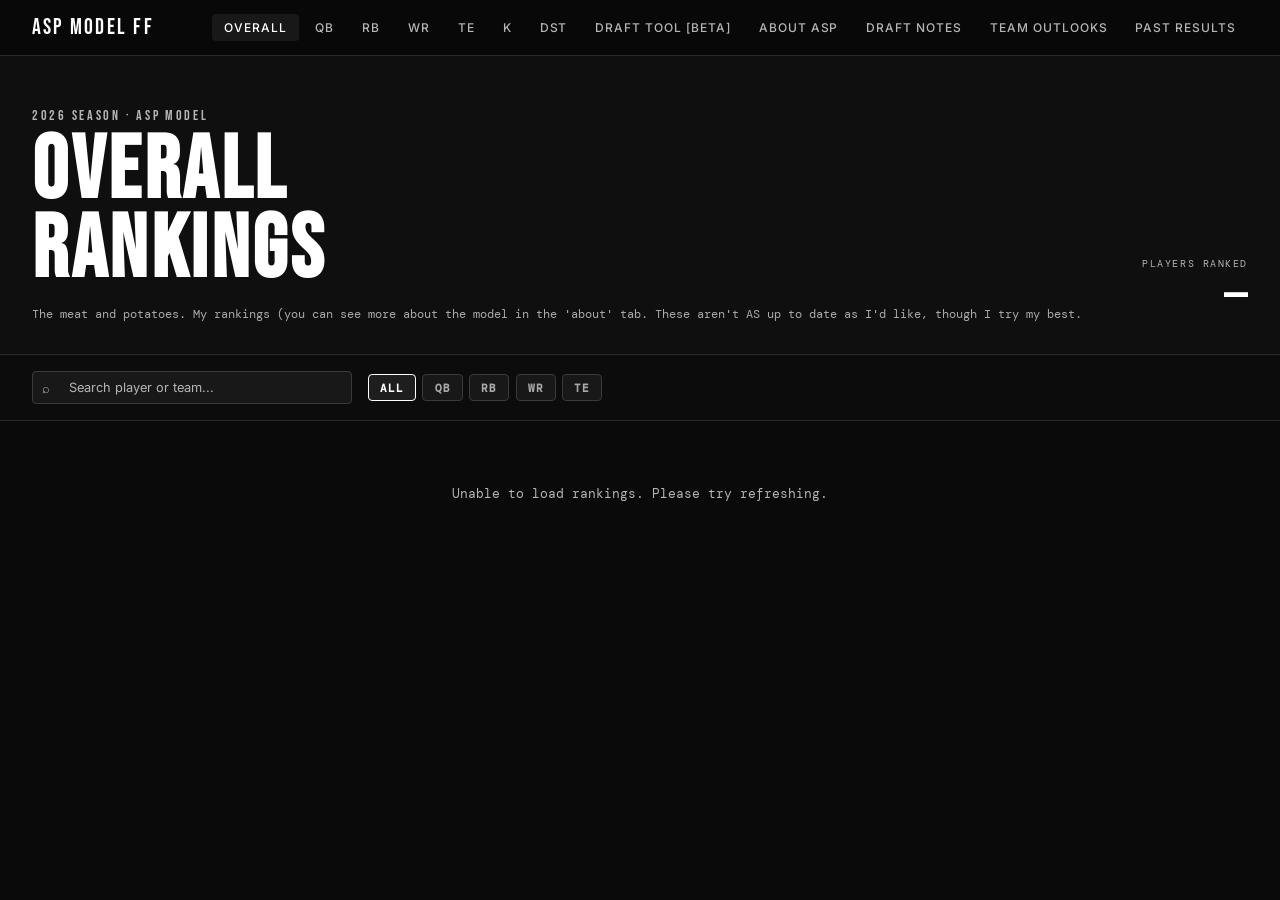
<file: index.html>
<!DOCTYPE html>
<html lang="en">
<head>
  <script async src="https://www.googletagmanager.com/gtag/js?id=G-QEQFCL7ZJY"></script>
  <script>window.dataLayer=window.dataLayer||[];function gtag(){dataLayer.push(arguments);}gtag('js',new Date());gtag('config','G-QEQFCL7ZJY');</script>
  <meta charset="UTF-8">
  <meta name="viewport" content="width=device-width, initial-scale=1.0">
  <link rel="icon" href="/favicon.ico">
  <title>Overall Rankings - ASP Model FF</title>
  <link href="https://fonts.googleapis.com/css2?family=Bebas+Neue&family=DM+Mono:wght@400;500&family=Inter:wght@300;400;500;600&display=swap" rel="stylesheet">
  <link rel="stylesheet" href="styles.css">
  <style>
    .move-up    { color: #4caf50; font-size: 0.7rem; font-family: 'DM Mono', monospace; margin-left: 4px; }
    .move-up2   { color: #00e676; font-size: 0.7rem; font-family: 'DM Mono', monospace; margin-left: 4px; font-weight: 700; }
    .move-down  { color: #ef5350; font-size: 0.7rem; font-family: 'DM Mono', monospace; margin-left: 4px; }
    .move-down2 { color: #b71c1c; font-size: 0.7rem; font-family: 'DM Mono', monospace; margin-left: 4px; font-weight: 700; }
  </style>
</head>
<body>
<nav>
  <a class="nav-brand" href="index.html">ASP Model FF</a>
  <div class="nav-links">
    <a href="index.html" class="active">Overall</a>
    <a href="qb.html">QB</a><a href="rb.html">RB</a><a href="wr.html">WR</a><a href="te.html">TE</a>
    <a href="k.html">K</a><a href="dst.html">DST</a><a href="draft.html">Draft Tool [BETA]</a>
    <a href="about.html">About ASP</a><a href="draft-notes.html">Draft Notes</a>
    <a href="team-outlooks.html">Team Outlooks</a><a href="years-past.html">Past Results</a>
  </div>
  <button class="hamburger" onclick="toggleDrawer()"><span></span><span></span><span></span></button>
  <div class="drawer-overlay" onclick="toggleDrawer()"></div>
  <div class="drawer">
    <a href="index.html" class="active">Overall</a>
    <a href="qb.html">QB</a><a href="rb.html">RB</a><a href="wr.html">WR</a><a href="te.html">TE</a>
    <a href="k.html">K</a><a href="dst.html">DST</a><a href="draft.html">Draft Tool [BETA]</a>
    <a href="about.html">About ASP</a><a href="draft-notes.html">Draft Notes</a>
    <a href="team-outlooks.html">Team Outlooks</a><a href="years-past.html">Past Results</a>
  </div>
</nav>
<div class="hero">
  <div class="hero-left">
    <div class="pos-badge">2026 Season · ASP Model</div>
    <h1>Overall<br>Rankings</h1>
    <div class="hero-meta">The meat and potatoes. My rankings (you can see more about the model in the 'about' tab. These aren't AS up to date as I'd like, though I try my best.</div>
  </div>
  <div class="hero-right">
    <div class="asp-label">Players Ranked</div>
    <div class="player-count" id="player-count">—</div>
  </div>
</div>
<div class="controls">
  <div class="search-wrap">
    <span class="search-icon">⌕</span>
    <input type="text" id="search" placeholder="Search player or team..." oninput="filterTable()">
  </div>
  <div class="pos-filters">
    <button class="pos-btn active" onclick="filterPos('ALL',this)">ALL</button>
    <button class="pos-btn" onclick="filterPos('QB',this)">QB</button>
    <button class="pos-btn" onclick="filterPos('RB',this)">RB</button>
    <button class="pos-btn" onclick="filterPos('WR',this)">WR</button>
    <button class="pos-btn" onclick="filterPos('TE',this)">TE</button>
  </div>
  <div class="last-updated" id="last-updated"></div>
</div>
<div class="table-wrap">
  <div class="loading" id="loading"><div class="spinner"></div><p>Fetching rankings...</p></div>
  <table id="rankings-table" style="display:none">
    <thead>
      <tr>
        <th>Rank</th><th>Player</th><th>Team</th><th>Pos</th>
        <th class="sortable sorted" id="asp-header">ASP v2 <span class="sort-arrow">↓</span></th>
      </tr>
    </thead>
    <tbody id="table-body"></tbody>
  </table>
  <div class="error-msg" id="error-msg" style="display:none">Unable to load rankings. Please try refreshing.</div>
</div>
<div class="modal-overlay" id="modal-overlay" onclick="closeModal(event)">
  <div class="modal">
    <button class="modal-close" onclick="closeModalDirect()">✕</button>
    <div class="modal-pos" id="modal-pos"></div>
    <div class="modal-name" id="modal-name"></div>
    <div class="modal-stats" id="modal-stats"></div>
    <div id="modal-notes"></div>
  </div>
</div>
<script>
const SHEET_URL    = 'https://docs.google.com/spreadsheets/d/e/2PACX-1vRR7MWIjXK8ZMZBUZScwDM3nmNX2OtFPbQ1Oe72qAsC2uisQG5TA2nb40jkvIcaiiIEM-EnLx_WGNPl/pub?gid=255609940&single=true&output=csv';
const SNAPSHOT_URL = 'https://docs.google.com/spreadsheets/d/e/2PACX-1vRR7MWIjXK8ZMZBUZScwDM3nmNX2OtFPbQ1Oe72qAsC2uisQG5TA2nb40jkvIcaiiIEM-EnLx_WGNPl/pub?gid=1575221792&single=true&output=csv';
const TEAM_COLORS = {ARI:'#97233f',ATL:'#a71930',BAL:'#241773',BUF:'#00338d',CAR:'#0085ca',CHI:'#c83803',CIN:'#fb4f14',CLE:'#ff3c00',DAL:'#003594',DEN:'#fb4f14',DET:'#0076b6',GB:'#203731',HOU:'#03202f',IND:'#002c5f',JAX:'#006778',KC:'#e31837',LAC:'#0080c6',LAR:'#003594',LV:'#000000',MIA:'#008e97',MIN:'#4f2683',NE:'#c60c30',NO:'#D9D982',NYG:'#0b2265',NYJ:'#125740',PHI:'#004c54',PIT:'#ffb612',SEA:'#29FF00',SF:'#aa0000',TB:'#d50a0a',TEN:'#4b92db',WSH:'#773141'};
const TEAM_NAMES = {ARI:'Arizona\nCardinals',ATL:'Atlanta\nFalcons',BAL:'Baltimore\nRavens',BUF:'Buffalo\nBills',CAR:'Carolina\nPanthers',CHI:'Chicago\nBears',CIN:'Cincinnati\nBengals',CLE:'Cleveland\nBrowns',DAL:'Dallas\nCowboys',DEN:'Denver\nBroncos',DET:'Detroit\nLions',GB:'Green Bay\nPackers',HOU:'Houston\nTexans',IND:'Indianapolis\nColts',JAX:'Jacksonville\nJaguars',KC:'Kansas City\nChiefs',LAC:'LA\nChargers',LAR:'LA\nRams',LV:'Las Vegas\nRaiders',MIA:'Miami\nDolphins',MIN:'Minnesota\nVikings',NE:'New England\nPatriots',NO:'New Orleans\nSaints',NYG:'New York\nGiants',NYJ:'New York\nJets',PHI:'Philadelphia\nEagles',PIT:'Pittsburgh\nSteelers',SEA:'Seattle\nSeahawks',SF:'San Francisco\n49ers',TB:'Tampa Bay\nBuccaneers',TEN:'Tennessee\nTitans',WSH:'Washington\nCommanders'};
let allRows=[],sortAsc=false,activePosFilter='ALL',movementMap={};
function parseCSV(text){return text.trim().split('\n').map(line=>{const cols=[];let cur='';let inQ=false;for(let i=0;i<line.length;i++){if(line[i]==='"'){inQ=!inQ;}else if(line[i]===','&&!inQ){cols.push(cur.trim());cur='';}else{cur+=line[i];}}cols.push(cur.trim());return cols;});}
function teamColor(a){return TEAM_COLORS[a]||'#bbbbbb';}
function buildMovementMap(snapText){
  const rows=parseCSV(snapText);if(!rows.length)return{};
  const totalCols=rows[0].length;if(totalCols<2)return{};
  const oldCol=Math.max(0,totalCols-4),newCol=totalCols-1;
  const oldR={},newR={};
  for(let r=1;r<rows.length;r++){
    const oc=rows[r][oldCol]||'',nc=rows[r][newCol]||'';
    if(oc.includes('|')){const[n,rk]=oc.split('|');if(n)oldR[n.trim()]=parseInt(rk);}
    if(nc.includes('|')){const[n,rk]=nc.split('|');if(n)newR[n.trim()]=parseInt(rk);}
  }
  const map={};for(const name of Object.keys(newR)){if(oldR[name]!==undefined)map[name]=oldR[name]-newR[name];}
  return map;
}
function movementBadge(name){
  const d=movementMap[name];if(!d||d===0)return'';
  if(d>=15)return`<span class="move-up2" title="Up ${d} spots">▲▲${d}</span>`;
  if(d>0)return`<span class="move-up" title="Up ${d} spots">▲${d}</span>`;
  if(d<=-15)return`<span class="move-down2" title="Down ${Math.abs(d)} spots">▼▼${Math.abs(d)}</span>`;
  return`<span class="move-down" title="Down ${Math.abs(d)} spots">▼${Math.abs(d)}</span>`;
}
async function loadData(){
  try{
    const[mainRes,snapRes]=await Promise.all([fetch(SHEET_URL),fetch(SNAPSHOT_URL)]);
    const[mainText,snapText]=await Promise.all([mainRes.text(),snapRes.text()]);
    const rows=parseCSV(mainText);
    allRows=rows.slice(1).filter(r=>r[0]&&r[0].trim());
    movementMap=buildMovementMap(snapText);
    document.getElementById('loading').style.display='none';
    document.getElementById('rankings-table').style.display='table';
    document.getElementById('player-count').textContent=allRows.length;
    const masterRows=parseCSV(mainText);
    const rawDate=masterRows[2]&&masterRows[2][9]?masterRows[2][9]:'';
    const dateObj=rawDate?new Date(rawDate):null;
    const formatted=dateObj?dateObj.toLocaleDateString('en-US',{month:'long',day:'numeric',year:'numeric'}):'';
    document.getElementById('last-updated').textContent=formatted?'Updated: '+formatted:'';
    renderTable(getFiltered());
  }catch(e){document.getElementById('loading').style.display='none';document.getElementById('error-msg').style.display='block';}
}
function getFiltered(){const q=document.getElementById('search').value.toLowerCase();return allRows.filter(r=>{const pos=(r[2]||'').toUpperCase();const posMatch=activePosFilter==='ALL'||pos===activePosFilter||pos.startsWith(activePosFilter);const searchMatch=!q||r.some(v=>v.toLowerCase().includes(q));return posMatch&&searchMatch;});}
function renderTable(rows){
  const tbody=document.getElementById('table-body');tbody.innerHTML='';
  rows.forEach((vals,i)=>{
    const tr=document.createElement('tr');tr.style.cursor='pointer';tr.addEventListener('click',()=>openModal(vals));
    tr.className=i===0?'rank-1':i===1?'rank-2':i===2?'rank-3':'';tr.style.animationDelay=Math.min(i*0.015,0.4)+'s';
    const asp=parseFloat(vals[3]),team=(vals[1]||'').trim(),name=vals[0]||'—';
    tr.innerHTML=`<td>${i+1}</td><td><span class="player-name">${name}</span>${movementBadge(name)}</td><td><span class="team-badge" style="color:${teamColor(team)}">${team||'—'}</span></td><td><span class="pos-tag">${vals[2]||'—'}</span></td><td><span class="asp-score">${!isNaN(asp)?asp.toFixed(2):'—'}</span></td>`;
    tbody.appendChild(tr);
  });
}
function filterTable(){renderTable(getFiltered());}
function filterPos(pos,btn){activePosFilter=pos;document.querySelectorAll('.pos-btn').forEach(b=>b.classList.remove('active'));btn.classList.add('active');renderTable(getFiltered());}
document.getElementById('asp-header').addEventListener('click',()=>{sortAsc=!sortAsc;document.querySelector('#asp-header .sort-arrow').textContent=sortAsc?'↑':'↓';allRows.sort((a,b)=>{const an=parseFloat(a[3]),bn=parseFloat(b[3]);if(!isNaN(an)&&!isNaN(bn))return sortAsc?an-bn:bn-an;return 0;});renderTable(getFiltered());});
function openModal(vals){document.getElementById('modal-pos').textContent='2026 Season';document.getElementById('modal-name').textContent=vals[0]||'—';document.getElementById('modal-stats').innerHTML=`<div class="modal-stat"><span class="modal-stat-label">Team</span><span class="modal-stat-value" style="color:#fff;white-space:pre-line;line-height:1.3">${TEAM_NAMES[(vals[1]||'').trim()]||vals[1]||'—'}</span></div><div class="modal-stat"><span class="modal-stat-label">Position</span><span class="modal-stat-value">${vals[2]||'—'}</span></div><div class="modal-stat"><span class="modal-stat-label">ASP v2</span><span class="modal-stat-value">${parseFloat(vals[3]).toFixed(2)||'—'}</span></div>`;const notes=vals[4]?vals[4].trim():'';document.getElementById('modal-notes').innerHTML=notes?`<p class="modal-notes">${notes}</p>`:`<p class="modal-no-notes">No notes yet.</p>`;document.getElementById('modal-overlay').classList.add('open');}
function closeModal(e){if(e.target===document.getElementById('modal-overlay'))closeModalDirect();}
function closeModalDirect(){document.getElementById('modal-overlay').classList.remove('open');}
function toggleDrawer(){document.body.classList.toggle('drawer-open');}
loadData();
</script>
</body>
</html>
</file>
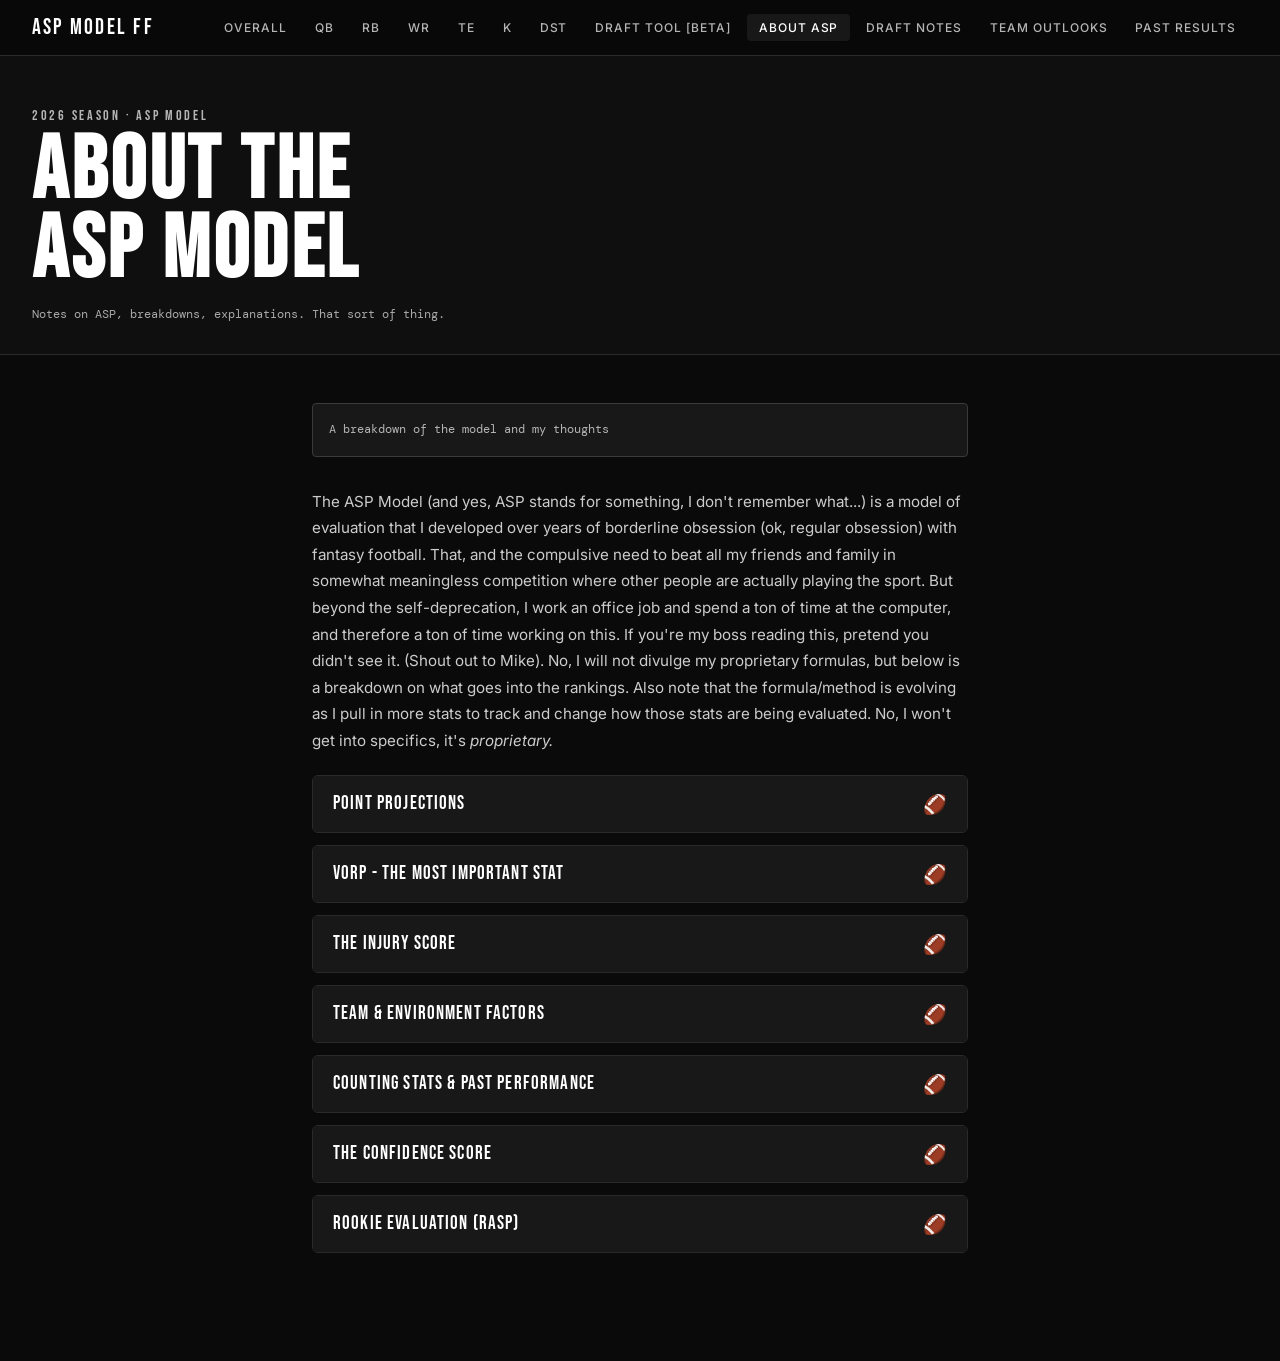
<file: about.html>
<!DOCTYPE html>
<html lang="en">
<head>
  <!-- Google tag (gtag.js) -->
<script async src="https://www.googletagmanager.com/gtag/js?id=G-QEQFCL7ZJY"></script>
<script>
  window.dataLayer = window.dataLayer || [];
  function gtag(){dataLayer.push(arguments);}
  gtag('js', new Date());
  gtag('config', 'G-QEQFCL7ZJY');
</script>
<meta charset="UTF-8">
<meta name="viewport" content="width=device-width, initial-scale=1.0">
<link rel="icon" href="/favicon.ico">
<title>About the ASP Model - ASP Model FF</title>
<link href="https://fonts.googleapis.com/css2?family=Bebas+Neue&family=DM+Mono:wght@400;500&family=Inter:wght@300;400;500;600&display=swap" rel="stylesheet">
<link rel="stylesheet" href="styles.css">
</head>
<body>
<nav>
  <a class="nav-brand" href="index.html">ASP Model FF</a>
  <div class="nav-links">
    <a href="index.html">Overall</a>
    <a href="qb.html">QB</a>
    <a href="rb.html">RB</a>
    <a href="wr.html">WR</a>
    <a href="te.html">TE</a>
    <a href="k.html">K</a>
    <a href="dst.html">DST</a>
    <a href="draft.html">Draft Tool [BETA]</a>
    <a href="about.html" class="active">About ASP</a>
    <a href="draft-notes.html">Draft Notes</a>
    <a href="team-outlooks.html">Team Outlooks</a>
    <a href="years-past.html">Past Results</a>
  </div>
  <button class="hamburger" onclick="toggleDrawer()">
    <span></span><span></span><span></span>
  </button>
  <div class="drawer-overlay" onclick="toggleDrawer()"></div>
  <div class="drawer">
    <a href="index.html">Overall</a>
    <a href="qb.html">QB</a>
    <a href="rb.html">RB</a>
    <a href="wr.html">WR</a>
    <a href="te.html">TE</a>
    <a href="k.html">K</a>
    <a href="dst.html">DST</a>
    <a href="draft.html">Draft Tool [BETA]</a>
    <a href="about.html" class="active">About ASP</a>
    <a href="draft-notes.html">Draft Notes</a>
    <a href="team-outlooks.html">Team Outlooks</a>
    <a href="years-past.html">Past Results</a>
  </div>
</nav>

<div class="hero">
  <div class="hero-left">
    <div class="pos-badge">2026 Season · ASP Model</div>
    <h1>About the<br>ASP Model</h1>
    <div class="hero-meta">Notes on ASP, breakdowns, explanations. That sort of thing.</div>
  </div>
</div>

<div class="content">
  <div class="placeholder-note">A breakdown of the model and my thoughts</div>

  <p>The ASP Model (and yes, ASP stands for something, I don't remember what...) is a model of evaluation that I developed over years of borderline obsession (ok, regular obsession) with fantasy football. That, and the compulsive need to beat all my friends and family in somewhat meaningless competition where other people are actually playing the sport. But beyond the self-deprecation, I work an office job and spend a ton of time at the computer, and therefore a ton of time working on this. If you're my boss reading this, pretend you didn't see it. (Shout out to Mike). No, I will not divulge my proprietary formulas, but below is a breakdown on what goes into the rankings. Also note that the formula/method is evolving as I pull in more stats to track and change how those stats are being evaluated. No, I won't get into specifics, it's <i>proprietary.</i></p>

  <!-- POINT PROJECTIONS -->
  <div class="section" id="s1">
    <div class="section-header" onclick="toggleSection('s1')">
      <span class="section-title">Point Projections</span>
      <span class="section-football">🏈</span>
    </div>
    <div class="section-body">
      <p>Point projections are the bread and butter of everyone's rankings - not just mine. While I am not at the point of generating my own from scratch (at least not yet), I do use an aggregation of sources. Vegas's season-long props are also factored in, because the house always wins. Regardless of your opinion on sports betting, it's in the sportsbooks' best interest to gather as much information as possible to make the most amount of money. It's well-known that Vegas has access to more info about players than the average joe, so it can be a great resource. Given this, players' ASP scores (and therefore rankings) change as the offseason progresses, between injury news, training camp news, the draft, trades, FA acquisitons, coaching, etc etc etc. The rankings that are here in March will not be the same that are here in August.</p>
    </div>
  </div>

  <!-- VORP -->
  <div class="section" id="s2">
    <div class="section-header" onclick="toggleSection('s2')">
      <span class="section-title">VORP - The Most Important Stat</span>
      <span class="section-football">🏈</span>
    </div>
    <div class="section-body">
      <p>The king of stats, at least in my opinion, is VORP. Value over replacement player. This is your positional value and a huge component of the ASP score. And yes, I know this is league format specific. As of right now, my rankings are assuming half-ppr, non-superflex, non TEP leagues. Bog standard, with a team layout of 1 QB, 2 WR, 2 RB, 1 TE, 1 FLEX, DST, K, and then a handful of bench players and an IR slot. Like I said, standard. At some point in the future, I may make additional sheets for those league formats, though generally people playing in those leagues (or dynasty ones!) have their own methods of player evaluation.</p>
      <p>It's always an estimate, since you never know who the waiver wire heroes will be in a given year, or how many of a certain position someone in your league may be holding, but the model gets it close enough. It's why you'll never see QBs before round 3 (and even that I'm a bit dubious on, but that's a topic for a different page) and why the vast majority of the early picks are RBs and WRs. Each team will be playing five of those two groups a week, and those players SHOULD make up the majority of their benches as well. Whereas in a typical league, teams start one QB and might have an additional one on the bench.</p>
    </div>
  </div>

  <!-- THE INJURY SCORE -->
  <div class="section" id="s3">
    <div class="section-header" onclick="toggleSection('s3')">
      <span class="section-title">The Injury Score</span>
      <span class="section-football">🏈</span>
    </div>
    <div class="section-body">
      <p>Injuries. Oh, injuries. This is a subjective score. Not all injuries are created equal, nor is the soft tissue of every player. Some injuries really are freak accidents and not a result of a player being "injury prone." Think, Mahomes diving backwards into Rashee Rice's leg in 2024, or Teddy B's hospital neck breaker to Jalen McMillan in the 2025 preseason. I am not taking points off for that, I don't consider that chronic. There are other players though that seem to constantly have a hamstring, or an ankle, and you can really only count on for 12 games a year. Now those may be a great 12 games, but 12 is not 17 and availability is the best ability. Some players will also play through anything, like Amon-Ra. So yes, while it is a subjective score, it is based in fact... Now, should there be a subscore for players near that electrical substation?</p>
    </div>
  </div>

  <!-- TEAM & ENVIRONMENT -->
  <div class="section" id="s4">
    <div class="section-header" onclick="toggleSection('s4')">
      <span class="section-title">Team &amp; Environment Factors</span>
      <span class="section-football">🏈</span>
    </div>
    <div class="section-body">
      <p>Football is, as we all know, a team sport. Some aspects of the team and environment are weighted into the ASP score. Strength of schedule, offensive line ranking, and weather. Note that weather impacts kickers' scores the most. In some ways, these scores are subjective too. We have good data to build upon, but there are surprises every year - which is why we watch! Certain teams end up being better than expected, others worse. I still think general strength of schedule is good to include, despite not being pinpoint accurate, it is a good baseline.</p>
      <p>Same concept applies to the o-line ranking. They aren't weighted too heavily, but I like to include it as a way to give an edge or tiebreaker to players in the same round. For example, running backs with similar grades and talent, the model will give the edge to the guy who plays in worse weather and/or with a better o-line, and/or with a higher strength of schedule. I should also add that the weighting works differently depending on position. Bad weather hurts kickers and benefits RBs, for instance. I also have two o-line rankings per team, pass-blocking and run-blocking. Different skills, and some teams are only good at one or the other.</p>
    </div>
  </div>

  <!-- COUNTING STATS -->
  <div class="section" id="s5">
    <div class="section-header" onclick="toggleSection('s5')">
      <span class="section-title">Counting Stats &amp; Past Performance</span>
      <span class="section-football">🏈</span>
    </div>
    <div class="section-body">
      <p>I have age, which is self-explanatory and position-specific of course. There is also data from the prior season weighed in, which is valuable, specifically the consistency score. Though, there is a time for boom bust, high standard deviation players, and that time isn't solely best-ball leagues. It's good to have a balance between them and players with a higher floor. Also from past seasons, I weigh past PPG, as well as total games played. Again, always good to have fantasy players who are actually on the field.</p>
    </div>
  </div>

  <!-- CONFIDENCE SCORE -->
  <div class="section" id="s6">
    <div class="section-header" onclick="toggleSection('s6')">
      <span class="section-title">The Confidence Score</span>
      <span class="section-football">🏈</span>
    </div>
    <div class="section-body">
      <p>This one is completely subjective, because it is my score. Like all fantasy players, I have my hits and my misses. But anyone can just add a bunch of scores together - this score makes the list more "mine." More unique, for lack of a better descriptor. I watch a lot of football. Too much, if you ask anyone else in my life. Lot of film, lot of breakdowns. Still, I won't pretend that I am a scout or expert or coach. Regardless, consider the confidence score like my "film" score. How good is this guy? How bad?</p>
      <p>Sometimes there is a player that shines on screen, but might not get the opportunities you'd like to see in a fantasy player. Probably because they are stuck behind an even better player on the depth chart, or something similar. I give those players a high confidence score, which does boost their ASP ranking a little bit going into the next season. That, I think, can produce some real value, especially as situations change in the offseason. Again, your mileage may vary, but I was a big proponent of Daniel Jones in 2025... And Calvin Ridley, so we'll call it 50/50. Among other guys that I had starred were: Quinshon Judkins, Jaxson Smith-Njigba, Jalen Coker, Tetairoa McMillan, Emeka Egbuka, Khalil Shakir, Sam Darnold, Ricky Pearsall, and Harold Fannin Jr. Decent hit rate, I think I can do better. Though I will pat myself on the back and say that I was reaching for JSN considerably given the ADP at draft time.</p>
    </div>
  </div>

  <!-- ROOKIE EVALUATION -->
  <div class="section" id="s7">
    <div class="section-header" onclick="toggleSection('s7')">
      <span class="section-title">Rookie Evaluation (rASP)</span>
      <span class="section-football">🏈</span>
    </div>
    <div class="section-body">
      <p>Rookies won't have the same data as other players and they are evaluated differently. I don't really compare production due to the insane differences of college conferences and schedules. A WR putting up insane stats in the MAC is very different than a more modest statline from a WR in the BIG 10 or SEC. It just lacks the parity of the NFL. Because of this, rookies get their own composite score - rASP.</p>

      <div class="subsection">
        <div class="subsection-title">Age</div>
        <p>Self-explanatory. A younger prospect tends to be better, but not always. It's a very small percentage of the weighted score and is position specific.</p>
      </div>

      <div class="subsection">
        <div class="subsection-title">Draft Capital</div>
        <p>Teams are more incentivized to play higher picks. By fans, by GMs, by media. Everyone can name their team's first round pick, far fewer can name the 7th round dart throw. Less marketing-based, higher round picks tend to be better. Not always, but tend to be. There are always going to be later round heroes - Puka Nacua, anyone? And I don't think the latter round picks are totally unpredictable either, more on that later.</p>
      </div>

      <div class="subsection">
        <div class="subsection-title">Prospect Grade</div>
        <p>These are a small percentage of rASP. They are also considered in aggregate between several draft "graders." There is typically very little deviation.</p>
      </div>

      <div class="subsection">
        <div class="subsection-title">Landing Spot Score</div>
        <p>Landing spot is my favorite. It's also subjective but based in logic. Some teams are better for players of a certain position than others, and this changes multiple times a year, and during free agency prior to the season starting. It's a numeric score, obviously, but I think looking at an example is the best way to describe it.</p>
        <p>Let's look at the Raiders. We all know they are taking Fernando Mendoza with the 1st pick - it may as well be written in stone. I'd rate this landing spot close to the top. They have a good new coach, a great RB and TE. I would say that WR and O-line are a bit suspect, but they addressed both in free agency, and will address them both in the draft I'd imagine. For context: added Tyler Linderbaum at center, which is a great move on its own, but also lets Jackson Powers-Johnson move back to guard, which is his natural (read: better) position. They also added Jalen Nailor who I think is better than his stats, but was buried behind Justin Jefferson, Jordan Addison, and TJ Hockenson (all SONS), and hampered by some of the worst QB play I've ever seen. Landing spots are position specific, and quite variable year to year.</p>
      </div>

      <div class="subsection">
        <div class="subsection-title">RAS - Relative Athletic Score</div>
        <p>Pretty self explanatory. It's easier to teach an athletic freak to run better routes than it is to teach the route running technician to be bigger and taller.</p>
      </div>

      <div class="subsection">
        <div class="subsection-title">Injury Score, Confidence &amp; VORP</div>
        <p>These all factor in for rookies as well and have been defined in their own sections above.</p>
      </div>
    </div>
  </div>

</div>

<script>
  function toggleSection(id) {
    const section = document.getElementById(id);
    section.classList.toggle('open');
  }
  function toggleDrawer() { document.body.classList.toggle('drawer-open'); }
</script>
</body>
</html>
</file>
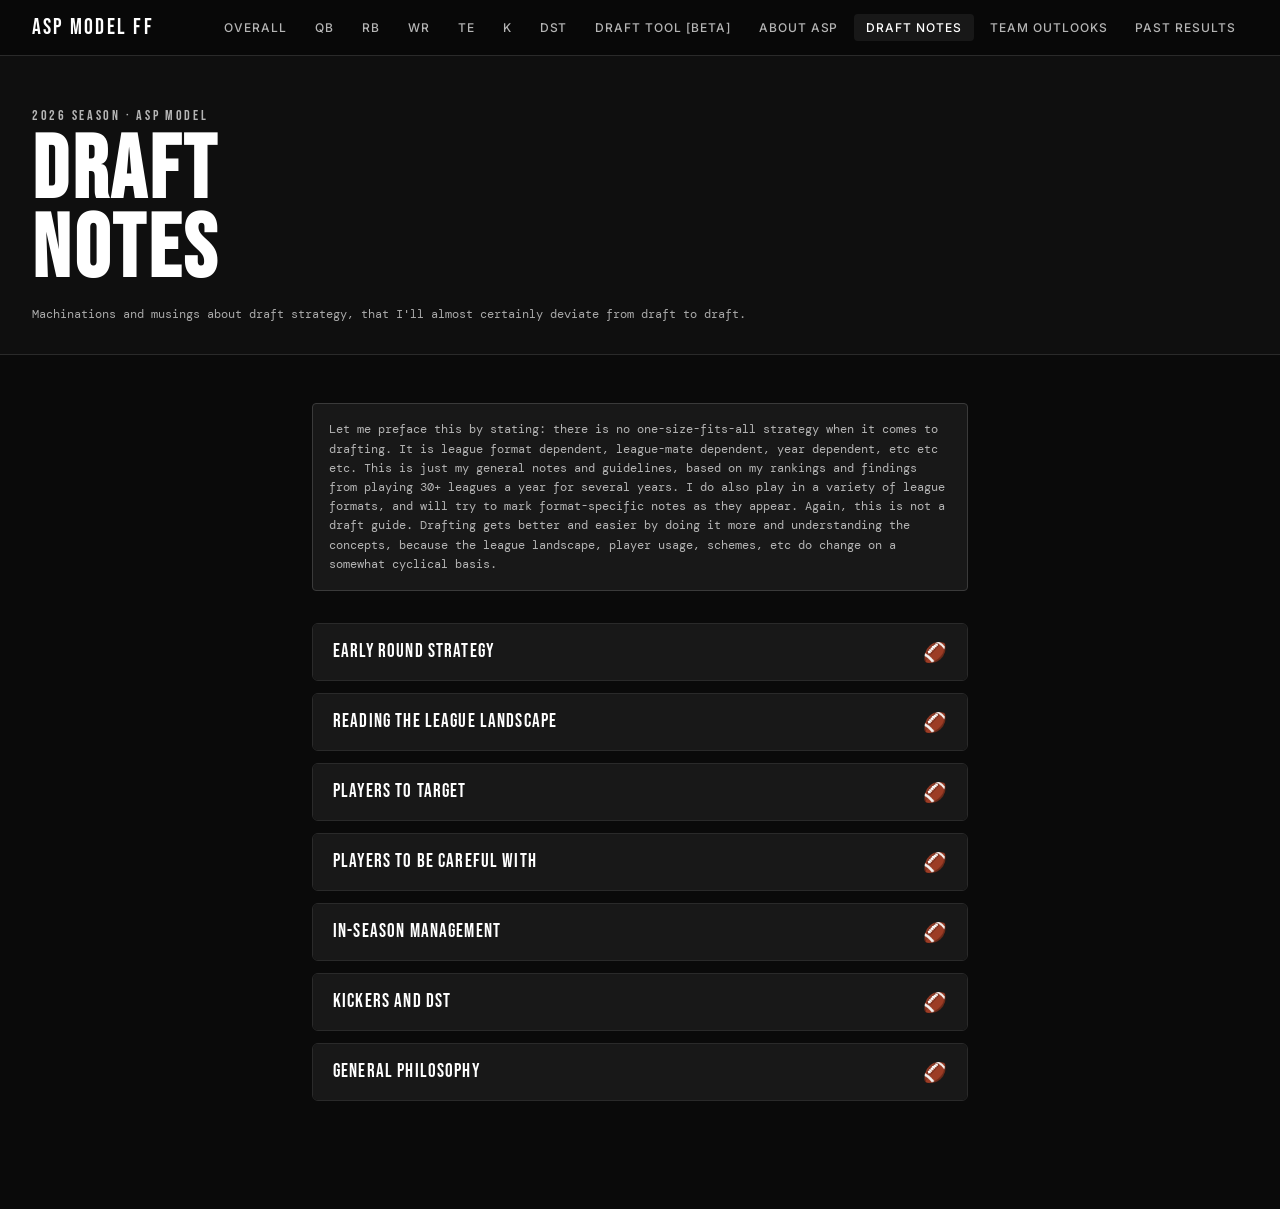
<file: draft-notes.html>
<!DOCTYPE html>
<html lang="en">
<head>
  <!-- Google tag (gtag.js) -->
<script async src="https://www.googletagmanager.com/gtag/js?id=G-QEQFCL7ZJY"></script>
<script>
  window.dataLayer = window.dataLayer || [];
  function gtag(){dataLayer.push(arguments);}
  gtag('js', new Date());
  gtag('config', 'G-QEQFCL7ZJY');
</script>
<meta charset="UTF-8">
<meta name="viewport" content="width=device-width, initial-scale=1.0">
<title>Draft Notes - ASP Model FF</title>
<link href="https://fonts.googleapis.com/css2?family=Bebas+Neue&family=DM+Mono:wght@400;500&family=Inter:wght@300;400;500;600&display=swap" rel="stylesheet">

<link href="https://fonts.googleapis.com/css2?family=Bebas+Neue&family=DM+Mono:wght@400;500&family=Inter:wght@300;400;500;600&display=swap" rel="stylesheet">
<link rel="stylesheet" href="styles.css">
  
</head>
<body>
<nav>
  <a class="nav-brand" href="index.html">ASP Model FF</a>
  <div class="nav-links">
    <a href="index.html">Overall</a>
    <a href="qb.html">QB</a>
    <a href="rb.html">RB</a>
    <a href="wr.html">WR</a>
    <a href="te.html">TE</a>
    <a href="k.html">K</a>
    <a href="dst.html">DST</a>
    <a href="draft.html">Draft Tool [BETA]</a>
    <a href="about.html">About ASP</a>
    <a href="draft-notes.html" class="active">Draft Notes</a>
    <a href="team-outlooks.html">Team Outlooks</a>
    <a href="years-past.html">Past Results</a>
  </div>
  <button class="hamburger" onclick="toggleDrawer()">
    <span></span><span></span><span></span>
  </button>
  <div class="drawer-overlay" onclick="toggleDrawer()"></div>
  <div class="drawer">
    <a href="index.html">Overall</a>
    <a href="qb.html">QB</a>
    <a href="rb.html">RB</a>
    <a href="wr.html">WR</a>
    <a href="te.html">TE</a>
    <a href="k.html">K</a>
    <a href="dst.html">DST</a>
    <a href="draft.html">Draft Tool [BETA]</a>
    <a href="about.html">About ASP</a>
    <a href="draft-notes.html" class="active">Draft Notes</a>
    <a href="team-outlooks.html">Team Outlooks</a>
    <a href="years-past.html">Past Results</a>
  </div>
</nav>

<div class="hero">
  <div class="hero-left">
    <div class="pos-badge">2026 Season · ASP Model</div>
    <h1>Draft<br>Notes</h1>
    <div class="hero-meta">Machinations and musings about draft strategy, that I'll almost certainly deviate from draft to draft.</div>
  </div>
</div>

<div class="content">
  <div class="placeholder-note">Let me preface this by stating: there is no one-size-fits-all strategy when it comes to drafting. It is league format dependent, league-mate dependent, year dependent, etc etc etc. This is just my general notes and guidelines, based on my rankings and findings from playing 30+ leagues a year for several years. I do also play in a variety of league formats, and will try to mark format-specific notes as they appear. Again, this is not a draft guide. Drafting gets better and easier by doing it more and understanding the concepts, because the league landscape, player usage, schemes, etc do change on a somewhat cyclical basis.</div>

  <!-- EARLY ROUNDS STRATEGY -->
  <div class="section" id="s1">
    <div class="section-header" onclick="toggleSection('s1')">
      <span class="section-title">Early Round Strategy</span>
      <span class="section-football">🏈</span>
    </div>
    <div class="section-body">
      <p>I'm not a fan of early TEs or QBs. I know there are some great players to be had there, I know! But personally, I've been burned by it more than it's helped, and I feel like I've missed out on some really good WR/RBs by taking an early QB, and by a lesser extent, TE. Depending on how the board falls, there are still times I do it. Like many of the points here, there are no hard and fast rules. (Don't draft a kicker until at least the 10th, and that IS a hard rule).</p>
      <p>TE used to be more of a wasteland. It's less so now. I think more guys want to be TEs, especially as kids who watched Kelce, Gronk, Gonzalez, etc play become NFL players themselves. It's a more popular position than ever, with more receiving work than ever. Thus, I feel like the reach is less valuable. There are always a few value guys every year that will get you 85% of the way there while the rest of your roster is stronger. (If you play in a TEP league, ignore this).</p>
      <p>On my teams where I have taken the early elite QB, there are some weeks where the QB will outright win you your week. I don't think it's worth the expense of the rest of the roster feeling weaker. Your mileage may vary. Also pick position does weigh in here. If I'm picking late in a bigger league (12+ members) then I'd have the 1.12, 2.1, 3.12, 4.1 picks as my first four. If there is an elite QB available at that 3/4 turn, I might take him there, knowing I get the next pick to spend elsewhere. (If you are in superflex, disregard this).</p>
      <p>Don't be scared to reach, especially in later rounds. A 1st round vs 3rd round grade - that's tough. But a 10th vs 11th, who really cares at that point. Get your guys. You'll be happier playing those teams too. ADP matters less and less for each round that passes.</p>
    </div>
  </div>

  <!-- READING THE LEAGUE LANDSCAPE -->
  <div class="section" id="s2">
    <div class="section-header" onclick="toggleSection('s2')">
      <span class="section-title">Reading the League Landscape</span>
      <span class="section-football">🏈</span>
    </div>
    <div class="section-body">
      <p>Draft strategy changes on two major cycles - yearly and (for lack of a better word) generationally. 2025 had more good WRs than RBs, at least projected before the season. All other things being equal, identify weaker positions prior to drafting, and bias players at the scarcer position. Teams where I followed this trend tended to do better.</p>
      <p>On the generational note: understand defensive schemes. Understand offensive schemes and how they adapt. Understand how different coaches scheme and how they plan given the talents and deficiencies on their teams. The NFL used to be insanely run heavy and RBs were worth their weight in gold. Then it shifted more towards the air raid, and WRs and QBs were far more valuable. Rushing QBs became more mainstream and had a huge fantasy premium. Then the 2 high safety look got popular alongside its variations, hurting the explosive passing game. Linebackers got smaller and more agile, better at coverage, worse at run defending. So the run game flourished once more. This is a long way of saying - understand the game, understand the cyclical changes.</p>
      <p>Identify positive regression candidates early, because there is value to be had there. I think the Titans will be much more fantasy relevant in 2026. No one watched them on TV, but everyone knew they sucked. Those who did watch though will see that Cam Ward is legit despite throwing to randoms most of the year with a terrible supporting cast and terrible coaching cast. They've added talent in free agency, and they have high picks to add more in the draft. The coaching situation has also improved drastically.</p>
      <p>Similarly, identify negative regression candidates. I was out on Saquon (and by and large, the Eagles) in 2025. I didn't think Patullo was a good coordinator (lol, was right about that one), but also Saquon's workload was completely unsustainable. I didn't draft him anywhere. And while I do believe in the talent of both AJ Brown and Devonta Smith, I was worried it would be too boom or bust in 2025. Largely right there as well. Another regression candidate for me in 2025 was the Lions - brain drain and a hard schedule. Still produced good points, particularly Gibbs and St. Brown, but it wasn't necessarily a "buy everyone you can" situation like the year or two prior.</p>
    </div>
  </div>

  <!-- PLAYERS TO TARGET -->
  <div class="section" id="s3">
    <div class="section-header" onclick="toggleSection('s3')">
      <span class="section-title">Players to Target</span>
      <span class="section-football">🏈</span>
    </div>
    <div class="section-body">
      <p>Read training camp reports - from every team. I know, I know. Be cynical when you read them, a lot of the beat reporters are fans. But this is a great place to find sleepers and value picks. Don't be the person sitting there during week 1 thinking "damn that guy looks good, wish I'd known and drafted him." Be the person sitting there thinking "wow, I am so happy I read all those Bears training camp reports and drafted that guy, he looks great."</p>
      <p>Rookies are great, but risky. They also have odd ADPs. Some of them get inflated and overhyped - try to avoid those. Some are seen as risky, and there can be good value there. Use your best judgement and research here, and remember that situation and landing spot matters a lot, more so for rookies than anyone else. Even for great players, it can also take time to get up to speed. Of course, by the same metric, there have been tons of amazing rookie seasons. Situation, situation, situation.</p>
      <p>Situation matters more broadly too. Take Ashton Jeanty. I think he is a phenomenal talent. His contact balance is elite and he is so good with the ball in his hands. Problem is, the 2025 Raiders had such a terrible offensive line. He was getting hit behind the line most carries - terrible blocking, terrible play calls, terrible scheming. And while he still put up a plenty respectable season, anyone who watched him play knows there is so much more meat on the bone. But despite talent, situation does matter. See also: Sam Darnold, Daniel Jones.</p>
    </div>
  </div>

  <!-- PLAYERS TO BE CAREFUL WITH -->
  <div class="section" id="s4">
    <div class="section-header" onclick="toggleSection('s4')">
      <span class="section-title">Players to Be Careful With</span>
      <span class="section-football">🏈</span>
    </div>
    <div class="section-body">
      <p>I hate the term "QB proof." Some QBs are so bad that their skill players are, in fact, not QB-proof. JJ McCarthy, for instance. Justin Jefferson is an amazing talent, and still struggled to put up numbers. There is absolutely a limit. Know which QBs are trash, and which QBs may not be good but can at least feed a number one option. Like Jacoby Brissett or Jameis Winston - some lower tier guys can absolutely provide enough volume. Bonus points if they throw a pick or two and keep the score close and competitive.</p>
      <p>Sit your high picks. Not immediately, obviously. Not after one bad week. But if there is a clear pattern developing where they aren't putting up the expected points, they will cost you weeks. Don't get too attached to the draft capital, because once they are on your roster, it doesn't really matter.</p>
    </div>
  </div>

  <!-- IN-SEASON MANAGEMENT -->
  <div class="section" id="s5">
    <div class="section-header" onclick="toggleSection('s5')">
      <span class="section-title">In-Season Management</span>
      <span class="section-football">🏈</span>
    </div>
    <div class="section-body">
      <p>Injuries are not a gamebreaker. They are a gut punch, but they are not the end. I have had many teams where I've lost at least one (but often more) of my first four round picks and still made playoffs if not the final. Work the wire, work trades, play week-to-week favorable matchups.</p>
      <p>Trade! So many leagues don't trade at all and that is boring. If you draft well, it's very possible you'll have a good player or two on your bench because you just can't fit him into your lineup. Trade him away for someone at a position of need - don't get attached! (I'd be less aggressive trading in dynasty, depending on the guy's age).</p>
      <p>Generally, teams that make more moves win more. In redraft particularly, the bottom of your roster should be churning on a weekly basis. Maybe someone on the depth chart had an injury in front and now is the starter, maybe he has shown flashes, maybe there has been a trade - whatever the circumstances are. Some of these guys will be one week wonders, but some of them will genuinely improve your roster and can be used as trade fodder later.</p>
    </div>
  </div>

  <!-- KICKERS AND DST -->
  <div class="section" id="s6">
    <div class="section-header" onclick="toggleSection('s6')">
      <span class="section-title">Kickers and DST</span>
      <span class="section-football">🏈</span>
    </div>
    <div class="section-body">
      <p>Don't reach for kickers. I know Brandon Aubrey is amazing, and anyone who watches football with me knows I am a huge special teams enthusiast. It's an underrated phase of the game that can have huge impact. Looking at you, 2010 Chargers. But in terms of fantasy, you'll see an elite kicker or two go early - and I mean EARLY. It's just not worth the draft capital, as every year there are at least 2 top kickers free on waivers. Also, it's kind of a high volatility position, even for the best guys. The rest of the team still has to create the opportunity for them to get to kick, and we want field goals not extra points, which can be hard to forecast. Weather is also a major factor. Just not worth the draft capital in my opinion, especially in ranges where you are drafting valuable depth rather than dart throws.</p>
      <p>This is also why I don't have round grades on kickers and DST. I'll rank them, sure. But even the best of the best rankings for those two positions feel like a crapshoot. I'll have my ranking, but it seems to get thrown out almost every year.</p>
      <p>Look at past data - the best kickers are only 2-3 points better per game than the median kickers. Typically. Just don't think it is worth the reach. I'd rather have better depth at my premium positions.</p>
      <p>Similar thoughts for DST. So much of fantasy is focused on offense that defense really takes a back seat. There are certainly analysts that understand defenses well, but they are fewer and further between. Streaming D/ST against bad teams is fine most of the time, and like kickers, D/ST is not worth reaching on. Also, defensive scoring changes drastically between leagues and more and more leagues are axing it altogether - so your mileage may vary significantly here.</p>
    </div>
  </div>

  <!-- GENERAL PHILOSOPHY -->
  <div class="section" id="s7">
    <div class="section-header" onclick="toggleSection('s7')">
      <span class="section-title">General Philosophy</span>
      <span class="section-football">🏈</span>
    </div>
    <div class="section-body">
      <p>Lots of the fantasy experts online aren't that great. Make your own decisions. Similarly, trust your gut and your eyes. You watch football - use that knowledge.</p>
      <p>Don't reach for kickers until at least round 10. That one is a hard rule, not a guideline.</p>
      <p>The rankings and model are a tool, not a gospel. I built this to give myself an edge and to organize my thinking. You should use it the same way - as a starting point, not an endpoint. The best drafters combine data with instinct, and know when to deviate from their board.</p>
    </div>
  </div>

</div>

<script>
  function toggleSection(id) {
    const section = document.getElementById(id);
    section.classList.toggle('open');
  }
  function toggleDrawer() { document.body.classList.toggle('drawer-open'); }
</script>
</body>
</html>
</file>
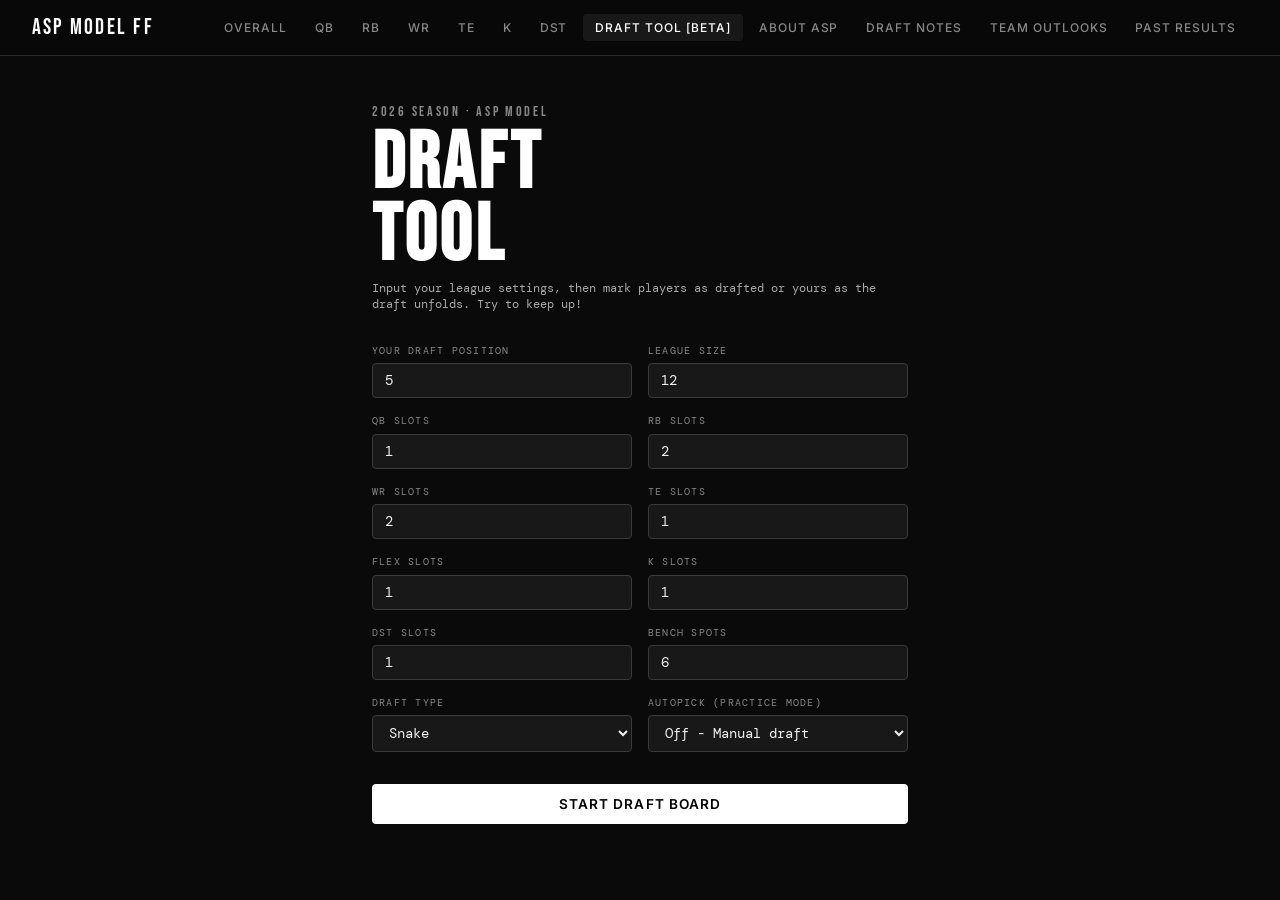
<file: draft.html>
<!DOCTYPE html>
<html lang="en">
<head>
  <!-- Google tag (gtag.js) -->
  <script async src="https://www.googletagmanager.com/gtag/js?id=G-QEQFCL7ZJY"></script>
  <script>
    window.dataLayer = window.dataLayer || [];
    function gtag(){dataLayer.push(arguments);}
    gtag('js', new Date());
    gtag('config', 'G-QEQFCL7ZJY');
  </script>
  <meta charset="UTF-8">
  <meta name="viewport" content="width=device-width, initial-scale=1.0">
  <title>Draft Tool - ASP Model FF</title>
  <link href="https://fonts.googleapis.com/css2?family=Bebas+Neue&family=DM+Mono:wght@400;500&family=Inter:wght@300;400;500;600&display=swap" rel="stylesheet">
  <style>
    :root {
      --bg: #0a0a0a; --surface: #181818; --border: #2a2a2a; --border-bright: #3a3a3a;
      --text: #f0f0f0; --muted: #888888; --accent: #ffffff;
    }
    * { margin: 0; padding: 0; box-sizing: border-box; }
    body { background: var(--bg); color: var(--text); font-family: 'Inter', sans-serif; min-height: 100vh; display: flex; flex-direction: column; }

    nav { display: flex; align-items: center; justify-content: space-between; padding: 0 2rem; height: 56px; border-bottom: 1px solid var(--border); background: #080808; position: sticky; top: 0; z-index: 100; flex-shrink: 0; }
    .nav-brand { font-family: 'Bebas Neue', sans-serif; font-size: 1.4rem; letter-spacing: 0.1em; color: var(--accent); text-decoration: none; }
    .nav-links { display: flex; gap: 0.25rem; }
    .nav-links a { color: var(--muted); text-decoration: none; font-size: 0.75rem; font-weight: 500; letter-spacing: 0.08em; text-transform: uppercase; padding: 0.4rem 0.75rem; border-radius: 4px; transition: color 0.15s, background 0.15s; }
    .nav-links a:hover { color: var(--text); background: var(--surface); }
    .nav-links a.active { color: var(--accent); background: var(--surface); }
    .hamburger { display: none; flex-direction: column; gap: 5px; cursor: pointer; padding: 4px; background: none; border: none; }
    .hamburger span { display: block; width: 22px; height: 2px; background: #fff; border-radius: 2px; transition: all 0.2s; }
    .drawer { position: fixed; top: 0; right: -280px; width: 280px; height: 100vh; background: #0a0a0a; border-left: 1px solid #2a2a2a; z-index: 200; transition: right 0.3s ease; padding: 5rem 2rem 2rem; display: flex; flex-direction: column; gap: 0.5rem; }
    .drawer a { color: #888; text-decoration: none; font-size: 0.9rem; font-weight: 500; letter-spacing: 0.08em; text-transform: uppercase; padding: 0.75rem 0; border-bottom: 1px solid #1a1a1a; transition: color 0.15s; }
    .drawer a:hover, .drawer a.active { color: #fff; }
    .drawer-overlay { display: none; position: fixed; inset: 0; background: rgba(0,0,0,0.6); z-index: 199; }
    .drawer-open .drawer { right: 0; }
    .drawer-open .drawer-overlay { display: block; }
    @media (max-width: 600px) {
      nav { padding: 0 1rem; }
      .nav-links { display: none; }
      .hamburger { display: flex; }
    }

    /* SETUP */
    .setup-screen { padding: 3rem 2rem 4rem; max-width: 600px; margin: 0 auto; width: 100%; }
    .pos-badge { font-family: 'Bebas Neue', sans-serif; font-size: 0.85rem; letter-spacing: 0.2em; color: var(--muted); margin-bottom: 0.5rem; }
    .setup-screen h1 { font-family: 'Bebas Neue', sans-serif; font-size: clamp(3rem, 8vw, 5rem); letter-spacing: 0.04em; line-height: 0.9; color: var(--accent); margin-bottom: 0.5rem; }
    .setup-screen .sub { font-family: 'DM Mono', monospace; font-size: 0.75rem; color: #aaa; margin-bottom: 2rem; }
    .settings-grid { display: grid; grid-template-columns: 1fr 1fr; gap: 1rem; margin-bottom: 2rem; }
    .setting-row { display: flex; flex-direction: column; gap: 0.4rem; }
    .setting-row label { font-size: 0.65rem; letter-spacing: 0.12em; text-transform: uppercase; color: #888; font-family: 'DM Mono', monospace; }
    .setting-row input, .setting-row select { background: var(--surface); border: 1px solid var(--border-bright); color: var(--text); padding: 0.5rem 0.75rem; border-radius: 4px; font-size: 0.85rem; width: 100%; outline: none; font-family: 'DM Mono', monospace; }
    .setting-row input:focus, .setting-row select:focus { border-color: #666; }
    .start-btn { background: #fff; color: #000; border: none; padding: 0.75rem 2rem; font-size: 0.85rem; font-weight: 600; letter-spacing: 0.08em; text-transform: uppercase; border-radius: 4px; cursor: pointer; width: 100%; font-family: 'Inter', sans-serif; }
    .start-btn:hover { background: #e0e0e0; }

    /* DRAFT SCREEN */
    .draft-screen { display: none; flex: 1; flex-direction: column; min-height: 0; }
    .draft-header { background: #080808; border-bottom: 1px solid #222; padding: 0.65rem 1.5rem; display: flex; align-items: center; gap: 1rem; flex-wrap: wrap; flex-shrink: 0; }
    .draft-title { font-family: 'Bebas Neue', sans-serif; font-size: 1.1rem; letter-spacing: 0.1em; color: var(--accent); }
    .pick-counter { font-family: 'DM Mono', monospace; font-size: 0.75rem; color: #aaa; }
    .roster-summary { display: flex; gap: 0.4rem; flex-wrap: wrap; margin-left: auto; }
    .slot-badge { font-family: 'DM Mono', monospace; font-size: 0.65rem; padding: 0.2rem 0.45rem; border-radius: 3px; border: 1px solid #333; background: #181818; color: #aaaaaa; }
    .slot-badge.need { border-color: #666; color: #fff; background: #222; }
    .reset-btn { background: none; border: 1px solid #333; color: #888; padding: 0.3rem 0.75rem; border-radius: 4px; font-size: 0.7rem; cursor: pointer; letter-spacing: 0.05em; text-transform: uppercase; font-family: 'DM Mono', monospace; }
    .reset-btn:hover { color: #fff; border-color: #666; }

    /* AUTOPICK TOGGLE */
    .autopick-toggle { display: flex; align-items: center; gap: 0.5rem; }
    .autopick-toggle label { font-family: 'DM Mono', monospace; font-size: 0.65rem; letter-spacing: 0.08em; text-transform: uppercase; color: #888; cursor: pointer; }
    .toggle-switch { position: relative; width: 36px; height: 20px; cursor: pointer; }
    .toggle-switch input { opacity: 0; width: 0; height: 0; }
    .toggle-slider { position: absolute; inset: 0; background: #333; border-radius: 20px; transition: 0.2s; border: 1px solid #444; }
    .toggle-slider:before { content: ''; position: absolute; width: 14px; height: 14px; left: 2px; top: 2px; background: #888; border-radius: 50%; transition: 0.2s; }
    .toggle-switch input:checked + .toggle-slider { background: #1a2e1a; border-color: #2a5a2a; }
    .toggle-switch input:checked + .toggle-slider:before { transform: translateX(16px); background: #6acc6a; }

    .suggestions-bar { padding: 0.6rem 1.5rem; border-bottom: 1px solid #222; background: #0e0e0e; flex-shrink: 0; }
    .sug-label { font-size: 0.6rem; letter-spacing: 0.1em; text-transform: uppercase; color: #aaaaaa; font-family: 'DM Mono', monospace; margin-bottom: 0.4rem; }
    .sug-pills { display: flex; gap: 0.4rem; flex-wrap: wrap; }
    .sug-pill { background: #1a2a1a; border: 1px solid #2a4a2a; color: #8acc8a; font-family: 'DM Mono', monospace; font-size: 0.68rem; padding: 0.2rem 0.6rem; border-radius: 3px; cursor: pointer; }
    .sug-pill:hover { background: #2a4a2a; }
    .sug-pill.urgent { background: #2a1a1a; border-color: #5a2a2a; color: #ca8a8a; }
    .sug-pill.urgent:hover { background: #4a2a2a; }

    /* CPU PICK ANNOUNCEMENT */
    .cpu-announce { padding: 0.5rem 1.5rem; background: #0a1a0a; border-bottom: 1px solid #1a3a1a; font-family: 'DM Mono', monospace; font-size: 0.75rem; color: #6acc6a; display: none; flex-shrink: 0; }
    .cpu-announce.visible { display: block; }

    .draft-body { display: flex; flex: 1; overflow: hidden; min-height: 0; }
    .available-panel { flex: 1; display: flex; flex-direction: column; border-right: 1px solid #222; min-width: 0; }
    .panel-header { padding: 0.75rem 1rem; border-bottom: 1px solid #222; display: flex; gap: 0.5rem; align-items: center; flex-wrap: wrap; background: #0c0c0c; flex-shrink: 0; }
    .panel-label { font-size: 0.65rem; letter-spacing: 0.12em; text-transform: uppercase; color: #cccccc; font-family: 'DM Mono', monospace; }
    .search-input { background: var(--surface); border: 1px solid var(--border-bright); color: var(--text); padding: 0.35rem 0.65rem; border-radius: 4px; font-size: 0.78rem; outline: none; width: 150px; font-family: 'DM Mono', monospace; }
    .search-input:focus { border-color: #666; }
    .filter-btns { display: flex; gap: 0.25rem; margin-left: auto; flex-wrap: wrap; }
    .filter-btn { background: var(--surface); border: 1px solid var(--border-bright); color: #888; padding: 0.25rem 0.5rem; border-radius: 3px; font-size: 0.65rem; font-weight: 600; cursor: pointer; font-family: 'DM Mono', monospace; }
    .filter-btn:hover { color: #fff; border-color: #555; }
    .filter-btn.active { color: #fff; border-color: #fff; background: #222; }

    .player-list { flex: 1; overflow-y: auto; }
    .player-row { display: flex; align-items: center; padding: 0.6rem 1rem; border-bottom: 1px solid #1a1a1a; gap: 0.75rem; transition: background 0.1s; cursor: pointer; }
    .player-row:hover { background: #161616; }
    .player-rank { font-family: 'DM Mono', monospace; font-size: 0.7rem; color: #555; width: 28px; flex-shrink: 0; text-align: right; }
    .player-name-cell { flex: 0 0 180px; min-width: 0; }
    .player-name-text { font-size: 0.85rem; font-weight: 500; white-space: nowrap; overflow: hidden; text-overflow: ellipsis; color: var(--accent); }
    .player-pos-text { font-family: 'DM Mono', monospace; font-size: 0.65rem; color: #dddddd; }
    .team-tag { font-family: 'DM Mono', monospace; font-size: 0.77rem; font-weight: 600; padding: 0.15rem 0.4rem; width: 52px; text-align: center; border-radius: 3px; border: 1px solid #3a3a3a; background: #b0b0b0; flex-shrink: 0; }
    .asp-val { font-family: 'DM Mono', monospace; font-size: 0.8rem; color: #fff; width: 55px; text-align: right; flex-shrink: 0; }
    .action-btns { width: 110px; justify-content: flex-end; display: flex; gap: 0.4rem; flex-shrink: 0; }
    .draft-btn { background: #222; border: 1px solid #444; color: #ccc; padding: 0.2rem 0.5rem; border-radius: 3px; font-size: 0.65rem; cursor: pointer; font-family: 'DM Mono', monospace; }
    .draft-btn:hover { background: #444; color: #fff; }
    .my-btn { background: #1a2e1a; border: 1px solid #2a5a2a; color: #6acc6a; padding: 0.2rem 0.5rem; border-radius: 3px; font-size: 0.65rem; cursor: pointer; font-family: 'DM Mono', monospace; }
    .my-btn:hover { background: #2a4a2a; }

    .my-roster-panel { width: 320px; flex-shrink: 0; display: flex; flex-direction: column; background: #080808; }
    .roster-list { flex: 1; overflow-y: auto; padding: 0.5rem; }
    .roster-slot { padding: 0.5rem 0.65rem; border-radius: 4px; margin-bottom: 0.35rem; border: 1px solid #222; background: #111; cursor: pointer; transition: background 0.1s; }
    .roster-slot:hover { background: #1a1a1a; }
    .roster-slot.empty-slot { cursor: default; }
    .roster-slot.empty-slot:hover { background: #111; }
    .slot-label { font-size: 0.58rem; letter-spacing: 0.1em; text-transform: uppercase; color: #cccccc; font-family: 'DM Mono', monospace; margin-bottom: 0.15rem; }
    .my-roster-panel .slot-label { color: #cccccc !important; }
    .slot-player { font-size: 0.78rem; font-weight: 500; color: var(--accent); white-space: nowrap; overflow: hidden; text-overflow: ellipsis; }
    .slot-player.empty { color: #333; font-style: italic; font-size: 0.72rem; }
    .slot-sub { font-family: 'DM Mono', monospace; font-size: 0.6rem; color: #dddddd; }

    .empty-state { padding: 3rem 1rem; text-align: center; color: #444; font-family: 'DM Mono', monospace; font-size: 0.78rem; }

    /* MODAL */
    .modal-overlay { display: none; position: fixed; inset: 0; background: rgba(0,0,0,0.7); z-index: 300; align-items: center; justify-content: center; padding: 1rem; }
    .modal-overlay.open { display: flex; }
    .modal { background: #363636; border: 1px solid #3a3a3a; border-radius: 8px; padding: 2rem; max-width: 480px; width: 100%; position: relative; animation: fadeIn 0.2s ease; }
    @keyframes fadeIn { from { opacity: 0; transform: translateY(4px); } to { opacity: 1; transform: translateY(0); } }
    .modal-close { position: absolute; top: 1rem; right: 1rem; background: none; border: none; color: #888; font-size: 1.2rem; cursor: pointer; line-height: 1; }
    .modal-close:hover { color: #fff; }
    .modal-pos { font-family: 'Bebas Neue', sans-serif; font-size: 0.8rem; letter-spacing: 0.2em; color: #888; margin-bottom: 0.25rem; }
    .modal-name { font-family: 'Bebas Neue', sans-serif; font-size: 2.2rem; color: #fff; line-height: 1; margin-bottom: 1.25rem; }
    .modal-stats { display: flex; gap: 2.5rem; margin-bottom: 1.25rem; padding-bottom: 1.25rem; border-bottom: 1px solid #2a2a2a; }
    .modal-stat { display: flex; flex-direction: column; gap: 0.25rem; }
    .modal-stat-label { font-family: 'DM Mono', monospace; font-size: 0.68rem; letter-spacing: 0.15em; text-transform: uppercase; color: #999; }
    .modal-stat-value { font-family: 'DM Mono', monospace; font-size: 1rem; font-weight: 500; color: #fff; }
    .modal-notes { font-size: 0.88rem; line-height: 1.7; color: #bbb; }
    .modal-no-notes { font-family: 'DM Mono', monospace; font-size: 0.78rem; color: #555; font-style: italic; }

    /* END SCREEN */
    .end-screen { display: none; padding: 3rem 2rem 4rem; max-width: 680px; margin: 0 auto; width: 100%; }
    .end-screen h1 { font-family: 'Bebas Neue', sans-serif; font-size: clamp(3rem, 8vw, 5rem); letter-spacing: 0.04em; line-height: 0.9; color: var(--accent); margin-bottom: 0.5rem; }
    .grade-display { font-family: 'Bebas Neue', sans-serif; font-size: 6rem; line-height: 1; margin: 1.5rem 0 0.5rem; }
    .grade-sub { font-family: 'DM Mono', monospace; font-size: 0.8rem; color: #aaa; margin-bottom: 2rem; }
    .picks-breakdown { width: 100%; border-collapse: collapse; margin-bottom: 2rem; font-size: 0.82rem; }
    .picks-breakdown th { padding: 0.5rem 0.75rem; text-align: left; font-size: 0.62rem; letter-spacing: 0.1em; text-transform: uppercase; color: #666; font-family: 'DM Mono', monospace; border-bottom: 1px solid #222; }
    .picks-breakdown td { padding: 0.6rem 0.75rem; border-bottom: 1px solid #1a1a1a; font-family: 'DM Mono', monospace; }
    .pick-value { font-weight: 500; }
    .pick-value.great { color: #6acc6a; }
    .pick-value.good { color: #aae0aa; }
    .pick-value.neutral { color: #aaa; }
    .pick-value.reach { color: #e0aa6a; }
    .pick-value.big-reach { color: #ca6a6a; }
    .draft-again-btn { background: #fff; color: #000; border: none; padding: 0.75rem 2rem; font-size: 0.85rem; font-weight: 600; letter-spacing: 0.08em; text-transform: uppercase; border-radius: 4px; cursor: pointer; font-family: 'Inter', sans-serif; }
    .draft-again-btn:hover { background: #e0e0e0; }

    ::-webkit-scrollbar { width: 4px; }
    ::-webkit-scrollbar-track { background: transparent; }
    ::-webkit-scrollbar-thumb { background: #333; border-radius: 2px; }
  </style>
</head>
<body>

<nav>
  <a class="nav-brand" href="index.html">ASP Model FF</a>
  <div class="nav-links">
    <a href="index.html">Overall</a>
    <a href="qb.html">QB</a>
    <a href="rb.html">RB</a>
    <a href="wr.html">WR</a>
    <a href="te.html">TE</a>
    <a href="k.html">K</a>
    <a href="dst.html">DST</a>
    <a href="draft.html" class="active">Draft Tool [BETA]</a>
    <a href="about.html">About ASP</a>
    <a href="draft-notes.html">Draft Notes</a>
    <a href="team-outlooks.html">Team Outlooks</a>
    <a href="years-past.html">Past Results</a>
  </div>
  <button class="hamburger" onclick="toggleDrawer()">
    <span></span><span></span><span></span>
  </button>
  <div class="drawer-overlay" onclick="toggleDrawer()"></div>
  <div class="drawer">
    <a href="index.html">Overall</a>
    <a href="qb.html">QB</a>
    <a href="rb.html">RB</a>
    <a href="wr.html">WR</a>
    <a href="te.html">TE</a>
    <a href="k.html">K</a>
    <a href="dst.html">DST</a>
    <a href="draft.html" class="active">Draft Tool [BETA]</a>
    <a href="about.html">About ASP</a>
    <a href="draft-notes.html">Draft Notes</a>
    <a href="team-outlooks.html">Team Outlooks</a>
    <a href="years-past.html">Past Results</a>
  </div>
</nav>

<!-- SETUP -->
<div id="setup-screen" class="setup-screen">
  <div class="pos-badge">2026 Season · ASP Model</div>
  <h1>Draft<br>Tool</h1>
  <p class="sub">Input your league settings, then mark players as drafted or yours as the draft unfolds. Try to keep up!</p>
  <div class="settings-grid">
    <div class="setting-row"><label>Your Draft Position</label><input type="number" id="draft-pos" min="1" max="20" value="5"></div>
    <div class="setting-row"><label>League Size</label><input type="number" id="league-size" min="8" max="16" value="12"></div>
    <div class="setting-row"><label>QB Slots</label><input type="number" id="slot-qb" min="1" max="3" value="1"></div>
    <div class="setting-row"><label>RB Slots</label><input type="number" id="slot-rb" min="1" max="4" value="2"></div>
    <div class="setting-row"><label>WR Slots</label><input type="number" id="slot-wr" min="1" max="4" value="2"></div>
    <div class="setting-row"><label>TE Slots</label><input type="number" id="slot-te" min="1" max="2" value="1"></div>
    <div class="setting-row"><label>FLEX Slots</label><input type="number" id="slot-flex" min="0" max="3" value="1"></div>
    <div class="setting-row"><label>K Slots</label><input type="number" id="slot-k" min="0" max="2" value="1"></div>
    <div class="setting-row"><label>DST Slots</label><input type="number" id="slot-dst" min="0" max="2" value="1"></div>
    <div class="setting-row"><label>Bench Spots</label><input type="number" id="slot-bench" min="0" max="10" value="6"></div>
    <div class="setting-row">
      <label>Draft Type</label>
      <select id="draft-type">
        <option value="snake">Snake</option>
        <option value="straight">Straight</option>
      </select>
    </div>
    <div class="setting-row">
      <label>Autopick (Practice Mode)</label>
      <select id="autopick-mode">
        <option value="off">Off - Manual draft</option>
        <option value="on">On - CPU drafts other teams</option>
      </select>
    </div>
  </div>
  <button class="start-btn" onclick="startDraft()">Start Draft Board</button>
</div>

<!-- DRAFT SCREEN -->
<div id="draft-screen" class="draft-screen">
  <div class="draft-header">
    <span class="draft-title">ASP Draft Board</span>
    <span class="pick-counter" id="pick-counter">Pick 1 - 1.01</span>
    <div class="roster-summary" id="roster-summary"></div>
    <div class="autopick-toggle">
      <label for="autopick-live">Autopick</label>
      <label class="toggle-switch">
        <input type="checkbox" id="autopick-live" onchange="toggleAutopick()">
        <span class="toggle-slider"></span>
      </label>
    </div>
    <button class="reset-btn" onclick="resetDraft()">Reset</button>
  </div>
  <div class="cpu-announce" id="cpu-announce"></div>
  <div class="suggestions-bar">
    <div class="sug-label">Suggested picks - best available by need + ASP</div>
    <div class="sug-pills" id="suggestions"></div>
  </div>
  <div class="draft-body">
    <div class="available-panel">
      <div class="panel-header">
        <span class="panel-label">Available Players</span>
        <input class="search-input" type="text" id="search" placeholder="Search..." oninput="renderAvailable()">
        <div class="filter-btns">
          <button class="filter-btn active" onclick="setFilter('ALL',this)">ALL</button>
          <button class="filter-btn" onclick="setFilter('QB',this)">QB</button>
          <button class="filter-btn" onclick="setFilter('RB',this)">RB</button>
          <button class="filter-btn" onclick="setFilter('WR',this)">WR</button>
          <button class="filter-btn" onclick="setFilter('TE',this)">TE</button>
          <button class="filter-btn" onclick="setFilter('K',this)">K</button>
          <button class="filter-btn" onclick="setFilter('DST',this)">DST</button>
        </div>
      </div>
      <div class="player-list" id="player-list"></div>
    </div>
    <div class="my-roster-panel">
      <div class="panel-header"><span class="panel-label">My Roster</span></div>
      <div class="roster-list" id="roster-list"></div>
    </div>
  </div>
</div>

<!-- END SCREEN -->
<div id="end-screen" class="end-screen">
  <div class="pos-badge">2026 Draft Complete</div>
  <h1>Draft<br>Grade</h1>
  <div class="grade-display" id="grade-display"></div>
  <div class="grade-sub" id="grade-sub"></div>
  <table class="picks-breakdown">
    <thead>
      <tr>
        <th>Round</th>
        <th>Player</th>
        <th>Pos</th>
        <th>Round Grade</th>
        <th>Picked At</th>
        <th>Value</th>
      </tr>
    </thead>
    <tbody id="picks-tbody"></tbody>
  </table>
  <button class="draft-again-btn" onclick="resetDraft()">Draft Again</button>
</div>

<!-- MODAL -->
<div class="modal-overlay" id="modal-overlay" onclick="closeModal(event)">
  <div class="modal">
    <button class="modal-close" onclick="closeModalDirect()">x</button>
    <div class="modal-pos" id="modal-pos"></div>
    <div class="modal-name" id="modal-name"></div>
    <div class="modal-stats" id="modal-stats"></div>
    <div id="modal-notes"></div>
  </div>
</div>

<script>
const URLS = {
  overall: 'https://docs.google.com/spreadsheets/d/e/2PACX-1vRR7MWIjXK8ZMZBUZScwDM3nmNX2OtFPbQ1Oe72qAsC2uisQG5TA2nb40jkvIcaiiIEM-EnLx_WGNPl/pub?gid=255609940&single=true&output=csv',
  k: 'https://docs.google.com/spreadsheets/d/e/2PACX-1vRR7MWIjXK8ZMZBUZScwDM3nmNX2OtFPbQ1Oe72qAsC2uisQG5TA2nb40jkvIcaiiIEM-EnLx_WGNPl/pub?gid=550233438&single=true&output=csv',
  dst: 'https://docs.google.com/spreadsheets/d/e/2PACX-1vRR7MWIjXK8ZMZBUZScwDM3nmNX2OtFPbQ1Oe72qAsC2uisQG5TA2nb40jkvIcaiiIEM-EnLx_WGNPl/pub?gid=2100097516&single=true&output=csv',
  qb: 'https://docs.google.com/spreadsheets/d/e/2PACX-1vRR7MWIjXK8ZMZBUZScwDM3nmNX2OtFPbQ1Oe72qAsC2uisQG5TA2nb40jkvIcaiiIEM-EnLx_WGNPl/pub?gid=1882572102&single=true&output=csv',
  rb: 'https://docs.google.com/spreadsheets/d/e/2PACX-1vRR7MWIjXK8ZMZBUZScwDM3nmNX2OtFPbQ1Oe72qAsC2uisQG5TA2nb40jkvIcaiiIEM-EnLx_WGNPl/pub?gid=1003362593&single=true&output=csv',
  wr: 'https://docs.google.com/spreadsheets/d/e/2PACX-1vRR7MWIjXK8ZMZBUZScwDM3nmNX2OtFPbQ1Oe72qAsC2uisQG5TA2nb40jkvIcaiiIEM-EnLx_WGNPl/pub?gid=1977102314&single=true&output=csv',
  te: 'https://docs.google.com/spreadsheets/d/e/2PACX-1vRR7MWIjXK8ZMZBUZScwDM3nmNX2OtFPbQ1Oe72qAsC2uisQG5TA2nb40jkvIcaiiIEM-EnLx_WGNPl/pub?gid=2144028764&single=true&output=csv',
};

const TEAM_COLORS = {
  ARI:'#97233f',ATL:'#a71930',BAL:'#241773',BUF:'#00338d',CAR:'#0085ca',
  CHI:'#c83803',CIN:'#fb4f14',CLE:'#ff3c00',DAL:'#003594',DEN:'#fb4f14',
  DET:'#0076b6',GB:'#203731',HOU:'#03202f',IND:'#002c5f',JAX:'#006778',
  KC:'#e31837',LAC:'#0080c6',LAR:'#003594',LV:'#000000',MIA:'#008e97',
  MIN:'#4f2683',NE:'#c60c30',NO:'#D9D982',NYG:'#0b2265',NYJ:'#125740',
  PHI:'#004c54',PIT:'#ffb612',SEA:'#29FF00',SF:'#aa0000',TB:'#d50a0a',
  TEN:'#4b92db',WSH:'#773141',
};

const TEAM_NAMES = {
  ARI:'Arizona\nCardinals',ATL:'Atlanta\nFalcons',BAL:'Baltimore\nRavens',
  BUF:'Buffalo\nBills',CAR:'Carolina\nPanthers',CHI:'Chicago\nBears',
  CIN:'Cincinnati\nBengals',CLE:'Cleveland\nBrowns',DAL:'Dallas\nCowboys',
  DEN:'Denver\nBroncos',DET:'Detroit\nLions',GB:'Green Bay\nPackers',
  HOU:'Houston\nTexans',IND:'Indianapolis\nColts',JAX:'Jacksonville\nJaguars',
  KC:'Kansas City\nChiefs',LAC:'LA\nChargers',LAR:'LA\nRams',
  LV:'Las Vegas\nRaiders',MIA:'Miami\nDolphins',MIN:'Minnesota\nVikings',
  NE:'New England\nPatriots',NO:'New Orleans\nSaints',NYG:'New York\nGiants',
  NYJ:'New York\nJets',PHI:'Philadelphia\nEagles',PIT:'Pittsburgh\nSteelers',
  SEA:'Seattle\nSeahawks',SF:'San Francisco\n49ers',TB:'Tampa Bay\nBuccaneers',
  TEN:'Tennessee\nTitans',WSH:'Washington\nCommanders',
};

let allPlayers = [];
let notesMap = {};
let draftedIds = new Set();
let myPicks = [];
let myPicksAtRound = [];
let pickNumber = 1;
let settings = {};
let posFilter = 'ALL';
let autopickEnabled = false;
let autopickTimeout = null;

// CPU team state - tracks what each CPU team has drafted
let cpuTeams = {};

function parseCSV(text) {
  return text.trim().split('\n').map(line => {
    const cols = []; let cur = ''; let inQ = false;
    for (const c of line) {
      if (c === '"') { inQ = !inQ; }
      else if (c === ',' && !inQ) { cols.push(cur.trim()); cur = ''; }
      else { cur += c; }
    }
    cols.push(cur.trim()); return cols;
  });
}

function roundGradeToOverallPick(rg, leagueSize) {
  const parts = rg.toString().split('.');
  const round = parseInt(parts[0]);
  const pick = parts[1] ? parseInt(parts[1]) : 1;
  return (round - 1) * leagueSize + pick;
}

function pickNumToRoundStr(pick, leagueSize) {
  const round = Math.ceil(pick / leagueSize);
  const pickInRound = ((pick - 1) % leagueSize) + 1;
  return round + '.' + String(pickInRound).padStart(2, '0');
}

function totalRosterSize(s) {
  return s.QB + s.RB + s.WR + s.TE + s.FLEX + s.K + s.DST + s.BENCH;
}

function formatRoundGrade(rg) {
  const parts = rg.toString().split('.');
  return parts[0] + '.' + parseInt(parts[1] || '1');
}

function getMyPickNumbers(draftPos, leagueSize, totalRounds, draftType) {
  const picks = [];
  for (let round = 1; round <= totalRounds; round++) {
    let pickInRound;
    if (draftType === 'snake') {
      pickInRound = round % 2 === 1 ? draftPos : (leagueSize - draftPos + 1);
    } else {
      pickInRound = draftPos;
    }
    picks.push((round - 1) * leagueSize + pickInRound);
  }
  return picks;
}

function getPickOwner(pickNum, draftPos, leagueSize, draftType) {
  const pickInRound = ((pickNum - 1) % leagueSize) + 1;
  const round = Math.ceil(pickNum / leagueSize);
  let ownerSlot;
  if (draftType === 'snake') {
    ownerSlot = round % 2 === 1 ? pickInRound : (leagueSize - pickInRound + 1);
  } else {
    ownerSlot = pickInRound;
  }
  return ownerSlot;
}

function cpuPickPlayer(teamSlot) {
  const currentRound = Math.ceil(pickNumber / settings.size);
  const teamDrafted = cpuTeams[teamSlot] || { QB:0, RB:0, WR:0, TE:0, K:0, DST:0, total:0 };
  const s = settings.slots;

  // Build positional need weights for CPU team based on round
  let posWeights = [];

  if (currentRound <= 3) {
    posWeights = ['RB','RB','WR','WR','RB','WR','TE'];
  } else if (currentRound <= 6) {
    posWeights = ['RB','WR','RB','WR','TE','QB','RB','WR'];
  } else if (currentRound <= 9) {
    posWeights = ['RB','WR','QB','TE','RB','WR','RB','WR'];
  } else if (currentRound <= 11) {
    posWeights = ['RB','WR','QB','TE','RB','WR','DST','K'];
  } else {
    posWeights = ['RB','WR','QB','DST','K','TE','RB','WR'];
  }

  // Filter out positions already adequately filled
  const totalSlots = totalRosterSize(s);
  const remainingPicks = totalSlots - teamDrafted.total;

  posWeights = posWeights.filter(pos => {
    if (pos === 'K' && teamDrafted.K >= 1) return false;
    if (pos === 'DST' && teamDrafted.DST >= 1) return false;
    if (pos === 'QB' && teamDrafted.QB >= 2) return false;
    return true;
  });

  if (!posWeights.length) posWeights = ['RB', 'WR'];

  // Pick randomly from the weighted list
  const targetPos = posWeights[Math.floor(Math.random() * posWeights.length)];

  // Get top 10 available at that position, pick randomly from them
 const poolSize = Math.min(3 + Math.max(0, currentRound - 1), 10);

const available = allPlayers.filter(p => {
  if (draftedIds.has(p.id)) return false;
  if (targetPos === 'FLEX') return ['RB','WR','TE'].includes(p.pos);
  return p.pos === targetPos;
}).slice(0, poolSize);

const pool = available.length > 0 ? available : allPlayers.filter(p => !draftedIds.has(p.id)).slice(0, poolSize);

  // Weight toward top of pool (higher ASP = more likely) with some randomness
  const weights = pool.map((_, i) => Math.max(1, 10 - i));
  const totalWeight = weights.reduce((a, b) => a + b, 0);
  let rand = Math.random() * totalWeight;
  let chosen = pool[pool.length - 1];
  for (let i = 0; i < pool.length; i++) {
    rand -= weights[i];
    if (rand <= 0) { chosen = pool[i]; break; }
  }

  return chosen;
}

function isMyPick(pickNum) {
  return getPickOwner(pickNum, settings.pos, settings.size, settings.draftType) === settings.pos;
}

function scheduleNextCpuPick() {
  if (!autopickEnabled) return;
  if (isMyPick(pickNumber)) return;

  const delay = 1500 + Math.random() * 1500; // 2-5 seconds per CPU pick
  autopickTimeout = setTimeout(() => {
    if (!autopickEnabled) return;
    if (isMyPick(pickNumber)) return;

    const teamSlot = getPickOwner(pickNumber, settings.pos, settings.size, settings.draftType);
    const picked = cpuPickPlayer(teamSlot);
    if (!picked) return;

    // Update CPU team tracking
    if (!cpuTeams[teamSlot]) cpuTeams[teamSlot] = { QB:0, RB:0, WR:0, TE:0, K:0, DST:0, total:0 };
    const pos = picked.pos;
    if (cpuTeams[teamSlot][pos] !== undefined) cpuTeams[teamSlot][pos]++;
    cpuTeams[teamSlot].total++;

    draftedIds.add(picked.id);
    pickNumber++;

    // Show announcement
    const announce = document.getElementById('cpu-announce');
    const roundStr = pickNumToRoundStr(pickNumber - 1, settings.size);
    announce.textContent = 'Pick ' + (pickNumber - 1) + ' (' + roundStr + ') - Team ' + teamSlot + ' selects ' + picked.name + ' (' + picked.pos + ')';
    announce.classList.add('visible');

    renderAll();

    // If next pick is mine, stop and clear announcement after a moment
    if (isMyPick(pickNumber)) {
      setTimeout(() => announce.classList.remove('visible'), 3000);
      return;
    }

    // Otherwise schedule next CPU pick
    scheduleNextCpuPick();
  }, delay);
}

function toggleAutopick() {
  autopickEnabled = document.getElementById('autopick-live').checked;
  if (autopickEnabled && !isMyPick(pickNumber)) {
    scheduleNextCpuPick();
  } else if (!autopickEnabled && autopickTimeout) {
    clearTimeout(autopickTimeout);
    autopickTimeout = null;
  }
}

async function startDraft() {
  settings = {
    pos: parseInt(document.getElementById('draft-pos').value),
    draftType: document.getElementById('draft-type').value,
    size: parseInt(document.getElementById('league-size').value),
    slots: {
      QB: parseInt(document.getElementById('slot-qb').value),
      RB: parseInt(document.getElementById('slot-rb').value),
      WR: parseInt(document.getElementById('slot-wr').value),
      TE: parseInt(document.getElementById('slot-te').value),
      FLEX: parseInt(document.getElementById('slot-flex').value),
      K: parseInt(document.getElementById('slot-k').value),
      DST: parseInt(document.getElementById('slot-dst').value),
      BENCH: parseInt(document.getElementById('slot-bench').value),
    }
  };

  const startAutopick = document.getElementById('autopick-mode').value === 'on';

  document.getElementById('setup-screen').style.display = 'none';
  const ds = document.getElementById('draft-screen');
  ds.style.display = 'flex';
  ds.style.height = 'calc(100vh - 56px)';
  document.getElementById('player-list').innerHTML = '<div class="empty-state">Loading players...</div>';

  try {
    const [overallRes, kRes, dstRes, qbRes, rbRes, wrRes, teRes] = await Promise.all([
      fetch(URLS.overall), fetch(URLS.k), fetch(URLS.dst),
      fetch(URLS.qb), fetch(URLS.rb), fetch(URLS.wr), fetch(URLS.te)
    ]);
    const [overallText, kText, dstText, qbText, rbText, wrText, teText] = await Promise.all([
      overallRes.text(), kRes.text(), dstRes.text(),
      qbRes.text(), rbRes.text(), wrRes.text(), teRes.text()
    ]);

    const overallRows = parseCSV(overallText).slice(1).filter(r => r[0] && r[0].trim());
    const kRows = parseCSV(kText).slice(1).filter(r => r[0] && r[0].trim());
    const dstRows = parseCSV(dstText).slice(1).filter(r => r[0] && r[0].trim());

    const roundGradeMap = {};
    [parseCSV(qbText), parseCSV(rbText), parseCSV(wrText), parseCSV(teText)].forEach(rows => {
      rows.slice(1).forEach(r => {
        if (r[0]) {
          if (r[4]) notesMap[r[0].trim()] = r[4];
          if (r[3]) roundGradeMap[r[0].trim()] = parseFloat(r[3]);
        }
      });
    });
    kRows.forEach(r => { if (r[0] && r[3]) notesMap[r[0].trim()] = r[3]; });
    dstRows.forEach(r => { if (r[0] && r[3]) notesMap[r[0].trim()] = r[3]; });

    allPlayers = [
      ...overallRows.map((r, i) => ({
        id: 'o'+i, name: r[0], team: (r[1]||'').trim(), pos: r[2],
        asp: parseFloat(r[3]) || 0, roundGrade: roundGradeMap[r[0].trim()] || null
      })),
      ...kRows.map((r, i) => ({
        id: 'k'+i, name: r[0], team: (r[1]||'').trim(), pos: 'K',
        asp: parseFloat(r[2]) || 0, roundGrade: null
      })),
      ...dstRows.map((r, i) => ({
        id: 'd'+i, name: r[0], team: (r[1]||'').trim(), pos: 'DST',
        asp: parseFloat(r[2]) || 0, roundGrade: null
      })),
    ];

    allPlayers.sort((a, b) => b.asp - a.asp);

    if (startAutopick) {
      autopickEnabled = true;
      document.getElementById('autopick-live').checked = true;
    }

    renderAll();

    // If autopick on and first pick isn't ours, start CPU picks
    if (autopickEnabled && !isMyPick(pickNumber)) {
      scheduleNextCpuPick();
    }

  } catch(e) {
    document.getElementById('player-list').innerHTML = '<div class="empty-state">Failed to load players. Please refresh.</div>';
  }
}

function renderAll() {
  renderAvailable();
  renderRoster();
  renderSuggestions();
  updateHeader();
}

function renderAvailable() {
  const q = (document.getElementById('search').value || '').toLowerCase();
  const list = document.getElementById('player-list');
  const filtered = allPlayers.filter(p => {
    if (draftedIds.has(p.id)) return false;
    if (p.pos === 'K' && myPicks.some(m => m.pos === 'K')) return false;
    if (p.pos === 'DST' && myPicks.some(m => m.pos === 'DST')) return false;
    const posMatch = posFilter === 'ALL' || p.pos === posFilter || p.pos.startsWith(posFilter);
    const searchMatch = !q || p.name.toLowerCase().includes(q) || p.team.toLowerCase().includes(q);
    return posMatch && searchMatch;
  });

  if (!filtered.length) { list.innerHTML = '<div class="empty-state">No players available</div>'; return; }

  list.innerHTML = filtered.map(p => {
    const tc = TEAM_COLORS[p.team] || '#333';
    const globalRank = allPlayers.indexOf(p) + 1;
    return `<div class="player-row" onclick="openModal('${p.id}')">
      <span class="player-rank">${globalRank}</span>
      <div class="player-name-cell">
        <div class="player-name-text">${p.name}</div>
        <div class="player-pos-text">${p.pos}${p.roundGrade ? ' - Rd ' + formatRoundGrade(p.roundGrade) : ''}</div>
      </div>
      <span class="team-tag" style="color:${tc}">${p.team || '-'}</span>
      <span class="asp-val">${p.asp.toFixed(1)}</span>
      <div class="action-btns" onclick="event.stopPropagation()">
        <button class="my-btn" onclick="markMine('${p.id}')">Mine</button>
        <button class="draft-btn" onclick="markDrafted('${p.id}')">Drafted</button>
      </div>
    </div>`;
  }).join('');
}

function markDrafted(id) {
  if (autopickEnabled && !isMyPick(pickNumber)) return;
  draftedIds.add(id);
  pickNumber++;
  document.getElementById('cpu-announce').classList.remove('visible');
  renderAll();
  if (autopickEnabled && !isMyPick(pickNumber)) scheduleNextCpuPick();
}

function markMine(id) {
  const p = allPlayers.find(x => x.id === id);
  if (!p) return;
  if (autopickEnabled && !isMyPick(pickNumber)) return;
  draftedIds.add(id);
  myPicks.push(p);
  myPicksAtRound.push(pickNumber);
  pickNumber++;
  document.getElementById('cpu-announce').classList.remove('visible');

  const s = settings.slots;
  const totalSlots = totalRosterSize(s);
  if (myPicks.length >= totalSlots) {
    if (autopickTimeout) clearTimeout(autopickTimeout);
    showEndScreen();
    return;
  }
  renderAll();
  if (autopickEnabled && !isMyPick(pickNumber)) scheduleNextCpuPick();
}

function updateHeader() {
  const s = settings.slots;
  const counts = { QB:0, RB:0, WR:0, TE:0, K:0, DST:0 };
  for (const p of myPicks) {
    const pos = p.pos.startsWith('R-') ? p.pos.replace('R-','') : p.pos;
    if (counts[pos] !== undefined) counts[pos]++;
  }
  document.getElementById('roster-summary').innerHTML = ['QB','RB','WR','TE','K','DST'].map(pos => {
    const f = counts[pos] || 0;
    const need = f < s[pos];
    return `<span class="slot-badge${need ? ' need' : ''}">${pos} ${f}/${s[pos]}</span>`;
  }).join('');

  const totalRounds = totalRosterSize(settings.slots);
  const myPickNums = getMyPickNumbers(settings.pos, settings.size, totalRounds, settings.draftType);
  const nextMyPick = myPickNums.find(n => n >= pickNumber);
  const picksAway = nextMyPick ? nextMyPick - pickNumber : null;

  const counter = document.getElementById('pick-counter');
  if (picksAway === 0) {
    counter.style.color = '#6acc6a';
    counter.textContent = 'YOUR PICK - ' + pickNumToRoundStr(pickNumber, settings.size);
  } else if (picksAway === 1) {
    counter.style.color = '#e0cc88';
    counter.textContent = 'Pick ' + pickNumber + ' - ' + pickNumToRoundStr(pickNumber, settings.size) + ' (on deck)';
  } else if (picksAway !== null && picksAway <= 3) {
    counter.style.color = '#aaa';
    counter.textContent = 'Pick ' + pickNumber + ' - ' + pickNumToRoundStr(pickNumber, settings.size) + ' (' + picksAway + ' away)';
  } else {
    counter.style.color = '#aaa';
    counter.textContent = 'Pick ' + pickNumber + ' - ' + pickNumToRoundStr(pickNumber, settings.size);
  }
}

function renderRoster() {
  const s = settings.slots;
  const filled = { QB:[], RB:[], WR:[], TE:[], K:[], DST:[], FLEX:[], BENCH:[] };
  for (const p of myPicks) {
    const pos = p.pos.startsWith('R-') ? p.pos.replace('R-','') : p.pos;
    if (pos === 'QB' && filled.QB.length < s.QB) filled.QB.push(p);
    else if (pos === 'RB' && filled.RB.length < s.RB) filled.RB.push(p);
    else if (pos === 'WR' && filled.WR.length < s.WR) filled.WR.push(p);
    else if (pos === 'TE' && filled.TE.length < s.TE) filled.TE.push(p);
    else if (pos === 'K' && filled.K.length < s.K) filled.K.push(p);
    else if (pos === 'DST' && filled.DST.length < s.DST) filled.DST.push(p);
    else if (['RB','WR','TE'].includes(pos) && filled.FLEX.length < s.FLEX) filled.FLEX.push(p);
    else filled.BENCH.push(p);
  }
  const slotDefs = [
    ...Array(s.QB).fill(0).map((_,i) => ({ label:'QB', player: filled.QB[i] })),
    ...Array(s.RB).fill(0).map((_,i) => ({ label:'RB', player: filled.RB[i] })),
    ...Array(s.WR).fill(0).map((_,i) => ({ label:'WR', player: filled.WR[i] })),
    ...Array(s.TE).fill(0).map((_,i) => ({ label:'TE', player: filled.TE[i] })),
    ...Array(s.FLEX).fill(0).map((_,i) => ({ label:'FLEX', player: filled.FLEX[i] })),
    ...Array(s.K).fill(0).map((_,i) => ({ label:'K', player: filled.K[i] })),
    ...Array(s.DST).fill(0).map((_,i) => ({ label:'DST', player: filled.DST[i] })),
    ...Array(s.BENCH).fill(0).map((_,i) => ({ label:'BENCH', player: filled.BENCH[i] })),
  ];
  document.getElementById('roster-list').innerHTML = slotDefs.map(sl => {
    if (!sl.player) return `<div class="roster-slot empty-slot"><div class="slot-label">${sl.label}</div><div class="slot-player empty">empty</div></div>`;
    return `<div class="roster-slot" onclick="openModal('${sl.player.id}')">
      <div class="slot-label">${sl.label}</div>
      <div class="slot-player">${sl.player.name}</div>
      <div class="slot-sub">${sl.player.pos} - ${sl.player.team}</div>
    </div>`;
  }).join('');
}

function renderSuggestions() {
  const s = settings.slots;
  const currentRound = Math.ceil(pickNumber / s.size);
  const filled = { QB:0, RB:0, WR:0, TE:0, K:0, DST:0, FLEX:0, BENCH:0 };

  for (const p of myPicks) {
    const pos = p.pos.startsWith('R-') ? p.pos.replace('R-','') : p.pos;
    if (pos === 'QB' && filled.QB < s.QB) filled.QB++;
    else if (pos === 'RB' && filled.RB < s.RB) filled.RB++;
    else if (pos === 'WR' && filled.WR < s.WR) filled.WR++;
    else if (pos === 'TE' && filled.TE < s.TE) filled.TE++;
    else if (pos === 'K' && filled.K < s.K) filled.K++;
    else if (pos === 'DST' && filled.DST < s.DST) filled.DST++;
    else if (['RB','WR','TE'].includes(pos) && filled.FLEX < s.FLEX) filled.FLEX++;
    else filled.BENCH++;
  }

  const totalRB = myPicks.filter(p => p.pos === 'RB').length;
  const totalWR = myPicks.filter(p => p.pos === 'WR').length;
  const depthPos = totalRB <= totalWR ? 'RB' : 'WR';
  const needs = [];

  // Rounds 1-2: RB and WR only
  if (currentRound <= 2) {
    if (filled.RB < s.RB) needs.push({ pos:'RB', urgent: filled.RB === 0 });
    if (filled.WR < s.WR) needs.push({ pos:'WR', urgent: filled.WR === 0 });
    if (filled.FLEX < s.FLEX) needs.push({ pos:'FLEX', urgent: false });
    needs.push({ pos: depthPos, urgent: false, label: depthPos + ' Depth' });
  }
  // Rounds 3-4: RB, WR, FLEX, TE if top TEs going fast
  else if (currentRound <= 4) {
    if (filled.RB < s.RB) needs.push({ pos:'RB', urgent: filled.RB === 0 });
    if (filled.WR < s.WR) needs.push({ pos:'WR', urgent: filled.WR === 0 });
    if (filled.FLEX < s.FLEX) needs.push({ pos:'FLEX', urgent: false });
    // Check TE scarcity - if fewer than 8 TEs left in top 50
    const teLest = allPlayers.filter(p => !draftedIds.has(p.id) && p.pos === 'TE').length;
    if (filled.TE < s.TE && teLest < 12) needs.push({ pos:'TE', urgent: true });
    else if (filled.TE < s.TE) needs.push({ pos:'TE', urgent: false });
    const alreadyDepth = needs.some(n => n.pos === depthPos || n.pos === 'FLEX');
    if (!alreadyDepth) needs.push({ pos: depthPos, urgent: false, label: depthPos + ' Depth' });
  }
  // Rounds 5+: Full suggestions minus QB/K/DST restrictions
  else {
    if (filled.RB < s.RB) needs.push({ pos:'RB', urgent: filled.RB === 0 });
    if (filled.WR < s.WR) needs.push({ pos:'WR', urgent: filled.WR === 0 });
    if (filled.TE < s.TE) needs.push({ pos:'TE', urgent: currentRound > 7 });
    if (filled.FLEX < s.FLEX) needs.push({ pos:'FLEX', urgent: false });
    // QB only from round 5+, urgent from round 8+
    if (filled.QB < s.QB) needs.push({ pos:'QB', urgent: currentRound > 8 });
    const alreadyDepth = needs.some(n => n.pos === depthPos || n.pos === 'FLEX');
    if (!alreadyDepth) needs.push({ pos: depthPos, urgent: false, label: depthPos + ' Depth' });
    // K and DST only from round 12+
    if (currentRound >= 12) {
      if (filled.K < s.K) needs.push({ pos:'K', urgent: false });
      if (filled.DST < s.DST) needs.push({ pos:'DST', urgent: false });
    }
    // QB depth from round 9+
    const qbTotal = myPicks.filter(p => p.pos === 'QB').length;
    if (currentRound > 9 && qbTotal < 2 && filled.QB >= s.QB) {
      needs.push({ pos:'QB', urgent: false, label: 'QB Depth' });
    }
  }

  if (!needs.length) {
    document.getElementById('suggestions').innerHTML = '<span style="font-family:\'DM Mono\',monospace;font-size:0.72rem;color:#aaaaaa">Roster complete</span>';
    return;
  }

  const pills = needs.map(n => {
    const search = n.pos === 'FLEX' ? ['RB','WR','TE'] : [n.pos];
    const best = allPlayers.find(p => !draftedIds.has(p.id) && search.some(pos => p.pos === pos || p.pos.startsWith(pos)));
    if (!best) return '';
    const displayLabel = n.label || n.pos;
    return `<span class="sug-pill${n.urgent ? ' urgent' : ''}" onclick="highlightPlayer('${best.id}')">
      ${displayLabel}: ${best.name} (${best.asp.toFixed(1)})
    </span>`;
  }).filter(Boolean);

  document.getElementById('suggestions').innerHTML = pills.join('') || '<span style="font-family:\'DM Mono\',monospace;font-size:0.72rem;color:#aaaaaa">No suggestions available</span>';
}

function showEndScreen() {
  if (autopickTimeout) clearTimeout(autopickTimeout);
  document.getElementById('draft-screen').style.display = 'none';
  document.getElementById('end-screen').style.display = 'block';

  const s = settings;
  let totalScore = 0;
  let pickScores = [];

  myPicks.forEach((p, i) => {
    const pickedAt = myPicksAtRound[i];
    let valueScore = 0;
    let valueLabel = 'N/A';
    let valueClass = 'neutral';

    if (p.roundGrade) {
      const gradeAsOverallAdjusted = roundGradeToOverallPick(p.roundGrade, s.size);
      const diff = pickedAt - gradeAsOverallAdjusted;
      const round = Math.ceil(pickedAt / s.size);
      const roundWeight = Math.max(1, 16 - round);
      valueScore = diff * (roundWeight / 10);

      if (diff >= 12) { valueLabel = 'Steal'; valueClass = 'great'; }
      else if (diff >= 4) { valueLabel = 'Value'; valueClass = 'good'; }
      else if (diff >= -3) { valueLabel = 'Fair'; valueClass = 'neutral'; }
      else if (diff >= -10) { valueLabel = 'Reach'; valueClass = 'reach'; }
      else { valueLabel = 'Big Reach'; valueClass = 'big-reach'; }
    }

    totalScore += valueScore;
    pickScores.push({ p, pickedAt, valueLabel, valueClass });
  });

  const avg = myPicks.length > 0 ? totalScore / myPicks.length : 0;
  let grade, gradeColor, gradeSub;
  if (avg >= 2.0) { grade = 'A+'; gradeColor = '#6acc6a'; gradeSub = 'Outstanding draft - you got serious value on nearly every pick. Of course, this is just my model. Your mileage may vary.'; }
  else if (avg >= 1.2) { grade = 'A'; gradeColor = '#6acc6a'; gradeSub = 'Excellent draft - strong value throughout. At least, allegedly.'; }
  else if (avg >= 0.5) { grade = 'B+'; gradeColor = '#aae0aa'; gradeSub = 'Solid draft - more value picks than reaches. We shall see how the year pans out.'; }
  else if (avg >= 0) { grade = 'B'; gradeColor = '#aae0aa'; gradeSub = 'Good draft - mostly on value with a few reaches. Believe in your guys!'; }
  else if (avg >= -0.5) { grade = 'C+'; gradeColor = '#e0e0aa'; gradeSub = 'Average draft - some reaches offset the value picks. Seems like you may be playing in a balanced league. Good! Competition makes this way more fun.'; }
  else if (avg >= -1.2) { grade = 'C'; gradeColor = '#e0cc88'; gradeSub = 'Below average - reached more often than not. If your guys pan out though, wow you\'ll have some bragging rights.'; }
  else if (avg >= -2.0) { grade = 'D'; gradeColor = '#e0aa6a'; gradeSub = 'Rough draft - significant reaches at key positions. REEEEACH!!! Quick, everyone boo.'; }
  else { grade = 'F'; gradeColor = '#ca6a6a'; gradeSub = 'Tough draft - major reaches throughout, hope for some waiver wire magic to save you. And doubly hope your league punishment isn\'t too bad.'; }

  document.getElementById('grade-display').textContent = grade;
  document.getElementById('grade-display').style.color = gradeColor;
  document.getElementById('grade-sub').textContent = gradeSub;

  document.getElementById('picks-tbody').innerHTML = pickScores.map(({ p, pickedAt, valueLabel, valueClass }) => {
    const roundStr = pickNumToRoundStr(pickedAt, s.size);
    return `<tr>
      <td>${Math.ceil(pickedAt / s.size)}</td>
      <td>${p.name}</td>
      <td>${p.pos}</td>
      <td>${p.roundGrade ? formatRoundGrade(p.roundGrade) : 'N/A'}</td>
      <td>${pickedAt} (${roundStr})</td>
      <td><span class="pick-value ${valueClass}">${valueLabel}</span></td>
    </tr>`;
  }).join('');
}

function highlightPlayer(id) {
  const p = allPlayers.find(x => x.id === id);
  if (!p) return;
  posFilter = 'ALL';
  document.querySelectorAll('.filter-btn').forEach(b => b.classList.toggle('active', b.textContent === 'ALL'));
  document.getElementById('search').value = p.name;
  renderAvailable();
}

function setFilter(pos, btn) {
  posFilter = pos;
  document.querySelectorAll('.filter-btn').forEach(b => b.classList.toggle('active', b === btn));
  renderAvailable();
}

function resetDraft() {
  if (autopickTimeout) clearTimeout(autopickTimeout);
  autopickEnabled = false;
  cpuTeams = {};
  draftedIds = new Set();
  myPicks = [];
  myPicksAtRound = [];
  pickNumber = 1;
  document.getElementById('search').value = '';
  document.getElementById('autopick-live').checked = false;
  document.getElementById('cpu-announce').classList.remove('visible');
  posFilter = 'ALL';
  document.getElementById('end-screen').style.display = 'none';
  document.getElementById('setup-screen').style.display = 'block';
  document.getElementById('draft-screen').style.display = 'none';
}

function openModal(id) {
  const p = allPlayers.find(x => x.id === id);
  if (!p) return;
  document.getElementById('modal-pos').textContent = '2026 Season - ' + p.pos;
  document.getElementById('modal-name').textContent = p.name;
  document.getElementById('modal-stats').innerHTML = `
    <div class="modal-stat">
      <span class="modal-stat-label">Team</span>
      <span class="modal-stat-value" style="color:#ffffff; white-space:pre-line; line-height:1.3">${TEAM_NAMES[p.team] || p.team || '-'}</span>
    </div>
    <div class="modal-stat">
      <span class="modal-stat-label">ASP Score</span>
      <span class="modal-stat-value">${p.asp.toFixed(2)}</span>
    </div>
    ${p.roundGrade ? `<div class="modal-stat">
      <span class="modal-stat-label">Round Grade</span>
      <span class="modal-stat-value">${formatRoundGrade(p.roundGrade)}</span>
    </div>` : ''}
  `;
  const notes = notesMap[p.name] || '';
  document.getElementById('modal-notes').innerHTML = notes
    ? `<p class="modal-notes">${notes}</p>`
    : `<p class="modal-no-notes">No notes yet.</p>`;
  document.getElementById('modal-overlay').classList.add('open');
}

function closeModal(e) { if (e.target === document.getElementById('modal-overlay')) closeModalDirect(); }
function closeModalDirect() { document.getElementById('modal-overlay').classList.remove('open'); }
function toggleDrawer() { document.body.classList.toggle('drawer-open'); }
</script>
</body>
</html>
</file>
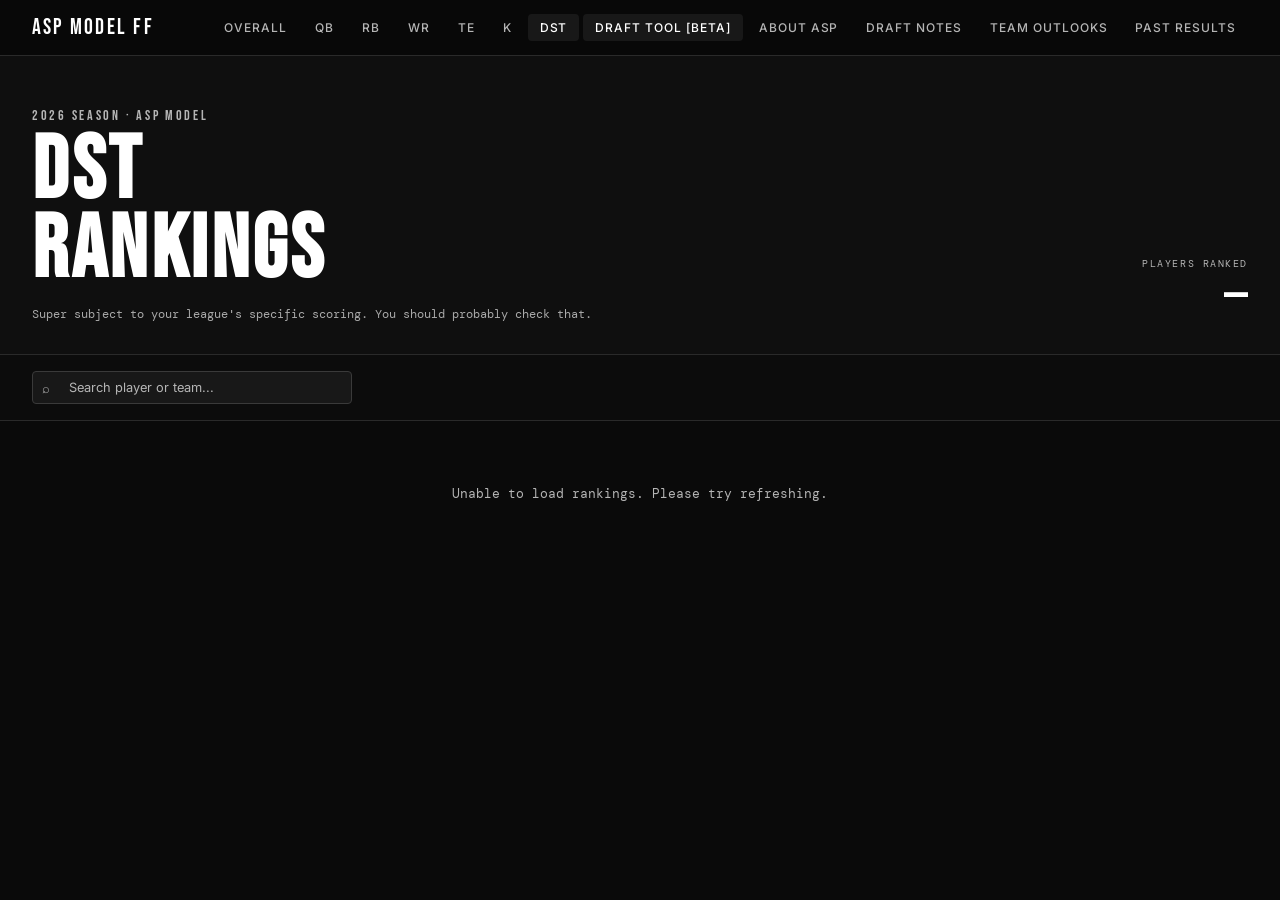
<file: dst.html>
<!DOCTYPE html>
<html lang="en">
<head>
  <!-- Google tag (gtag.js) -->
<script async src="https://www.googletagmanager.com/gtag/js?id=G-QEQFCL7ZJY"></script>
<script>
  window.dataLayer = window.dataLayer || [];
  function gtag(){dataLayer.push(arguments);}
  gtag('js', new Date());

  gtag('config', 'G-QEQFCL7ZJY');
</script>
<meta charset="UTF-8">
<meta name="viewport" content="width=device-width, initial-scale=1.0">
<title>DST Rankings - ASP Model FF</title>
<link href="https://fonts.googleapis.com/css2?family=Bebas+Neue&family=DM+Mono:wght@400;500&family=Inter:wght@300;400;500;600&display=swap" rel="stylesheet">

<link href="https://fonts.googleapis.com/css2?family=Bebas+Neue&family=DM+Mono:wght@400;500&family=Inter:wght@300;400;500;600&display=swap" rel="stylesheet">
<link rel="stylesheet" href="styles.css">
  
</head>
<body>

<nav>
  <a class="nav-brand" href="index.html">ASP Model FF</a>
  <div class="nav-links">
    <a href="index.html">Overall</a>
    <a href="qb.html">QB</a>
    <a href="rb.html">RB</a>
    <a href="wr.html">WR</a>
    <a href="te.html">TE</a>
    <a href="k.html">K</a>
    <a href="dst.html" class="active">DST</a>
    <a href="draft.html" class="active">Draft Tool [BETA]</a>
    <a href="about.html">About ASP</a>
    <a href="draft-notes.html">Draft Notes</a>
    <a href="team-outlooks.html">Team Outlooks</a>
    <a href="years-past.html">Past Results</a>
  </div>
  <button class="hamburger" onclick="toggleDrawer()">
    <span></span><span></span><span></span>
  </button>
  <div class="drawer-overlay" onclick="toggleDrawer()"></div>
  <div class="drawer">
    <a href="index.html">Overall</a>
    <a href="qb.html">QB</a>
    <a href="rb.html">RB</a>
    <a href="wr.html">WR</a>
    <a href="te.html">TE</a>
    <a href="k.html">K</a>
    <a href="dst.html" class="active">DST</a>
    <a href="draft.html" class="active">Draft Tool [BETA]</a>
    <a href="about.html">About ASP</a>
    <a href="draft-notes.html">Draft Notes</a>
    <a href="team-outlooks.html">Team Outlooks</a>
    <a href="years-past.html">Past Results</a>
  </div>
</nav>
  
<div class="hero">
  <div class="hero-left">
    <div class="pos-badge">2026 Season · ASP Model</div>
    <h1>DST<br>Rankings</h1>
    <div class="hero-meta">Super subject to your league's specific scoring. You should probably check that.</div>
  </div>
  <div class="hero-right">
    <div class="asp-label">Players Ranked</div>
    <div class="player-count" id="player-count">—</div>
  </div>
</div>

<div class="controls">
  <div class="search-wrap">
    <span class="search-icon">⌕</span>
    <input type="text" id="search" placeholder="Search player or team..." oninput="filterTable()">
  </div>
  <div class="last-updated" id="last-updated"></div>
</div>

<div class="table-wrap">
  <div class="loading" id="loading">
    <div class="spinner"></div>
    <p>Fetching rankings...</p>
  </div>
  <table id="rankings-table" style="display:none">
    <thead>
      <tr>
        <th>Rank</th>
        <th>Player</th>
        <th>Team</th>
        <th class="sortable sorted" id="asp-header">dASP v1 <span class="sort-arrow">↓</span></th>
      </tr>
    </thead>
    <tbody id="table-body"></tbody>
  </table>
  <div class="error-msg" id="error-msg" style="display:none">Unable to load rankings. Please try refreshing.</div>
</div>

<div class="modal-overlay" id="modal-overlay" onclick="closeModal(event)">
  <div class="modal">
    <button class="modal-close" onclick="closeModalDirect()">✕</button>
    <div class="modal-pos" id="modal-pos"></div>
    <div class="modal-name" id="modal-name"></div>
    <div class="modal-stats" id="modal-stats"></div>
    <div id="modal-notes"></div>
  </div>
</div>

<script>
const SHEET_URL = 'https://docs.google.com/spreadsheets/d/e/2PACX-1vRR7MWIjXK8ZMZBUZScwDM3nmNX2OtFPbQ1Oe72qAsC2uisQG5TA2nb40jkvIcaiiIEM-EnLx_WGNPl/pub?gid=2100097516&single=true&output=csv';

const TEAM_COLORS = {
  ARI:'#97233f',ATL:'#a71930',BAL:'#241773',BUF:'#00338d',CAR:'#0085ca',
  CHI:'#c83803',CIN:'#fb4f14',CLE:'#ff3c00',DAL:'#003594',DEN:'#fb4f14',
  DET:'#0076b6',GB:'#203731',HOU:'#03202f',IND:'#002c5f',JAX:'#006778',
  KC:'#e31837',LAC:'#0080c6',LAR:'#003594',LV:'#000000',MIA:'#008e97',
  MIN:'#4f2683',NE:'#c60c30',NO:'#D9D982',NYG:'#0b2265',NYJ:'#125740',
  PHI:'#004c54',PIT:'#ffb612',SEA:'#29FF00',SF:'#aa0000',TB:'#d50a0a',
  TEN:'#4b92db',WSH:'#773141',
};

const TEAM_NAMES = {
  ARI:'Arizona\nCardinals',ATL:'Atlanta\nFalcons',BAL:'Baltimore\nRavens',
  BUF:'Buffalo\nBills',CAR:'Carolina\nPanthers',CHI:'Chicago\nBears',
  CIN:'Cincinnati\nBengals',CLE:'Cleveland\nBrowns',DAL:'Dallas\nCowboys',
  DEN:'Denver\nBroncos',DET:'Detroit\nLions',GB:'Green Bay\nPackers',
  HOU:'Houston\nTexans',IND:'Indianapolis\nColts',JAX:'Jacksonville\nJaguars',
  KC:'Kansas City\nChiefs',LAC:'LA\nChargers',LAR:'LA\nRams',
  LV:'Las Vegas\nRaiders',MIA:'Miami\nDolphins',MIN:'Minnesota\nVikings',
  NE:'New England\nPatriots',NO:'New Orleans\nSaints',NYG:'New York\nGiants',
  NYJ:'New York\nJets',PHI:'Philadelphia\nEagles',PIT:'Pittsburgh\nSteelers',
  SEA:'Seattle\nSeahawks',SF:'San Francisco\n49ers',TB:'Tampa Bay\nBuccaneers',
  TEN:'Tennessee\nTitans',WSH:'Washington\nCommanders',
};

let allRows = [];
let sortAsc = false;

function parseCSV(text) {
  return text.trim().split('\n').map(line => {
    const cols = []; let cur = ''; let inQ = false;
    for (let i = 0; i < line.length; i++) {
      if (line[i] === '"') { inQ = !inQ; }
      else if (line[i] === ',' && !inQ) { cols.push(cur.trim()); cur = ''; }
      else { cur += line[i]; }
    }
    cols.push(cur.trim()); return cols;
  });
}

function teamColor(abbr) { return TEAM_COLORS[abbr] || '#bbbbbb'; }

async function loadData() {
  try {
    const res = await fetch(SHEET_URL);
    if (!res.ok) throw new Error('fetch failed');
    const text = await res.text();
    const rows = parseCSV(text);
    allRows = rows.slice(1).filter(r => r[0] && r[0].trim());
    document.getElementById('loading').style.display = 'none';
    document.getElementById('rankings-table').style.display = 'table';
    document.getElementById('player-count').textContent = allRows.length;
    const masterCSV = await fetch('https://docs.google.com/spreadsheets/d/e/2PACX-1vRR7MWIjXK8ZMZBUZScwDM3nmNX2OtFPbQ1Oe72qAsC2uisQG5TA2nb40jkvIcaiiIEM-EnLx_WGNPl/pub?gid=255609940&single=true&output=csv');
    const masterText = await masterCSV.text();
    const masterRows = parseCSV(masterText);
    const rawDate = masterRows[2] && masterRows[2][9] ? masterRows[2][9] : '';
    const dateObj = rawDate ? new Date(rawDate) : null;
    const formatted = dateObj ? dateObj.toLocaleDateString('en-US',{month:'long',day:'numeric',year:'numeric'}) : '';
    document.getElementById('last-updated').textContent = formatted ? 'Updated: ' + formatted : '';
    renderTable(allRows);
  } catch(e) {
    document.getElementById('loading').style.display = 'none';
    document.getElementById('error-msg').style.display = 'block';
  }
}

function renderTable(rows) {
  const tbody = document.getElementById('table-body');
  tbody.innerHTML = '';
  rows.forEach((vals, i) => {
    const tr = document.createElement('tr');
    tr.style.cursor = 'pointer';
    tr.addEventListener('click', () => openModal(vals));
    tr.className = i === 0 ? 'rank-1' : i === 1 ? 'rank-2' : i === 2 ? 'rank-3' : '';
    tr.style.animationDelay = Math.min(i * 0.02, 0.5) + 's';
    const asp = parseFloat(vals[2]);
    const team = (vals[1] || '').trim();
    tr.innerHTML = `
      <td>${i + 1}</td>
      <td><span class="player-name">${vals[0] || '—'}</span></td>
      <td><span class="team-badge" style="color:${teamColor(team)}">${team || '—'}</span></td>
      <td><span class="asp-score">${!isNaN(asp) ? asp.toFixed(2) : '—'}</span></td>
    `;
    tbody.appendChild(tr);
  });
}

function filterTable() {
  const q = document.getElementById('search').value.toLowerCase();
  renderTable(q ? allRows.filter(r => r.some(v => v.toLowerCase().includes(q))) : allRows);
}

document.getElementById('asp-header').addEventListener('click', () => {
  sortAsc = !sortAsc;
  document.querySelector('#asp-header .sort-arrow').textContent = sortAsc ? '↑' : '↓';
  allRows.sort((a, b) => {
    const an = parseFloat(a[2]), bn = parseFloat(b[2]);
    if (!isNaN(an) && !isNaN(bn)) return sortAsc ? an - bn : bn - an;
    return 0;
  });
  filterTable();
});

loadData();
  function toggleDrawer() { document.body.classList.toggle('drawer-open'); }

function openModal(vals) {
  const tc = teamColor((vals[1] || '').trim());
  document.getElementById('modal-pos').textContent = '2026 Season';
  document.getElementById('modal-name').textContent = vals[0] || '—';
  document.getElementById('modal-stats').innerHTML = `
    <div class="modal-stat">
      <span class="modal-stat-label">Team</span>
      <span class="modal-stat-value" style="color:#ffffff; white-space:pre-line; line-height:1.3">${TEAM_NAMES[vals[1].trim()] || vals[1] || '—'}</span>
    </div>
    <div class="modal-stat">
      <span class="modal-stat-label">dASP v1</span>
      <span class="modal-stat-value">${parseFloat(vals[2]).toFixed(2) || '—'}</span>
    </div>
  `;
  const notes = vals[3] ? vals[3].trim() : '';
  document.getElementById('modal-notes').innerHTML = notes
    ? `<p class="modal-notes">${notes}</p>`
    : `<p class="modal-no-notes">No notes yet.</p>`;
  document.getElementById('modal-overlay').classList.add('open');
}

function closeModal(e) { if (e.target === document.getElementById('modal-overlay')) closeModalDirect(); }
function closeModalDirect() { document.getElementById('modal-overlay').classList.remove('open'); }
  
</script>
</body>
</html>
</file>
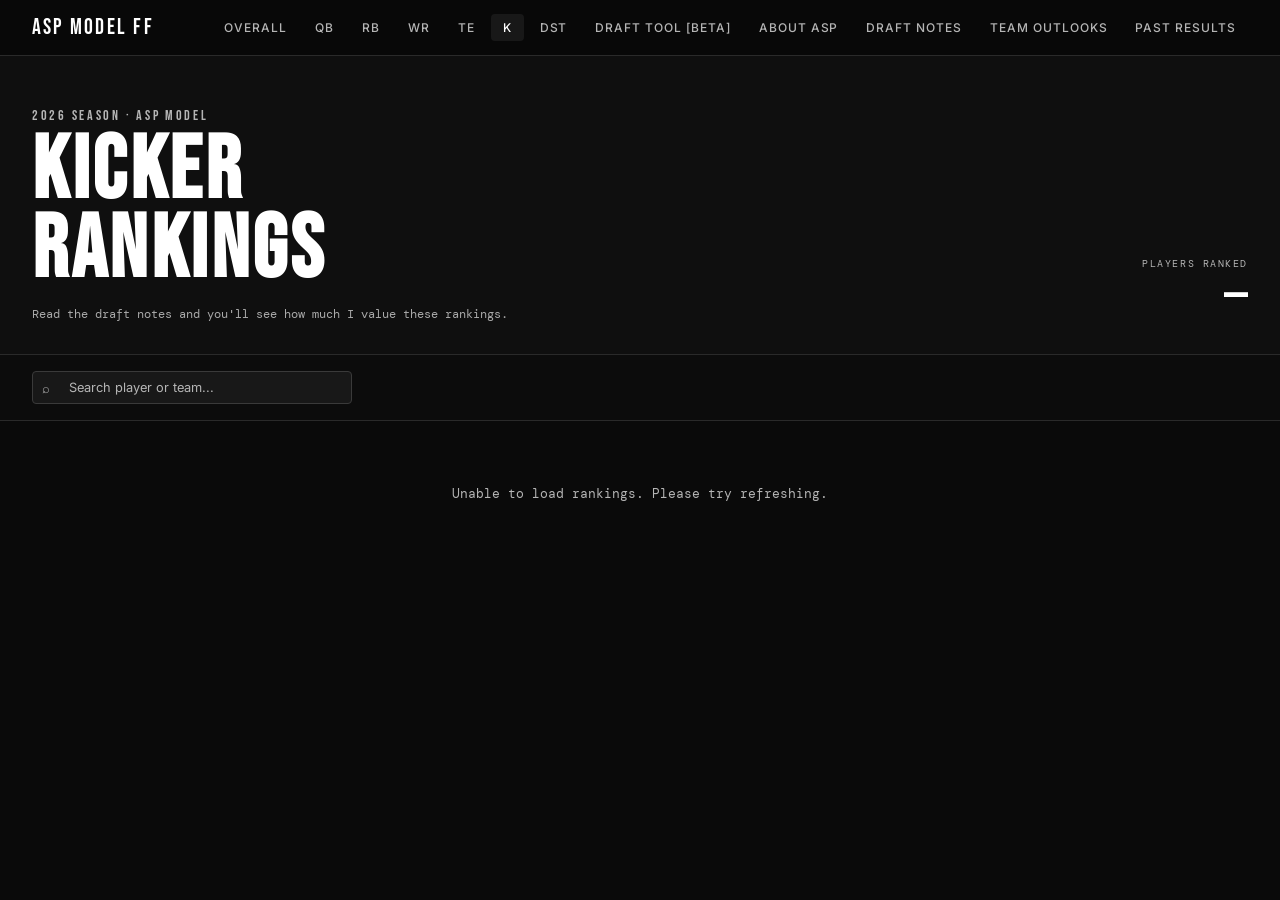
<file: k.html>
<!DOCTYPE html>
<html lang="en">
<head>
  <!-- Google tag (gtag.js) -->
<script async src="https://www.googletagmanager.com/gtag/js?id=G-QEQFCL7ZJY"></script>
<script>
  window.dataLayer = window.dataLayer || [];
  function gtag(){dataLayer.push(arguments);}
  gtag('js', new Date());

  gtag('config', 'G-QEQFCL7ZJY');
</script>
<meta charset="UTF-8">
<meta name="viewport" content="width=device-width, initial-scale=1.0">
<title>K Rankings - ASP Model FF</title>
<link href="https://fonts.googleapis.com/css2?family=Bebas+Neue&family=DM+Mono:wght@400;500&family=Inter:wght@300;400;500;600&display=swap" rel="stylesheet">

<link href="https://fonts.googleapis.com/css2?family=Bebas+Neue&family=DM+Mono:wght@400;500&family=Inter:wght@300;400;500;600&display=swap" rel="stylesheet">
<link rel="stylesheet" href="styles.css">
  
</head>
<body>

<nav>
  <a class="nav-brand" href="index.html">ASP Model FF</a>
  <div class="nav-links">
    <a href="index.html">Overall</a>
    <a href="qb.html">QB</a>
    <a href="rb.html">RB</a>
    <a href="wr.html">WR</a>
    <a href="te.html">TE</a>
    <a href="k.html" class="active">K</a>
    <a href="dst.html">DST</a>
    <a href="draft.html">Draft Tool [BETA]</a>
    <a href="about.html">About ASP</a>
    <a href="draft-notes.html">Draft Notes</a>
    <a href="team-outlooks.html">Team Outlooks</a>
    <a href="years-past.html">Past Results</a>
  </div>
  <button class="hamburger" onclick="toggleDrawer()">
    <span></span><span></span><span></span>
  </button>
  <div class="drawer-overlay" onclick="toggleDrawer()"></div>
  <div class="drawer">
    <a href="index.html">Overall</a>
    <a href="qb.html">QB</a>
    <a href="rb.html">RB</a>
    <a href="wr.html">WR</a>
    <a href="te.html">TE</a>
    <a href="k.html" class="active">K</a>
    <a href="dst.html">DST</a>
    <a href="draft.html">Draft Tool [BETA]</a>
    <a href="about.html">About ASP</a>
    <a href="draft-notes.html">Draft Notes</a>
    <a href="team-outlooks.html">Team Outlooks</a>
    <a href="years-past.html">Past Results</a>
  </div>
</nav>

<div class="hero">
  <div class="hero-left">
    <div class="pos-badge">2026 Season · ASP Model</div>
    <h1>Kicker<br>Rankings</h1>
    <div class="hero-meta">Read the draft notes and you'll see how much I value these rankings.</div>
  </div>
  <div class="hero-right">
    <div class="asp-label">Players Ranked</div>
    <div class="player-count" id="player-count">—</div>
  </div>
</div>

<div class="controls">
  <div class="search-wrap">
    <span class="search-icon">⌕</span>
    <input type="text" id="search" placeholder="Search player or team..." oninput="filterTable()">
  </div>
  <div class="last-updated" id="last-updated"></div>
</div>

<div class="table-wrap">
  <div class="loading" id="loading">
    <div class="spinner"></div>
    <p>Fetching rankings...</p>
  </div>
  <table id="rankings-table" style="display:none">
    <thead>
      <tr>
        <th>Rank</th>
        <th>Player</th>
        <th>Team</th>
        <th class="sortable sorted" id="asp-header">kASP v1 <span class="sort-arrow">↓</span></th>
      </tr>
    </thead>
    <tbody id="table-body"></tbody>
  </table>
  <div class="error-msg" id="error-msg" style="display:none">Unable to load rankings. Please try refreshing.</div>
</div>

<div class="modal-overlay" id="modal-overlay" onclick="closeModal(event)">
  <div class="modal">
    <button class="modal-close" onclick="closeModalDirect()">✕</button>
    <div class="modal-pos" id="modal-pos"></div>
    <div class="modal-name" id="modal-name"></div>
    <div class="modal-stats" id="modal-stats"></div>
    <div id="modal-notes"></div>
  </div>
</div>

<script>
const SHEET_URL = 'https://docs.google.com/spreadsheets/d/e/2PACX-1vRR7MWIjXK8ZMZBUZScwDM3nmNX2OtFPbQ1Oe72qAsC2uisQG5TA2nb40jkvIcaiiIEM-EnLx_WGNPl/pub?gid=550233438&single=true&output=csv';

const TEAM_COLORS = {
  ARI:'#97233f',ATL:'#a71930',BAL:'#241773',BUF:'#00338d',CAR:'#0085ca',
  CHI:'#c83803',CIN:'#fb4f14',CLE:'#ff3c00',DAL:'#003594',DEN:'#fb4f14',
  DET:'#0076b6',GB:'#203731',HOU:'#03202f',IND:'#002c5f',JAX:'#006778',
  KC:'#e31837',LAC:'#0080c6',LAR:'#003594',LV:'#000000',MIA:'#008e97',
  MIN:'#4f2683',NE:'#c60c30',NO:'#D9D982',NYG:'#0b2265',NYJ:'#125740',
  PHI:'#004c54',PIT:'#ffb612',SEA:'#29FF00',SF:'#aa0000',TB:'#d50a0a',
  TEN:'#4b92db',WSH:'#773141',
};

const TEAM_NAMES = {
  ARI:'Arizona\nCardinals',ATL:'Atlanta\nFalcons',BAL:'Baltimore\nRavens',
  BUF:'Buffalo\nBills',CAR:'Carolina\nPanthers',CHI:'Chicago\nBears',
  CIN:'Cincinnati\nBengals',CLE:'Cleveland\nBrowns',DAL:'Dallas\nCowboys',
  DEN:'Denver\nBroncos',DET:'Detroit\nLions',GB:'Green Bay\nPackers',
  HOU:'Houston\nTexans',IND:'Indianapolis\nColts',JAX:'Jacksonville\nJaguars',
  KC:'Kansas City\nChiefs',LAC:'LA\nChargers',LAR:'LA\nRams',
  LV:'Las Vegas\nRaiders',MIA:'Miami\nDolphins',MIN:'Minnesota\nVikings',
  NE:'New England\nPatriots',NO:'New Orleans\nSaints',NYG:'New York\nGiants',
  NYJ:'New York\nJets',PHI:'Philadelphia\nEagles',PIT:'Pittsburgh\nSteelers',
  SEA:'Seattle\nSeahawks',SF:'San Francisco\n49ers',TB:'Tampa Bay\nBuccaneers',
  TEN:'Tennessee\nTitans',WSH:'Washington\nCommanders',
};
  
let allRows = [];
let sortAsc = false;

function parseCSV(text) {
  return text.trim().split('\n').map(line => {
    const cols = []; let cur = ''; let inQ = false;
    for (let i = 0; i < line.length; i++) {
      if (line[i] === '"') { inQ = !inQ; }
      else if (line[i] === ',' && !inQ) { cols.push(cur.trim()); cur = ''; }
      else { cur += line[i]; }
    }
    cols.push(cur.trim()); return cols;
  });
}

function teamColor(abbr) { return TEAM_COLORS[abbr] || '#bbbbbb'; }

async function loadData() {
  try {
    const res = await fetch(SHEET_URL);
    if (!res.ok) throw new Error('fetch failed');
    const text = await res.text();
    const rows = parseCSV(text);
    allRows = rows.slice(1).filter(r => r[0] && r[0].trim());
    document.getElementById('loading').style.display = 'none';
    document.getElementById('rankings-table').style.display = 'table';
    document.getElementById('player-count').textContent = allRows.length;
    const masterCSV = await fetch('https://docs.google.com/spreadsheets/d/e/2PACX-1vRR7MWIjXK8ZMZBUZScwDM3nmNX2OtFPbQ1Oe72qAsC2uisQG5TA2nb40jkvIcaiiIEM-EnLx_WGNPl/pub?gid=255609940&single=true&output=csv');
    const masterText = await masterCSV.text();
    const masterRows = parseCSV(masterText);
    const rawDate = masterRows[2] && masterRows[2][9] ? masterRows[2][9] : '';
    const dateObj = rawDate ? new Date(rawDate) : null;
    const formatted = dateObj ? dateObj.toLocaleDateString('en-US',{month:'long',day:'numeric',year:'numeric'}) : '';
    document.getElementById('last-updated').textContent = formatted ? 'Updated: ' + formatted : '';
    renderTable(allRows);
  } catch(e) {
    document.getElementById('loading').style.display = 'none';
    document.getElementById('error-msg').style.display = 'block';
  }
}

function renderTable(rows) {
  const tbody = document.getElementById('table-body');
  tbody.innerHTML = '';
  rows.forEach((vals, i) => {
    const tr = document.createElement('tr');
    tr.style.cursor = 'pointer';
    tr.addEventListener('click', () => openModal(vals));
    tr.className = i === 0 ? 'rank-1' : i === 1 ? 'rank-2' : i === 2 ? 'rank-3' : '';
    tr.style.animationDelay = Math.min(i * 0.02, 0.5) + 's';
    const asp = parseFloat(vals[2]);
    const team = (vals[1] || '').trim();
    tr.innerHTML = `
      <td>${i + 1}</td>
      <td><span class="player-name">${vals[0] || '—'}</span></td>
      <td><span class="team-badge" style="color:${teamColor(team)}">${team || '—'}</span></td>
      <td><span class="asp-score">${!isNaN(asp) ? asp.toFixed(2) : '—'}</span></td>
    `;
    tbody.appendChild(tr);
  });
}

function filterTable() {
  const q = document.getElementById('search').value.toLowerCase();
  renderTable(q ? allRows.filter(r => r.some(v => v.toLowerCase().includes(q))) : allRows);
}

document.getElementById('asp-header').addEventListener('click', () => {
  sortAsc = !sortAsc;
  document.querySelector('#asp-header .sort-arrow').textContent = sortAsc ? '↑' : '↓';
  allRows.sort((a, b) => {
    const an = parseFloat(a[2]), bn = parseFloat(b[2]);
    if (!isNaN(an) && !isNaN(bn)) return sortAsc ? an - bn : bn - an;
    return 0;
  });
  filterTable();
});

loadData();
  function toggleDrawer() { document.body.classList.toggle('drawer-open'); }

function openModal(vals) {
  const tc = teamColor((vals[1] || '').trim());
  document.getElementById('modal-pos').textContent = '2026 Season';
  document.getElementById('modal-name').textContent = vals[0] || '—';
  document.getElementById('modal-stats').innerHTML = `
    <div class="modal-stat">
      <span class="modal-stat-label">Team</span>
      <span class="modal-stat-value" style="color:#ffffff; white-space:pre-line; line-height:1.3">${TEAM_NAMES[vals[1].trim()] || vals[1] || '—'}</span>
    </div>
    <div class="modal-stat">
      <span class="modal-stat-label">kASP v1</span>
      <span class="modal-stat-value">${parseFloat(vals[2]).toFixed(2) || '—'}</span>
    </div>
  `;
  const notes = vals[3] ? vals[3].trim() : '';
  document.getElementById('modal-notes').innerHTML = notes
    ? `<p class="modal-notes">${notes}</p>`
    : `<p class="modal-no-notes">No notes yet.</p>`;
  document.getElementById('modal-overlay').classList.add('open');
}

function closeModal(e) { if (e.target === document.getElementById('modal-overlay')) closeModalDirect(); }
function closeModalDirect() { document.getElementById('modal-overlay').classList.remove('open'); }
  
</script>
</body>
</html>
</file>
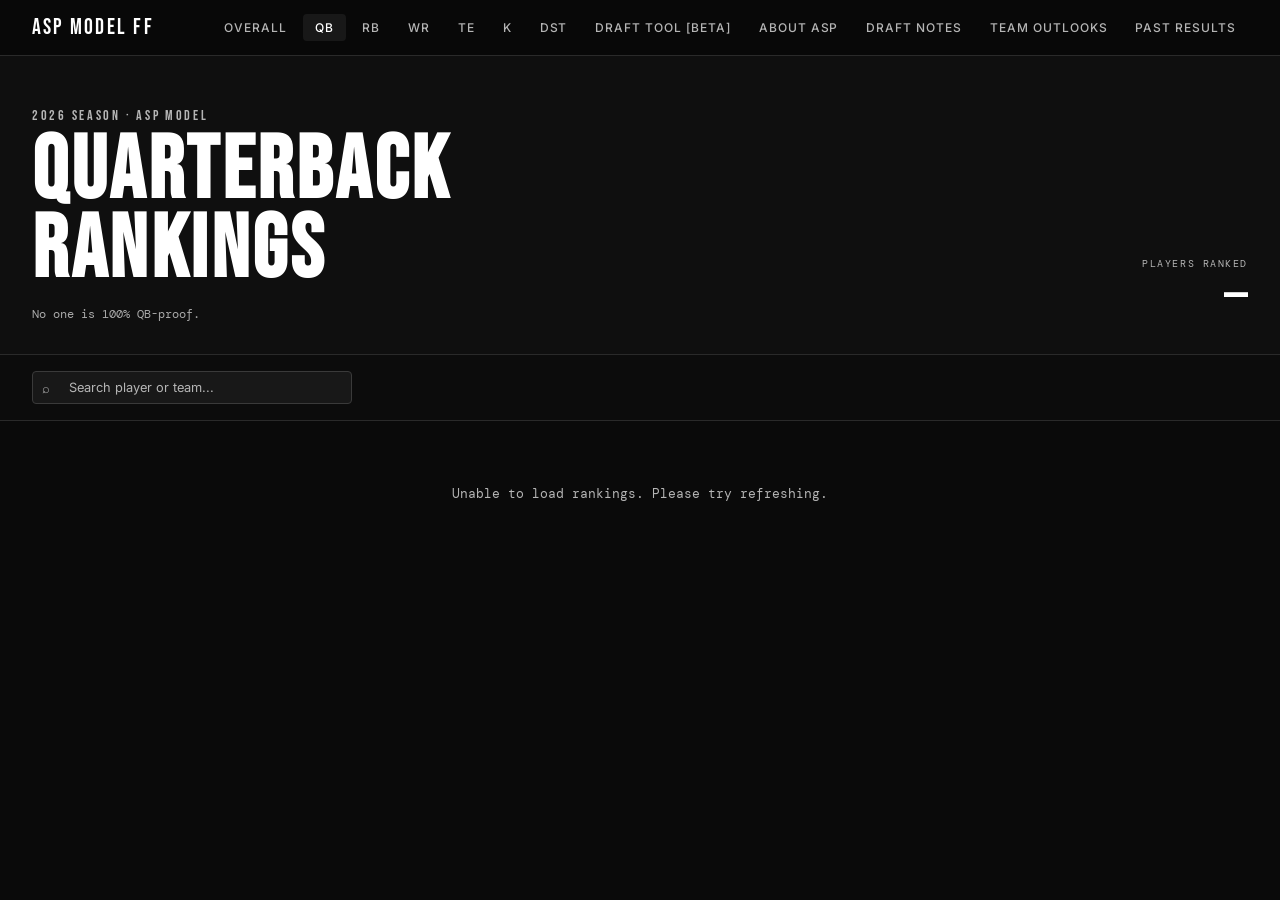
<file: qb.html>
<!DOCTYPE html>
<html lang="en">
<head>
  <!-- Google tag (gtag.js) -->
  <script async src="https://www.googletagmanager.com/gtag/js?id=G-QEQFCL7ZJY"></script>
  <script>
    window.dataLayer = window.dataLayer || [];
    function gtag(){dataLayer.push(arguments);}
    gtag('js', new Date());
    gtag('config', 'G-QEQFCL7ZJY');
  </script>
  <meta charset="UTF-8">
  <meta name="viewport" content="width=device-width, initial-scale=1.0">
  <link rel="icon" href="/favicon.ico">
  <title>QB Rankings - ASP Model FF</title>
  <link href="https://fonts.googleapis.com/css2?family=Bebas+Neue&family=DM+Mono:wght@400;500&family=Inter:wght@300;400;500;600&display=swap" rel="stylesheet">
  <link rel="stylesheet" href="styles.css">
  <style>
    .move-up    { color: #4caf50; font-size: 0.7rem; font-family: 'DM Mono', monospace; margin-left: 4px; }
    .move-up2   { color: #00e676; font-size: 0.7rem; font-family: 'DM Mono', monospace; margin-left: 4px; font-weight: 700; }
    .move-down  { color: #ef5350; font-size: 0.7rem; font-family: 'DM Mono', monospace; margin-left: 4px; }
    .move-down2 { color: #b71c1c; font-size: 0.7rem; font-family: 'DM Mono', monospace; margin-left: 4px; font-weight: 700; }
  </style>
</head>
<body>

<nav>
  <a class="nav-brand" href="index.html">ASP Model FF</a>
  <div class="nav-links">
    <a href="index.html">Overall</a>
    <a href="qb.html" class="active">QB</a>
    <a href="rb.html">RB</a>
    <a href="wr.html">WR</a>
    <a href="te.html">TE</a>
    <a href="k.html">K</a>
    <a href="dst.html">DST</a>
    <a href="draft.html">Draft Tool [BETA]</a>
    <a href="about.html">About ASP</a>
    <a href="draft-notes.html">Draft Notes</a>
    <a href="team-outlooks.html">Team Outlooks</a>
    <a href="years-past.html">Past Results</a>
  </div>
  <button class="hamburger" onclick="toggleDrawer()"><span></span><span></span><span></span></button>
  <div class="drawer-overlay" onclick="toggleDrawer()"></div>
  <div class="drawer">
    <a href="index.html">Overall</a>
    <a href="qb.html" class="active">QB</a>
    <a href="rb.html">RB</a>
    <a href="wr.html">WR</a>
    <a href="te.html">TE</a>
    <a href="k.html">K</a>
    <a href="dst.html">DST</a>
    <a href="draft.html">Draft Tool [BETA]</a>
    <a href="about.html">About ASP</a>
    <a href="draft-notes.html">Draft Notes</a>
    <a href="team-outlooks.html">Team Outlooks</a>
    <a href="years-past.html">Past Results</a>
  </div>
</nav>

<div class="hero">
  <div class="hero-left">
    <div class="pos-badge">2026 Season · ASP Model</div>
    <h1>Quarterback<br>Rankings</h1>
    <div class="hero-meta">No one is 100% QB-proof.</div>
  </div>
  <div class="hero-right">
    <div class="asp-label">Players Ranked</div>
    <div class="player-count" id="player-count">—</div>
  </div>
</div>

<div class="controls">
  <div class="search-wrap">
    <span class="search-icon">⌕</span>
    <input type="text" id="search" placeholder="Search player or team..." oninput="filterTable()">
  </div>
  <div class="last-updated" id="last-updated"></div>
</div>

<div class="table-wrap">
  <div class="loading" id="loading"><div class="spinner"></div><p>Fetching rankings...</p></div>
  <table id="rankings-table" style="display:none">
    <thead>
      <tr>
        <th data-col="0">Rank <span class="sort-arrow">↕</span></th>
        <th data-col="1">Player <span class="sort-arrow">↕</span></th>
        <th data-col="2">Team <span class="sort-arrow">↕</span></th>
        <th data-col="3" class="sorted">ASP v2 <span class="sort-arrow">↓</span></th>
        <th data-col="4">Round Grade <span class="sort-arrow">↕</span></th>
      </tr>
    </thead>
    <tbody id="table-body"></tbody>
  </table>
  <div class="error-msg" id="error-msg" style="display:none">Unable to load rankings. Please try refreshing.</div>
</div>

<div class="modal-overlay" id="modal-overlay" onclick="closeModal(event)">
  <div class="modal">
    <button class="modal-close" onclick="closeModalDirect()">✕</button>
    <div class="modal-pos" id="modal-pos"></div>
    <div class="modal-name" id="modal-name"></div>
    <div class="modal-stats" id="modal-stats"></div>
    <div id="modal-notes"></div>
  </div>
</div>

<script>
const SHEET_URL    = 'https://docs.google.com/spreadsheets/d/e/2PACX-1vRR7MWIjXK8ZMZBUZScwDM3nmNX2OtFPbQ1Oe72qAsC2uisQG5TA2nb40jkvIcaiiIEM-EnLx_WGNPl/pub?gid=1882572102&single=true&output=csv';
const MASTER_URL   = 'https://docs.google.com/spreadsheets/d/e/2PACX-1vRR7MWIjXK8ZMZBUZScwDM3nmNX2OtFPbQ1Oe72qAsC2uisQG5TA2nb40jkvIcaiiIEM-EnLx_WGNPl/pub?gid=255609940&single=true&output=csv';
const SNAPSHOT_URL = 'https://docs.google.com/spreadsheets/d/e/2PACX-1vRR7MWIjXK8ZMZBUZScwDM3nmNX2OtFPbQ1Oe72qAsC2uisQG5TA2nb40jkvIcaiiIEM-EnLx_WGNPl/pub?gid=1575221792&single=true&output=csv';

const TEAM_COLORS = {
  ARI:'#97233f',ATL:'#a71930',BAL:'#241773',BUF:'#00338d',CAR:'#0085ca',
  CHI:'#c83803',CIN:'#fb4f14',CLE:'#ff3c00',DAL:'#003594',DEN:'#fb4f14',
  DET:'#0076b6',GB:'#203731',HOU:'#03202f',IND:'#002c5f',JAX:'#006778',
  KC:'#e31837',LAC:'#0080c6',LAR:'#003594',LV:'#000000',MIA:'#008e97',
  MIN:'#4f2683',NE:'#c60c30',NO:'#D9D982',NYG:'#0b2265',NYJ:'#125740',
  PHI:'#004c54',PIT:'#ffb612',SEA:'#29FF00',SF:'#aa0000',TB:'#d50a0a',
  TEN:'#4b92db',WSH:'#773141',
};
const TEAM_NAMES = {
  ARI:'Arizona\nCardinals',ATL:'Atlanta\nFalcons',BAL:'Baltimore\nRavens',BUF:'Buffalo\nBills',
  CAR:'Carolina\nPanthers',CHI:'Chicago\nBears',CIN:'Cincinnati\nBengals',CLE:'Cleveland\nBrowns',
  DAL:'Dallas\nCowboys',DEN:'Denver\nBroncos',DET:'Detroit\nLions',GB:'Green Bay\nPackers',
  HOU:'Houston\nTexans',IND:'Indianapolis\nColts',JAX:'Jacksonville\nJaguars',KC:'Kansas City\nChiefs',
  LAC:'LA\nChargers',LAR:'LA\nRams',LV:'Las Vegas\nRaiders',MIA:'Miami\nDolphins',
  MIN:'Minnesota\nVikings',NE:'New England\nPatriots',NO:'New Orleans\nSaints',NYG:'New York\nGiants',
  NYJ:'New York\nJets',PHI:'Philadelphia\nEagles',PIT:'Pittsburgh\nSteelers',SEA:'Seattle\nSeahawks',
  SF:'San Francisco\n49ers',TB:'Tampa Bay\nBuccaneers',TEN:'Tennessee\nTitans',WSH:'Washington\nCommanders',
};

let allRows = [], sortCol = 3, sortAsc = false, movementMap = {};

function parseCSV(text) {
  return text.trim().split('\n').map(line => {
    const cols=[]; let cur=''; let inQ=false;
    for(let i=0;i<line.length;i++){
      if(line[i]==='"'){inQ=!inQ;}
      else if(line[i]===','&&!inQ){cols.push(cur.trim());cur='';}
      else{cur+=line[i];}
    }
    cols.push(cur.trim()); return cols;
  });
}

function teamColor(a){return TEAM_COLORS[a]||'#aaaaaa';}

// Parse snapshot CSV and return movement map {playerName: delta}
// Uses oldest vs newest of up to last 4 snapshots
function buildMovementMap(snapshotText) {
  const rows = parseCSV(snapshotText);
  if (!rows.length) return {};

  // Each column is a snapshot. Row 0 = dates, rows 1+ = "PlayerName|rank"
  const totalCols = rows[0].length;
  if (totalCols < 2) return {}; // need at least 2 snapshots

  // Take up to last 4 columns, use oldest vs newest
  const startCol = Math.max(0, totalCols - 4);
  const oldCol = startCol;
  const newCol = totalCols - 1;

  const oldRanks = {}, newRanks = {};

  for (let r = 1; r < rows.length; r++) {
    const oldCell = rows[r][oldCol] || '';
    const newCell = rows[r][newCol] || '';
    if (oldCell.includes('|')) {
      const [name, rank] = oldCell.split('|');
      if (name) oldRanks[name.trim()] = parseInt(rank);
    }
    if (newCell.includes('|')) {
      const [name, rank] = newCell.split('|');
      if (name) newRanks[name.trim()] = parseInt(rank);
    }
  }

  const map = {};
  for (const name of Object.keys(newRanks)) {
    if (oldRanks[name] !== undefined) {
      map[name] = oldRanks[name] - newRanks[name]; // positive = moved up
    }
  }
  return map;
}

function movementBadge(playerName) {
  const delta = movementMap[playerName];
  if (!delta || delta === 0) return '';
  if (delta >= 15)  return `<span class="move-up2" title="Up ${delta} spots">▲▲${delta}</span>`;
  if (delta > 0)    return `<span class="move-up" title="Up ${delta} spots">▲${delta}</span>`;
  if (delta <= -15) return `<span class="move-down2" title="Down ${Math.abs(delta)} spots">▼▼${Math.abs(delta)}</span>`;
  return `<span class="move-down" title="Down ${Math.abs(delta)} spots">▼${Math.abs(delta)}</span>`;
}

async function loadData() {
  try {
    const [mainRes, masterRes, snapRes] = await Promise.all([
      fetch(SHEET_URL), fetch(MASTER_URL), fetch(SNAPSHOT_URL)
    ]);
    const [mainText, masterText, snapText] = await Promise.all([
      mainRes.text(), masterRes.text(), snapRes.text()
    ]);

    const rows = parseCSV(mainText);
    allRows = rows.slice(1).filter(r => r[0] && r[0].trim());

    movementMap = buildMovementMap(snapText);

    document.getElementById('loading').style.display = 'none';
    document.getElementById('rankings-table').style.display = 'table';
    document.getElementById('player-count').textContent = allRows.length;

    const masterRows = parseCSV(masterText);
    const rawDate = masterRows[2] && masterRows[2][9] ? masterRows[2][9] : '';
    const dateObj = rawDate ? new Date(rawDate) : null;
    const formatted = dateObj ? dateObj.toLocaleDateString('en-US',{month:'long',day:'numeric',year:'numeric'}) : '';
    document.getElementById('last-updated').textContent = formatted ? 'Updated: ' + formatted : '';

    renderTable(allRows);
  } catch(e) {
    document.getElementById('loading').style.display = 'none';
    document.getElementById('error-msg').style.display = 'block';
  }
}

function renderTable(rows) {
  const tbody = document.getElementById('table-body');
  tbody.innerHTML = '';
  rows.forEach((vals, i) => {
    const tr = document.createElement('tr');
    tr.style.cursor = 'pointer';
    tr.addEventListener('click', () => openModal(vals));
    tr.className = i === 0 ? 'rank-1' : i === 1 ? 'rank-2' : i === 2 ? 'rank-3' : '';
    tr.style.animationDelay = Math.min(i * 0.02, 0.5) + 's';
    const asp = parseFloat(vals[2]);
    const team = (vals[1] || '').trim();
    const name = vals[0] || '—';
    tr.innerHTML = `
      <td>${i + 1}</td>
      <td><span class="player-name">${name}</span>${movementBadge(name)}</td>
      <td><span class="team-badge" style="color:${teamColor(team)}">${team || '—'}</span></td>
      <td><span class="asp-score">${!isNaN(asp) ? asp.toFixed(2) : '—'}</span></td>
      <td><span class="round-grade">${vals[3] || '—'}</span></td>
    `;
    tbody.appendChild(tr);
  });
}

function filterTable() {
  const q = document.getElementById('search').value.toLowerCase();
  renderTable(q ? allRows.filter(r => r.some(v => v.toLowerCase().includes(q))) : allRows);
}

document.querySelectorAll('th[data-col]').forEach(th => {
  th.addEventListener('click', () => {
    const col = parseInt(th.dataset.col);
    if (sortCol === col) { sortAsc = !sortAsc; }
    else { sortCol = col; sortAsc = col !== 3; }
    document.querySelectorAll('th[data-col]').forEach(t => {
      t.classList.toggle('sorted', parseInt(t.dataset.col) === col);
      const arrow = t.querySelector('.sort-arrow');
      if (arrow) arrow.textContent = parseInt(t.dataset.col) === col ? (sortAsc ? '↑' : '↓') : '↕';
    });
    allRows.sort((a, b) => {
      const av = a[col] || '', bv = b[col] || '';
      const an = parseFloat(av), bn = parseFloat(bv);
      if (!isNaN(an) && !isNaN(bn)) return sortAsc ? an - bn : bn - an;
      return sortAsc ? av.localeCompare(bv) : bv.localeCompare(av);
    });
    filterTable();
  });
});

function openModal(vals) {
  document.getElementById('modal-pos').textContent = '2026 Season';
  document.getElementById('modal-name').textContent = vals[0] || '—';
  document.getElementById('modal-stats').innerHTML = `
    <div class="modal-stat"><span class="modal-stat-label">Team</span><span class="modal-stat-value" style="color:#fff;white-space:pre-line;line-height:1.3">${TEAM_NAMES[(vals[1]||'').trim()]||vals[1]||'—'}</span></div>
    <div class="modal-stat"><span class="modal-stat-label">ASP v2</span><span class="modal-stat-value">${parseFloat(vals[2]).toFixed(2)||'—'}</span></div>
    <div class="modal-stat"><span class="modal-stat-label">Round Grade</span><span class="modal-stat-value">${vals[3]||'—'}</span></div>
  `;
  const notes = vals[4] ? vals[4].trim() : '';
  document.getElementById('modal-notes').innerHTML = notes ? `<p class="modal-notes">${notes}</p>` : `<p class="modal-no-notes">No notes yet.</p>`;
  document.getElementById('modal-overlay').classList.add('open');
}
function closeModal(e){if(e.target===document.getElementById('modal-overlay'))closeModalDirect();}
function closeModalDirect(){document.getElementById('modal-overlay').classList.remove('open');}
function toggleDrawer(){document.body.classList.toggle('drawer-open');}
loadData();
</script>
</body>
</html>
</file>
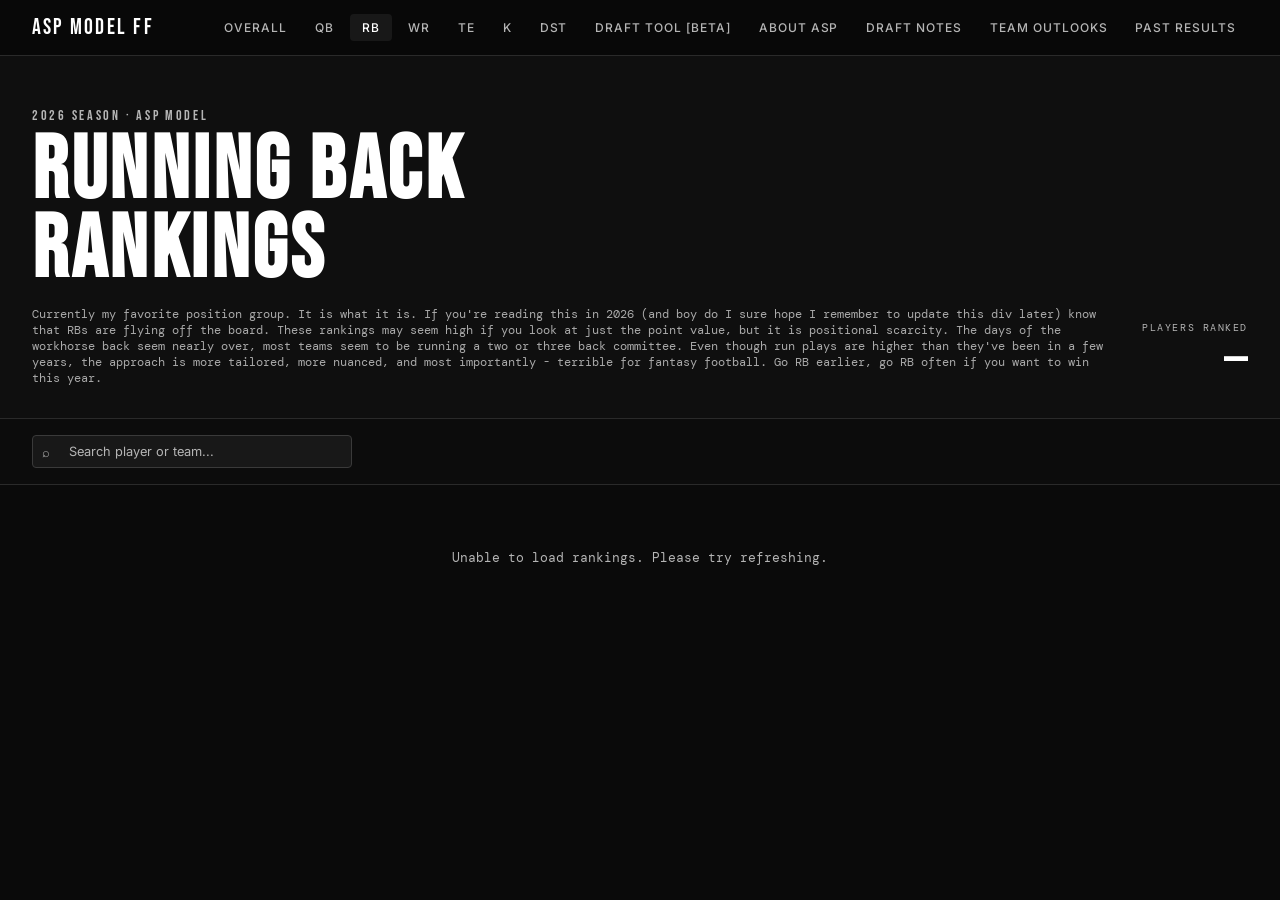
<file: rb.html>
<!DOCTYPE html>
<html lang="en">
<head>
  <script async src="https://www.googletagmanager.com/gtag/js?id=G-QEQFCL7ZJY"></script>
  <script>window.dataLayer=window.dataLayer||[];function gtag(){dataLayer.push(arguments);}gtag('js',new Date());gtag('config','G-QEQFCL7ZJY');</script>
  <meta charset="UTF-8">
  <meta name="viewport" content="width=device-width, initial-scale=1.0">
  <link rel="icon" href="/favicon.ico">
  <title>RB Rankings - ASP Model FF</title>
  <link href="https://fonts.googleapis.com/css2?family=Bebas+Neue&family=DM+Mono:wght@400;500&family=Inter:wght@300;400;500;600&display=swap" rel="stylesheet">
  <link rel="stylesheet" href="styles.css">
  <style>
    .move-up    { color: #4caf50; font-size: 0.7rem; font-family: 'DM Mono', monospace; margin-left: 4px; }
    .move-up2   { color: #00e676; font-size: 0.7rem; font-family: 'DM Mono', monospace; margin-left: 4px; font-weight: 700; }
    .move-down  { color: #ef5350; font-size: 0.7rem; font-family: 'DM Mono', monospace; margin-left: 4px; }
    .move-down2 { color: #b71c1c; font-size: 0.7rem; font-family: 'DM Mono', monospace; margin-left: 4px; font-weight: 700; }
  </style>
</head>
<body>
<nav>
  <a class="nav-brand" href="index.html">ASP Model FF</a>
  <div class="nav-links">
    <a href="index.html">Overall</a>
    <a href="qb.html">QB</a><a href="rb.html" class="active">RB</a><a href="wr.html">WR</a><a href="te.html">TE</a>
    <a href="k.html">K</a><a href="dst.html">DST</a><a href="draft.html">Draft Tool [BETA]</a>
    <a href="about.html">About ASP</a><a href="draft-notes.html">Draft Notes</a>
    <a href="team-outlooks.html">Team Outlooks</a><a href="years-past.html">Past Results</a>
  </div>
  <button class="hamburger" onclick="toggleDrawer()"><span></span><span></span><span></span></button>
  <div class="drawer-overlay" onclick="toggleDrawer()"></div>
  <div class="drawer">
    <a href="index.html">Overall</a>
    <a href="qb.html">QB</a><a href="rb.html" class="active">RB</a><a href="wr.html">WR</a><a href="te.html">TE</a>
    <a href="k.html">K</a><a href="dst.html">DST</a><a href="draft.html">Draft Tool [BETA]</a>
    <a href="about.html">About ASP</a><a href="draft-notes.html">Draft Notes</a>
    <a href="team-outlooks.html">Team Outlooks</a><a href="years-past.html">Past Results</a>
  </div>
</nav>
<div class="hero">
  <div class="hero-left">
    <div class="pos-badge">2026 Season · ASP Model</div>
    <h1>Running Back<br>Rankings</h1>
    <div class="hero-meta">Currently my favorite position group. It is what it is. If you're reading this in 2026 (and boy do I sure hope I remember to update this div later) know that RBs are flying off the board. These rankings may seem high if you look at just the point value, but it is positional scarcity. The days of the workhorse back seem nearly over, most teams seem to be running a two or three back committee. Even though run plays are higher than they've been in a few years, the approach is more tailored, more nuanced, and most importantly - terrible for fantasy football. Go RB earlier, go RB often if you want to win this year.</div>
  </div>
  <div class="hero-right">
    <div class="asp-label">Players Ranked</div>
    <div class="player-count" id="player-count">—</div>
  </div>
</div>
<div class="controls">
  <div class="search-wrap">
    <span class="search-icon">⌕</span>
    <input type="text" id="search" placeholder="Search player or team..." oninput="filterTable()">
  </div>
  <div class="last-updated" id="last-updated"></div>
</div>
<div class="table-wrap">
  <div class="loading" id="loading"><div class="spinner"></div><p>Fetching rankings...</p></div>
  <table id="rankings-table" style="display:none">
    <thead>
      <tr>
        <th data-col="0">Rank <span class="sort-arrow">↕</span></th>
        <th data-col="1">Player <span class="sort-arrow">↕</span></th>
        <th data-col="2">Team <span class="sort-arrow">↕</span></th>
        <th data-col="3" class="sorted">ASP v2 <span class="sort-arrow">↓</span></th>
        <th data-col="4">Round Grade <span class="sort-arrow">↕</span></th>
      </tr>
    </thead>
    <tbody id="table-body"></tbody>
  </table>
  <div class="error-msg" id="error-msg" style="display:none">Unable to load rankings. Please try refreshing.</div>
</div>
<div class="modal-overlay" id="modal-overlay" onclick="closeModal(event)">
  <div class="modal">
    <button class="modal-close" onclick="closeModalDirect()">✕</button>
    <div class="modal-pos" id="modal-pos"></div>
    <div class="modal-name" id="modal-name"></div>
    <div class="modal-stats" id="modal-stats"></div>
    <div id="modal-notes"></div>
  </div>
</div>
<script>
const SHEET_URL    = 'https://docs.google.com/spreadsheets/d/e/2PACX-1vRR7MWIjXK8ZMZBUZScwDM3nmNX2OtFPbQ1Oe72qAsC2uisQG5TA2nb40jkvIcaiiIEM-EnLx_WGNPl/pub?gid=1003362593&single=true&output=csv';
const MASTER_URL   = 'https://docs.google.com/spreadsheets/d/e/2PACX-1vRR7MWIjXK8ZMZBUZScwDM3nmNX2OtFPbQ1Oe72qAsC2uisQG5TA2nb40jkvIcaiiIEM-EnLx_WGNPl/pub?gid=255609940&single=true&output=csv';
const SNAPSHOT_URL = 'https://docs.google.com/spreadsheets/d/e/2PACX-1vRR7MWIjXK8ZMZBUZScwDM3nmNX2OtFPbQ1Oe72qAsC2uisQG5TA2nb40jkvIcaiiIEM-EnLx_WGNPl/pub?gid=1575221792&single=true&output=csv';
const TEAM_COLORS = {ARI:'#97233f',ATL:'#a71930',BAL:'#241773',BUF:'#00338d',CAR:'#0085ca',CHI:'#c83803',CIN:'#fb4f14',CLE:'#ff3c00',DAL:'#003594',DEN:'#fb4f14',DET:'#0076b6',GB:'#203731',HOU:'#03202f',IND:'#002c5f',JAX:'#006778',KC:'#e31837',LAC:'#0080c6',LAR:'#003594',LV:'#000000',MIA:'#008e97',MIN:'#4f2683',NE:'#c60c30',NO:'#D9D982',NYG:'#0b2265',NYJ:'#125740',PHI:'#004c54',PIT:'#ffb612',SEA:'#29FF00',SF:'#aa0000',TB:'#d50a0a',TEN:'#4b92db',WSH:'#773141'};
const TEAM_NAMES = {ARI:'Arizona\nCardinals',ATL:'Atlanta\nFalcons',BAL:'Baltimore\nRavens',BUF:'Buffalo\nBills',CAR:'Carolina\nPanthers',CHI:'Chicago\nBears',CIN:'Cincinnati\nBengals',CLE:'Cleveland\nBrowns',DAL:'Dallas\nCowboys',DEN:'Denver\nBroncos',DET:'Detroit\nLions',GB:'Green Bay\nPackers',HOU:'Houston\nTexans',IND:'Indianapolis\nColts',JAX:'Jacksonville\nJaguars',KC:'Kansas City\nChiefs',LAC:'LA\nChargers',LAR:'LA\nRams',LV:'Las Vegas\nRaiders',MIA:'Miami\nDolphins',MIN:'Minnesota\nVikings',NE:'New England\nPatriots',NO:'New Orleans\nSaints',NYG:'New York\nGiants',NYJ:'New York\nJets',PHI:'Philadelphia\nEagles',PIT:'Pittsburgh\nSteelers',SEA:'Seattle\nSeahawks',SF:'San Francisco\n49ers',TB:'Tampa Bay\nBuccaneers',TEN:'Tennessee\nTitans',WSH:'Washington\nCommanders'};
let allRows=[],sortCol=3,sortAsc=false,movementMap={};
function parseCSV(text){return text.trim().split('\n').map(line=>{const cols=[];let cur='';let inQ=false;for(let i=0;i<line.length;i++){if(line[i]==='"'){inQ=!inQ;}else if(line[i]===','&&!inQ){cols.push(cur.trim());cur='';}else{cur+=line[i];}}cols.push(cur.trim());return cols;});}
function teamColor(a){return TEAM_COLORS[a]||'#aaaaaa';}
function buildMovementMap(snapText){
  const rows=parseCSV(snapText);if(!rows.length)return{};
  const totalCols=rows[0].length;if(totalCols<2)return{};
  const oldCol=Math.max(0,totalCols-4),newCol=totalCols-1;
  const oldR={},newR={};
  for(let r=1;r<rows.length;r++){
    const oc=rows[r][oldCol]||'',nc=rows[r][newCol]||'';
    if(oc.includes('|')){const[n,rk]=oc.split('|');if(n)oldR[n.trim()]=parseInt(rk);}
    if(nc.includes('|')){const[n,rk]=nc.split('|');if(n)newR[n.trim()]=parseInt(rk);}
  }
  const map={};for(const name of Object.keys(newR)){if(oldR[name]!==undefined)map[name]=oldR[name]-newR[name];}
  return map;
}
function movementBadge(name){
  const d=movementMap[name];if(!d||d===0)return'';
  if(d>=15)return`<span class="move-up2" title="Up ${d} spots">▲▲${d}</span>`;
  if(d>0)return`<span class="move-up" title="Up ${d} spots">▲${d}</span>`;
  if(d<=-15)return`<span class="move-down2" title="Down ${Math.abs(d)} spots">▼▼${Math.abs(d)}</span>`;
  return`<span class="move-down" title="Down ${Math.abs(d)} spots">▼${Math.abs(d)}</span>`;
}
async function loadData(){
  try{
    const[mainRes,masterRes,snapRes]=await Promise.all([fetch(SHEET_URL),fetch(MASTER_URL),fetch(SNAPSHOT_URL)]);
    const[mainText,masterText,snapText]=await Promise.all([mainRes.text(),masterRes.text(),snapRes.text()]);
    const rows=parseCSV(mainText);
    allRows=rows.slice(1).filter(r=>r[0]&&r[0].trim());
    movementMap=buildMovementMap(snapText);
    document.getElementById('loading').style.display='none';
    document.getElementById('rankings-table').style.display='table';
    document.getElementById('player-count').textContent=allRows.length;
    const masterRows=parseCSV(masterText);
    const rawDate=masterRows[2]&&masterRows[2][9]?masterRows[2][9]:'';
    const dateObj=rawDate?new Date(rawDate):null;
    const formatted=dateObj?dateObj.toLocaleDateString('en-US',{month:'long',day:'numeric',year:'numeric'}):'';
    document.getElementById('last-updated').textContent=formatted?'Updated: '+formatted:'';
    renderTable(allRows);
  }catch(e){document.getElementById('loading').style.display='none';document.getElementById('error-msg').style.display='block';}
}
function renderTable(rows){
  const tbody=document.getElementById('table-body');tbody.innerHTML='';
  rows.forEach((vals,i)=>{
    const tr=document.createElement('tr');tr.style.cursor='pointer';tr.addEventListener('click',()=>openModal(vals));
    tr.className=i===0?'rank-1':i===1?'rank-2':i===2?'rank-3':'';tr.style.animationDelay=Math.min(i*0.02,0.5)+'s';
    const asp=parseFloat(vals[2]),team=(vals[1]||'').trim(),name=vals[0]||'—';
    tr.innerHTML=`<td>${i+1}</td><td><span class="player-name">${name}</span>${movementBadge(name)}</td><td><span class="team-badge" style="color:${teamColor(team)}">${team||'—'}</span></td><td><span class="asp-score">${!isNaN(asp)?asp.toFixed(2):'—'}</span></td><td><span class="round-grade">${vals[3]||'—'}</span></td>`;
    tbody.appendChild(tr);
  });
}
function filterTable(){const q=document.getElementById('search').value.toLowerCase();renderTable(q?allRows.filter(r=>r.some(v=>v.toLowerCase().includes(q))):allRows);}
document.querySelectorAll('th[data-col]').forEach(th=>{th.addEventListener('click',()=>{const col=parseInt(th.dataset.col);if(sortCol===col){sortAsc=!sortAsc;}else{sortCol=col;sortAsc=col!==3;}document.querySelectorAll('th[data-col]').forEach(t=>{t.classList.toggle('sorted',parseInt(t.dataset.col)===col);const arrow=t.querySelector('.sort-arrow');if(arrow)arrow.textContent=parseInt(t.dataset.col)===col?(sortAsc?'↑':'↓'):'↕';});allRows.sort((a,b)=>{const av=a[col]||'',bv=b[col]||'';const an=parseFloat(av),bn=parseFloat(bv);if(!isNaN(an)&&!isNaN(bn))return sortAsc?an-bn:bn-an;return sortAsc?av.localeCompare(bv):bv.localeCompare(av);});filterTable();});});
function openModal(vals){document.getElementById('modal-pos').textContent='2026 Season';document.getElementById('modal-name').textContent=vals[0]||'—';document.getElementById('modal-stats').innerHTML=`<div class="modal-stat"><span class="modal-stat-label">Team</span><span class="modal-stat-value" style="color:#fff;white-space:pre-line;line-height:1.3">${TEAM_NAMES[(vals[1]||'').trim()]||vals[1]||'—'}</span></div><div class="modal-stat"><span class="modal-stat-label">ASP v2</span><span class="modal-stat-value">${parseFloat(vals[2]).toFixed(2)||'—'}</span></div><div class="modal-stat"><span class="modal-stat-label">Round Grade</span><span class="modal-stat-value">${vals[3]||'—'}</span></div>`;const notes=vals[4]?vals[4].trim():'';document.getElementById('modal-notes').innerHTML=notes?`<p class="modal-notes">${notes}</p>`:`<p class="modal-no-notes">No notes yet.</p>`;document.getElementById('modal-overlay').classList.add('open');}
function closeModal(e){if(e.target===document.getElementById('modal-overlay'))closeModalDirect();}
function closeModalDirect(){document.getElementById('modal-overlay').classList.remove('open');}
function toggleDrawer(){document.body.classList.toggle('drawer-open');}
loadData();
</script>
</body>
</html>
</file>
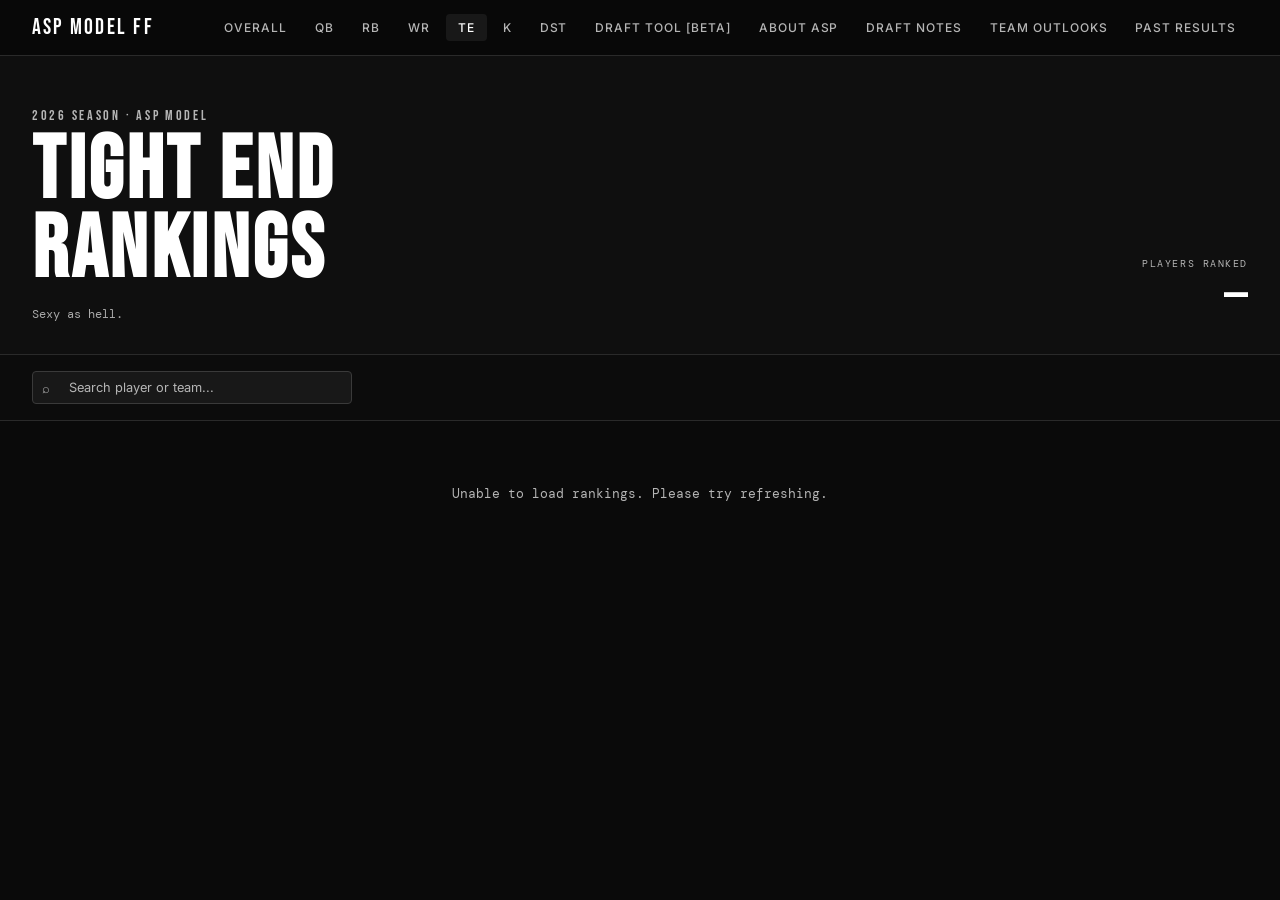
<file: te.html>
<!DOCTYPE html>
<html lang="en">
<head>
  <script async src="https://www.googletagmanager.com/gtag/js?id=G-QEQFCL7ZJY"></script>
  <script>window.dataLayer=window.dataLayer||[];function gtag(){dataLayer.push(arguments);}gtag('js',new Date());gtag('config','G-QEQFCL7ZJY');</script>
  <meta charset="UTF-8">
  <meta name="viewport" content="width=device-width, initial-scale=1.0">
  <link rel="icon" href="/favicon.ico">
  <title>TE Rankings - ASP Model FF</title>
  <link href="https://fonts.googleapis.com/css2?family=Bebas+Neue&family=DM+Mono:wght@400;500&family=Inter:wght@300;400;500;600&display=swap" rel="stylesheet">
  <link rel="stylesheet" href="styles.css">
  <style>
    .move-up    { color: #4caf50; font-size: 0.7rem; font-family: 'DM Mono', monospace; margin-left: 4px; }
    .move-up2   { color: #00e676; font-size: 0.7rem; font-family: 'DM Mono', monospace; margin-left: 4px; font-weight: 700; }
    .move-down  { color: #ef5350; font-size: 0.7rem; font-family: 'DM Mono', monospace; margin-left: 4px; }
    .move-down2 { color: #b71c1c; font-size: 0.7rem; font-family: 'DM Mono', monospace; margin-left: 4px; font-weight: 700; }
  </style>
</head>
<body>
<nav>
  <a class="nav-brand" href="index.html">ASP Model FF</a>
  <div class="nav-links">
    <a href="index.html">Overall</a>
    <a href="qb.html">QB</a><a href="rb.html">RB</a><a href="wr.html">WR</a><a href="te.html" class="active">TE</a>
    <a href="k.html">K</a><a href="dst.html">DST</a><a href="draft.html">Draft Tool [BETA]</a>
    <a href="about.html">About ASP</a><a href="draft-notes.html">Draft Notes</a>
    <a href="team-outlooks.html">Team Outlooks</a><a href="years-past.html">Past Results</a>
  </div>
  <button class="hamburger" onclick="toggleDrawer()"><span></span><span></span><span></span></button>
  <div class="drawer-overlay" onclick="toggleDrawer()"></div>
  <div class="drawer">
    <a href="index.html">Overall</a>
    <a href="qb.html">QB</a><a href="rb.html">RB</a><a href="wr.html">WR</a><a href="te.html" class="active">TE</a>
    <a href="k.html">K</a><a href="dst.html">DST</a><a href="draft.html">Draft Tool [BETA]</a>
    <a href="about.html">About ASP</a><a href="draft-notes.html">Draft Notes</a>
    <a href="team-outlooks.html">Team Outlooks</a><a href="years-past.html">Past Results</a>
  </div>
</nav>
<div class="hero">
  <div class="hero-left">
    <div class="pos-badge">2026 Season · ASP Model</div>
    <h1>Tight End<br>Rankings</h1>
    <div class="hero-meta">Sexy as hell.</div>
  </div>
  <div class="hero-right">
    <div class="asp-label">Players Ranked</div>
    <div class="player-count" id="player-count">—</div>
  </div>
</div>
<div class="controls">
  <div class="search-wrap">
    <span class="search-icon">⌕</span>
    <input type="text" id="search" placeholder="Search player or team..." oninput="filterTable()">
  </div>
  <div class="last-updated" id="last-updated"></div>
</div>
<div class="table-wrap">
  <div class="loading" id="loading"><div class="spinner"></div><p>Fetching rankings...</p></div>
  <table id="rankings-table" style="display:none">
    <thead>
      <tr>
        <th data-col="0">Rank <span class="sort-arrow">↕</span></th>
        <th data-col="1">Player <span class="sort-arrow">↕</span></th>
        <th data-col="2">Team <span class="sort-arrow">↕</span></th>
        <th data-col="3" class="sorted">ASP v2 <span class="sort-arrow">↓</span></th>
        <th data-col="4">Round Grade <span class="sort-arrow">↕</span></th>
      </tr>
    </thead>
    <tbody id="table-body"></tbody>
  </table>
  <div class="error-msg" id="error-msg" style="display:none">Unable to load rankings. Please try refreshing.</div>
</div>
<div class="modal-overlay" id="modal-overlay" onclick="closeModal(event)">
  <div class="modal">
    <button class="modal-close" onclick="closeModalDirect()">✕</button>
    <div class="modal-pos" id="modal-pos"></div>
    <div class="modal-name" id="modal-name"></div>
    <div class="modal-stats" id="modal-stats"></div>
    <div id="modal-notes"></div>
  </div>
</div>
<script>
const SHEET_URL    = 'https://docs.google.com/spreadsheets/d/e/2PACX-1vRR7MWIjXK8ZMZBUZScwDM3nmNX2OtFPbQ1Oe72qAsC2uisQG5TA2nb40jkvIcaiiIEM-EnLx_WGNPl/pub?gid=2144028764&single=true&output=csv';
const MASTER_URL   = 'https://docs.google.com/spreadsheets/d/e/2PACX-1vRR7MWIjXK8ZMZBUZScwDM3nmNX2OtFPbQ1Oe72qAsC2uisQG5TA2nb40jkvIcaiiIEM-EnLx_WGNPl/pub?gid=255609940&single=true&output=csv';
const SNAPSHOT_URL = 'https://docs.google.com/spreadsheets/d/e/2PACX-1vRR7MWIjXK8ZMZBUZScwDM3nmNX2OtFPbQ1Oe72qAsC2uisQG5TA2nb40jkvIcaiiIEM-EnLx_WGNPl/pub?gid=1575221792&single=true&output=csv';
const TEAM_COLORS = {ARI:'#97233f',ATL:'#a71930',BAL:'#241773',BUF:'#00338d',CAR:'#0085ca',CHI:'#c83803',CIN:'#fb4f14',CLE:'#ff3c00',DAL:'#003594',DEN:'#fb4f14',DET:'#0076b6',GB:'#203731',HOU:'#03202f',IND:'#002c5f',JAX:'#006778',KC:'#e31837',LAC:'#0080c6',LAR:'#003594',LV:'#000000',MIA:'#008e97',MIN:'#4f2683',NE:'#c60c30',NO:'#D9D982',NYG:'#0b2265',NYJ:'#125740',PHI:'#004c54',PIT:'#ffb612',SEA:'#29FF00',SF:'#aa0000',TB:'#d50a0a',TEN:'#4b92db',WSH:'#773141'};
const TEAM_NAMES = {ARI:'Arizona\nCardinals',ATL:'Atlanta\nFalcons',BAL:'Baltimore\nRavens',BUF:'Buffalo\nBills',CAR:'Carolina\nPanthers',CHI:'Chicago\nBears',CIN:'Cincinnati\nBengals',CLE:'Cleveland\nBrowns',DAL:'Dallas\nCowboys',DEN:'Denver\nBroncos',DET:'Detroit\nLions',GB:'Green Bay\nPackers',HOU:'Houston\nTexans',IND:'Indianapolis\nColts',JAX:'Jacksonville\nJaguars',KC:'Kansas City\nChiefs',LAC:'LA\nChargers',LAR:'LA\nRams',LV:'Las Vegas\nRaiders',MIA:'Miami\nDolphins',MIN:'Minnesota\nVikings',NE:'New England\nPatriots',NO:'New Orleans\nSaints',NYG:'New York\nGiants',NYJ:'New York\nJets',PHI:'Philadelphia\nEagles',PIT:'Pittsburgh\nSteelers',SEA:'Seattle\nSeahawks',SF:'San Francisco\n49ers',TB:'Tampa Bay\nBuccaneers',TEN:'Tennessee\nTitans',WSH:'Washington\nCommanders'};
let allRows=[],sortCol=3,sortAsc=false,movementMap={};
function parseCSV(text){return text.trim().split('\n').map(line=>{const cols=[];let cur='';let inQ=false;for(let i=0;i<line.length;i++){if(line[i]==='"'){inQ=!inQ;}else if(line[i]===','&&!inQ){cols.push(cur.trim());cur='';}else{cur+=line[i];}}cols.push(cur.trim());return cols;});}
function teamColor(a){return TEAM_COLORS[a]||'#aaaaaa';}
function buildMovementMap(snapText){
  const rows=parseCSV(snapText);if(!rows.length)return{};
  const totalCols=rows[0].length;if(totalCols<2)return{};
  const oldCol=Math.max(0,totalCols-4),newCol=totalCols-1;
  const oldR={},newR={};
  for(let r=1;r<rows.length;r++){
    const oc=rows[r][oldCol]||'',nc=rows[r][newCol]||'';
    if(oc.includes('|')){const[n,rk]=oc.split('|');if(n)oldR[n.trim()]=parseInt(rk);}
    if(nc.includes('|')){const[n,rk]=nc.split('|');if(n)newR[n.trim()]=parseInt(rk);}
  }
  const map={};for(const name of Object.keys(newR)){if(oldR[name]!==undefined)map[name]=oldR[name]-newR[name];}
  return map;
}
function movementBadge(name){
  const d=movementMap[name];if(!d||d===0)return'';
  if(d>=15)return`<span class="move-up2" title="Up ${d} spots">▲▲${d}</span>`;
  if(d>0)return`<span class="move-up" title="Up ${d} spots">▲${d}</span>`;
  if(d<=-15)return`<span class="move-down2" title="Down ${Math.abs(d)} spots">▼▼${Math.abs(d)}</span>`;
  return`<span class="move-down" title="Down ${Math.abs(d)} spots">▼${Math.abs(d)}</span>`;
}
async function loadData(){
  try{
    const[mainRes,masterRes,snapRes]=await Promise.all([fetch(SHEET_URL),fetch(MASTER_URL),fetch(SNAPSHOT_URL)]);
    const[mainText,masterText,snapText]=await Promise.all([mainRes.text(),masterRes.text(),snapRes.text()]);
    const rows=parseCSV(mainText);
    allRows=rows.slice(1).filter(r=>r[0]&&r[0].trim());
    movementMap=buildMovementMap(snapText);
    document.getElementById('loading').style.display='none';
    document.getElementById('rankings-table').style.display='table';
    document.getElementById('player-count').textContent=allRows.length;
    const masterRows=parseCSV(masterText);
    const rawDate=masterRows[2]&&masterRows[2][9]?masterRows[2][9]:'';
    const dateObj=rawDate?new Date(rawDate):null;
    const formatted=dateObj?dateObj.toLocaleDateString('en-US',{month:'long',day:'numeric',year:'numeric'}):'';
    document.getElementById('last-updated').textContent=formatted?'Updated: '+formatted:'';
    renderTable(allRows);
  }catch(e){document.getElementById('loading').style.display='none';document.getElementById('error-msg').style.display='block';}
}
function renderTable(rows){
  const tbody=document.getElementById('table-body');tbody.innerHTML='';
  rows.forEach((vals,i)=>{
    const tr=document.createElement('tr');tr.style.cursor='pointer';tr.addEventListener('click',()=>openModal(vals));
    tr.className=i===0?'rank-1':i===1?'rank-2':i===2?'rank-3':'';tr.style.animationDelay=Math.min(i*0.02,0.5)+'s';
    const asp=parseFloat(vals[2]),team=(vals[1]||'').trim(),name=vals[0]||'—';
    tr.innerHTML=`<td>${i+1}</td><td><span class="player-name">${name}</span>${movementBadge(name)}</td><td><span class="team-badge" style="color:${teamColor(team)}">${team||'—'}</span></td><td><span class="asp-score">${!isNaN(asp)?asp.toFixed(2):'—'}</span></td><td><span class="round-grade">${vals[3]||'—'}</span></td>`;
    tbody.appendChild(tr);
  });
}
function filterTable(){const q=document.getElementById('search').value.toLowerCase();renderTable(q?allRows.filter(r=>r.some(v=>v.toLowerCase().includes(q))):allRows);}
document.querySelectorAll('th[data-col]').forEach(th=>{th.addEventListener('click',()=>{const col=parseInt(th.dataset.col);if(sortCol===col){sortAsc=!sortAsc;}else{sortCol=col;sortAsc=col!==3;}document.querySelectorAll('th[data-col]').forEach(t=>{t.classList.toggle('sorted',parseInt(t.dataset.col)===col);const arrow=t.querySelector('.sort-arrow');if(arrow)arrow.textContent=parseInt(t.dataset.col)===col?(sortAsc?'↑':'↓'):'↕';});allRows.sort((a,b)=>{const av=a[col]||'',bv=b[col]||'';const an=parseFloat(av),bn=parseFloat(bv);if(!isNaN(an)&&!isNaN(bn))return sortAsc?an-bn:bn-an;return sortAsc?av.localeCompare(bv):bv.localeCompare(av);});filterTable();});});
function openModal(vals){document.getElementById('modal-pos').textContent='2026 Season';document.getElementById('modal-name').textContent=vals[0]||'—';document.getElementById('modal-stats').innerHTML=`<div class="modal-stat"><span class="modal-stat-label">Team</span><span class="modal-stat-value" style="color:#fff;white-space:pre-line;line-height:1.3">${TEAM_NAMES[(vals[1]||'').trim()]||vals[1]||'—'}</span></div><div class="modal-stat"><span class="modal-stat-label">ASP v2</span><span class="modal-stat-value">${parseFloat(vals[2]).toFixed(2)||'—'}</span></div><div class="modal-stat"><span class="modal-stat-label">Round Grade</span><span class="modal-stat-value">${vals[3]||'—'}</span></div>`;const notes=vals[4]?vals[4].trim():'';document.getElementById('modal-notes').innerHTML=notes?`<p class="modal-notes">${notes}</p>`:`<p class="modal-no-notes">No notes yet.</p>`;document.getElementById('modal-overlay').classList.add('open');}
function closeModal(e){if(e.target===document.getElementById('modal-overlay'))closeModalDirect();}
function closeModalDirect(){document.getElementById('modal-overlay').classList.remove('open');}
function toggleDrawer(){document.body.classList.toggle('drawer-open');}
loadData();
</script>
</body>
</html>
</file>
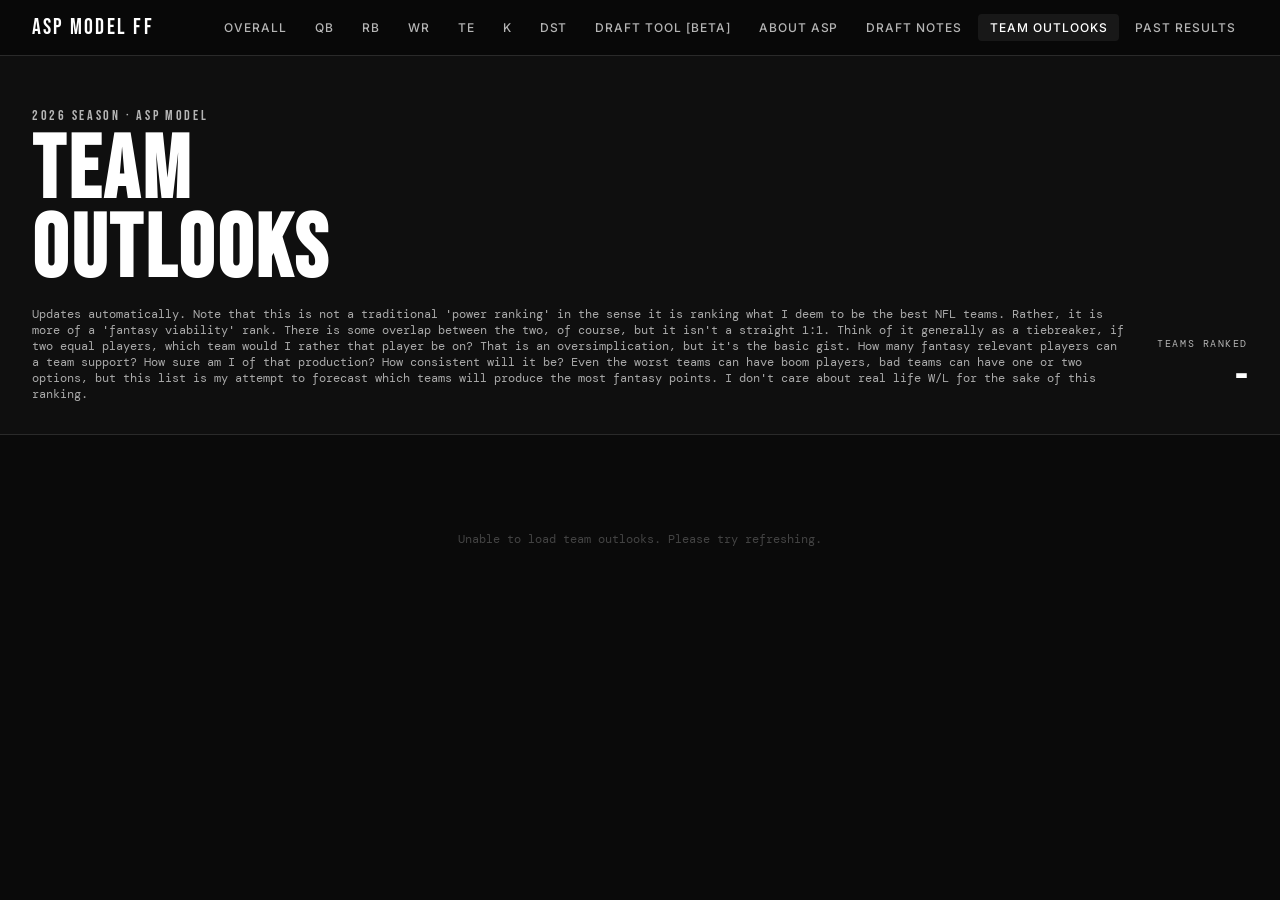
<file: team-outlooks.html>
<!DOCTYPE html>
<html lang="en">
<head>
  <!-- Google tag (gtag.js) -->
  <script async src="https://www.googletagmanager.com/gtag/js?id=G-QEQFCL7ZJY"></script>
  <script>
    window.dataLayer = window.dataLayer || [];
    function gtag(){dataLayer.push(arguments);}
    gtag('js', new Date());
    gtag('config', 'G-QEQFCL7ZJY');
  </script>
  <meta charset="UTF-8">
  <meta name="viewport" content="width=device-width, initial-scale=1.0">
  <title>Team Outlooks - ASP Model FF</title>
  <link href="https://fonts.googleapis.com/css2?family=Bebas+Neue&family=DM+Mono:wght@400;500&family=Inter:wght@300;400;500;600&display=swap" rel="stylesheet">

<link href="https://fonts.googleapis.com/css2?family=Bebas+Neue&family=DM+Mono:wght@400;500&family=Inter:wght@300;400;500;600&display=swap" rel="stylesheet">
<link rel="stylesheet" href="styles.css">
<style>
  .content { max-width: 760px; }
</style>
  
</head>
<body>

<nav>
  <a class="nav-brand" href="index.html">ASP Model FF</a>
  <div class="nav-links">
    <a href="index.html">Overall</a>
    <a href="qb.html">QB</a>
    <a href="rb.html">RB</a>
    <a href="wr.html">WR</a>
    <a href="te.html">TE</a>
    <a href="k.html">K</a>
    <a href="dst.html">DST</a>
    <a href="draft.html">Draft Tool [BETA]</a>
    <a href="about.html">About ASP</a>
    <a href="draft-notes.html">Draft Notes</a>
    <a href="team-outlooks.html" class="active">Team Outlooks</a>
    <a href="years-past.html">Past Results</a>
  </div>
  <button class="hamburger" onclick="toggleDrawer()">
    <span></span><span></span><span></span>
  </button>
  <div class="drawer-overlay" onclick="toggleDrawer()"></div>
  <div class="drawer">
    <a href="index.html">Overall</a>
    <a href="qb.html">QB</a>
    <a href="rb.html">RB</a>
    <a href="wr.html">WR</a>
    <a href="te.html">TE</a>
    <a href="k.html">K</a>
    <a href="dst.html">DST</a>
    <a href="draft.html">Draft Tool [BETA]</a>
    <a href="about.html">About ASP</a>
    <a href="draft-notes.html">Draft Notes</a>
    <a href="team-outlooks.html" class="active">Team Outlooks</a>
    <a href="years-past.html">Past Results</a>
  </div>
</nav>

<div class="hero">
  <div>
    <div class="pos-badge">2026 Season · ASP Model</div>
    <h1>Team<br>Outlooks</h1>
    <div class="hero-meta">Updates automatically. Note that this is not a traditional 'power ranking' in the sense it is ranking what I deem to be the best NFL teams. Rather, it is more of a 'fantasy viability' rank. There is some overlap between the two, of course, but it isn't a straight 1:1. Think of it generally as a tiebreaker, if two equal players, which team would I rather that player be on? That is an oversimplication, but it's the basic gist. How many fantasy relevant players can a team support? How sure am I of that production? How consistent will it be? Even the worst teams can have boom players, bad teams can have one or two options, but this list is my attempt to forecast which teams will produce the most fantasy points. I don't care about real life W/L for the sake of this ranking.</div>
  </div>
  <div class="hero-right">
    <div class="hero-count-label">Teams Ranked</div>
    <div class="hero-count" id="team-count">-</div>
  </div>
</div>

<div class="content">
  <div class="loading" id="loading">
    <div class="spinner"></div>
    <p>Fetching team outlooks...</p>
  </div>
  <div id="teams-container" style="display:none"></div>
  <div class="empty-state" id="error-msg" style="display:none">Unable to load team outlooks. Please try refreshing.</div>
</div>

<script>
const SHEET_URL = 'https://docs.google.com/spreadsheets/d/e/2PACX-1vRR7MWIjXK8ZMZBUZScwDM3nmNX2OtFPbQ1Oe72qAsC2uisQG5TA2nb40jkvIcaiiIEM-EnLx_WGNPl/pub?gid=1758079558&single=true&output=csv';

const TEAM_COLORS = {
  ARI:'#97233f', ATL:'#a71930', BAL:'#241773', BUF:'#00338d', CAR:'#0085ca',
  CHI:'#c83803', CIN:'#fb4f14', CLE:'#ff3c00', DAL:'#003594', DEN:'#fb4f14',
  DET:'#0076b6', GB:'#203731', HOU:'#03202f', IND:'#002c5f', JAX:'#006778',
  KC:'#e31837', LAC:'#0080c6', LAR:'#003594', LV:'#000000', MIA:'#008e97',
  MIN:'#4f2683', NE:'#c60c30', NO:'#D9D982', NYG:'#0b2265', NYJ:'#125740',
  PHI:'#004c54', PIT:'#ffb612', SEA:'#29FF00', SF:'#aa0000', TB:'#d50a0a',
  TEN:'#4b92db', WSH:'#773141',
};

function parseCSV(text) {
  return text.trim().split('\n').map(line => {
    const cols = []; let cur = ''; let inQ = false;
    for (const c of line) {
      if (c === '"') { inQ = !inQ; }
      else if (c === ',' && !inQ) { cols.push(cur.trim()); cur = ''; }
      else { cur += c; }
    }
    cols.push(cur.trim()); return cols;
  });
}

function toggleSection(id) {
  document.getElementById(id).classList.toggle('open');
}

async function loadData() {
  try {
    const res = await fetch(SHEET_URL);
    if (!res.ok) throw new Error('fetch failed');
    const text = await res.text();
    const rows = parseCSV(text).slice(1).filter(r => r[0] && r[0].trim());

    // Only show teams that have a ranking
    const ranked = rows.filter(r => r[2] && r[2].trim() !== '');
    ranked.sort((a, b) => parseInt(a[2]) - parseInt(b[2]));

    document.getElementById('loading').style.display = 'none';

    if (!ranked.length) {
      document.getElementById('error-msg').style.display = 'block';
      document.getElementById('error-msg').textContent = 'No teams ranked yet. Check back soon!';
      return;
    }

    document.getElementById('team-count').textContent = ranked.length;
    document.getElementById('teams-container').style.display = 'block';

    document.getElementById('teams-container').innerHTML = ranked.map((row, i) => {
      const fullName = row[0] || '';
      const abbr = (row[1] || '').trim();
      const rank = row[2] || '';
      const thoughts = row[3] || '';
      const color = TEAM_COLORS[abbr] || '#555555';

      const id = 'team-' + i;

      // Split thoughts into paragraphs on double newline or sentence groups
      const paragraphs = thoughts
        ? thoughts.split(/\n+/).filter(p => p.trim()).map(p => `<p>${p.trim()}</p>`).join('')
        : `<p class="no-thoughts">No thoughts yet - check back soon.</p>`;

      return `
        <div class="team-section" id="${id}">
          <div class="team-header" onclick="toggleSection('${id}')">
            <div class="team-color-bar" style="background:${color}"></div>
            <div class="team-watermark" style="color:${color}">${abbr}</div>
            <div class="team-rank">${rank}</div>
            <div class="team-info">
              <div class="team-name">${fullName}</div>
              <span class="team-abbr-badge" style="color:${color}">${abbr}</span>
            </div>
            <span class="team-football">🏈</span>
          </div>
          <div class="team-body">
            ${paragraphs}
          </div>
        </div>`;
    }).join('');

  } catch(e) {
    document.getElementById('loading').style.display = 'none';
    document.getElementById('error-msg').style.display = 'block';
  }
}

function toggleDrawer() { document.body.classList.toggle('drawer-open'); }

loadData();
</script>
</body>
</html>
</file>
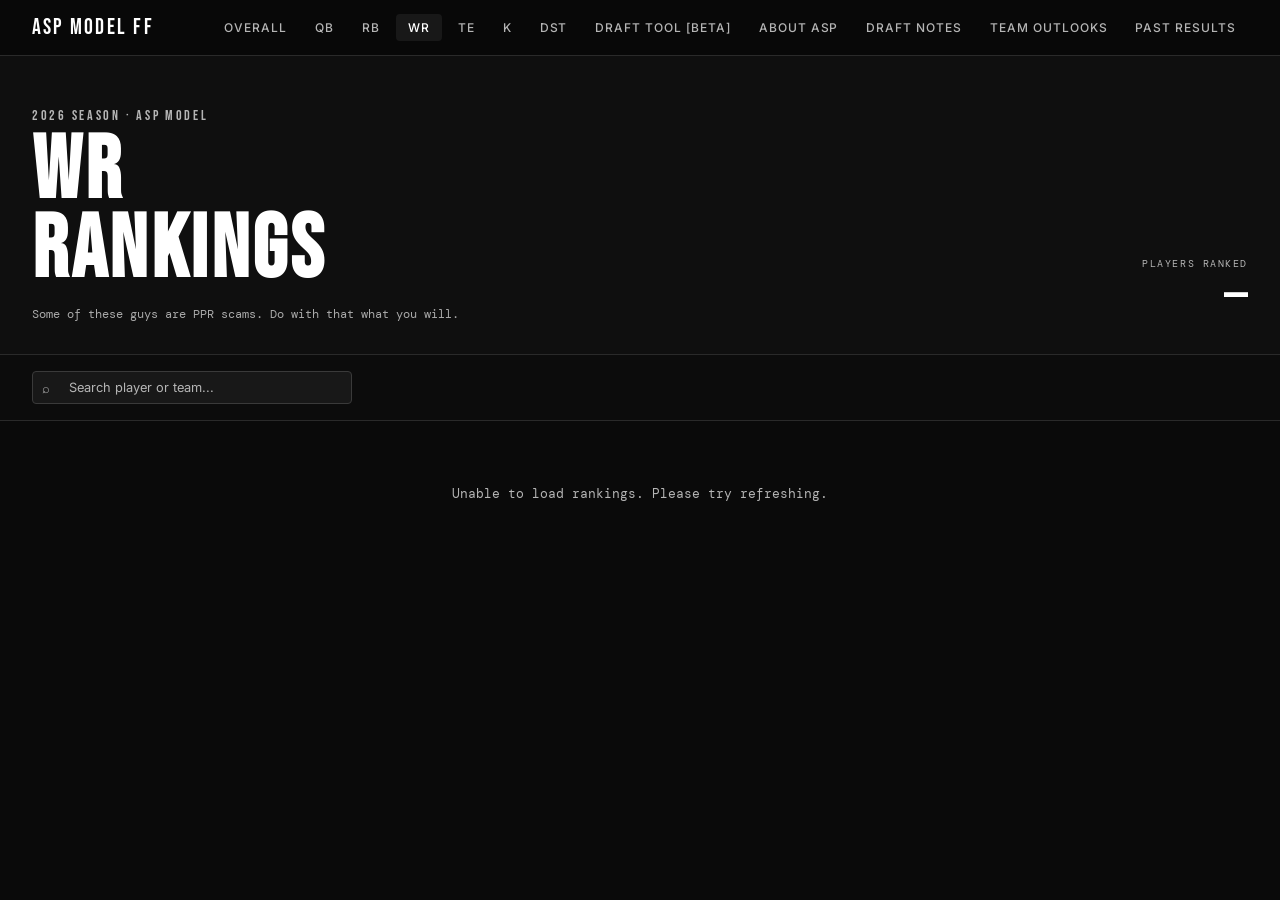
<file: wr.html>
<!DOCTYPE html>
<html lang="en">
<head>
  <script async src="https://www.googletagmanager.com/gtag/js?id=G-QEQFCL7ZJY"></script>
  <script>window.dataLayer=window.dataLayer||[];function gtag(){dataLayer.push(arguments);}gtag('js',new Date());gtag('config','G-QEQFCL7ZJY');</script>
  <meta charset="UTF-8">
  <meta name="viewport" content="width=device-width, initial-scale=1.0">
  <link rel="icon" href="/favicon.ico">
  <title>WR Rankings - ASP Model FF</title>
  <link href="https://fonts.googleapis.com/css2?family=Bebas+Neue&family=DM+Mono:wght@400;500&family=Inter:wght@300;400;500;600&display=swap" rel="stylesheet">
  <link rel="stylesheet" href="styles.css">
  <style>
    .move-up    { color: #4caf50; font-size: 0.7rem; font-family: 'DM Mono', monospace; margin-left: 4px; }
    .move-up2   { color: #00e676; font-size: 0.7rem; font-family: 'DM Mono', monospace; margin-left: 4px; font-weight: 700; }
    .move-down  { color: #ef5350; font-size: 0.7rem; font-family: 'DM Mono', monospace; margin-left: 4px; }
    .move-down2 { color: #b71c1c; font-size: 0.7rem; font-family: 'DM Mono', monospace; margin-left: 4px; font-weight: 700; }
  </style>
</head>
<body>
<nav>
  <a class="nav-brand" href="index.html">ASP Model FF</a>
  <div class="nav-links">
    <a href="index.html">Overall</a>
    <a href="qb.html">QB</a><a href="rb.html">RB</a><a href="wr.html" class="active">WR</a><a href="te.html">TE</a>
    <a href="k.html">K</a><a href="dst.html">DST</a><a href="draft.html">Draft Tool [BETA]</a>
    <a href="about.html">About ASP</a><a href="draft-notes.html">Draft Notes</a>
    <a href="team-outlooks.html">Team Outlooks</a><a href="years-past.html">Past Results</a>
  </div>
  <button class="hamburger" onclick="toggleDrawer()"><span></span><span></span><span></span></button>
  <div class="drawer-overlay" onclick="toggleDrawer()"></div>
  <div class="drawer">
    <a href="index.html">Overall</a>
    <a href="qb.html">QB</a><a href="rb.html">RB</a><a href="wr.html" class="active">WR</a><a href="te.html">TE</a>
    <a href="k.html">K</a><a href="dst.html">DST</a><a href="draft.html">Draft Tool [BETA]</a>
    <a href="about.html">About ASP</a><a href="draft-notes.html">Draft Notes</a>
    <a href="team-outlooks.html">Team Outlooks</a><a href="years-past.html">Past Results</a>
  </div>
</nav>
<div class="hero">
  <div class="hero-left">
    <div class="pos-badge">2026 Season · ASP Model</div>
    <h1>WR<br>Rankings</h1>
    <div class="hero-meta">Some of these guys are PPR scams. Do with that what you will.</div>
  </div>
  <div class="hero-right">
    <div class="asp-label">Players Ranked</div>
    <div class="player-count" id="player-count">—</div>
  </div>
</div>
<div class="controls">
  <div class="search-wrap">
    <span class="search-icon">⌕</span>
    <input type="text" id="search" placeholder="Search player or team..." oninput="filterTable()">
  </div>
  <div class="last-updated" id="last-updated"></div>
</div>
<div class="table-wrap">
  <div class="loading" id="loading"><div class="spinner"></div><p>Fetching rankings...</p></div>
  <table id="rankings-table" style="display:none">
    <thead>
      <tr>
        <th data-col="0">Rank <span class="sort-arrow">↕</span></th>
        <th data-col="1">Player <span class="sort-arrow">↕</span></th>
        <th data-col="2">Team <span class="sort-arrow">↕</span></th>
        <th data-col="3" class="sorted">ASP v2 <span class="sort-arrow">↓</span></th>
        <th data-col="4">Round Grade <span class="sort-arrow">↕</span></th>
      </tr>
    </thead>
    <tbody id="table-body"></tbody>
  </table>
  <div class="error-msg" id="error-msg" style="display:none">Unable to load rankings. Please try refreshing.</div>
</div>
<div class="modal-overlay" id="modal-overlay" onclick="closeModal(event)">
  <div class="modal">
    <button class="modal-close" onclick="closeModalDirect()">✕</button>
    <div class="modal-pos" id="modal-pos"></div>
    <div class="modal-name" id="modal-name"></div>
    <div class="modal-stats" id="modal-stats"></div>
    <div id="modal-notes"></div>
  </div>
</div>
<script>
const SHEET_URL    = 'https://docs.google.com/spreadsheets/d/e/2PACX-1vRR7MWIjXK8ZMZBUZScwDM3nmNX2OtFPbQ1Oe72qAsC2uisQG5TA2nb40jkvIcaiiIEM-EnLx_WGNPl/pub?gid=1977102314&single=true&output=csv';
const MASTER_URL   = 'https://docs.google.com/spreadsheets/d/e/2PACX-1vRR7MWIjXK8ZMZBUZScwDM3nmNX2OtFPbQ1Oe72qAsC2uisQG5TA2nb40jkvIcaiiIEM-EnLx_WGNPl/pub?gid=255609940&single=true&output=csv';
const SNAPSHOT_URL = 'https://docs.google.com/spreadsheets/d/e/2PACX-1vRR7MWIjXK8ZMZBUZScwDM3nmNX2OtFPbQ1Oe72qAsC2uisQG5TA2nb40jkvIcaiiIEM-EnLx_WGNPl/pub?gid=1575221792&single=true&output=csv';
const TEAM_COLORS = {ARI:'#97233f',ATL:'#a71930',BAL:'#241773',BUF:'#00338d',CAR:'#0085ca',CHI:'#c83803',CIN:'#fb4f14',CLE:'#ff3c00',DAL:'#003594',DEN:'#fb4f14',DET:'#0076b6',GB:'#203731',HOU:'#03202f',IND:'#002c5f',JAX:'#006778',KC:'#e31837',LAC:'#0080c6',LAR:'#003594',LV:'#000000',MIA:'#008e97',MIN:'#4f2683',NE:'#c60c30',NO:'#D9D982',NYG:'#0b2265',NYJ:'#125740',PHI:'#004c54',PIT:'#ffb612',SEA:'#29FF00',SF:'#aa0000',TB:'#d50a0a',TEN:'#4b92db',WSH:'#773141'};
const TEAM_NAMES = {ARI:'Arizona\nCardinals',ATL:'Atlanta\nFalcons',BAL:'Baltimore\nRavens',BUF:'Buffalo\nBills',CAR:'Carolina\nPanthers',CHI:'Chicago\nBears',CIN:'Cincinnati\nBengals',CLE:'Cleveland\nBrowns',DAL:'Dallas\nCowboys',DEN:'Denver\nBroncos',DET:'Detroit\nLions',GB:'Green Bay\nPackers',HOU:'Houston\nTexans',IND:'Indianapolis\nColts',JAX:'Jacksonville\nJaguars',KC:'Kansas City\nChiefs',LAC:'LA\nChargers',LAR:'LA\nRams',LV:'Las Vegas\nRaiders',MIA:'Miami\nDolphins',MIN:'Minnesota\nVikings',NE:'New England\nPatriots',NO:'New Orleans\nSaints',NYG:'New York\nGiants',NYJ:'New York\nJets',PHI:'Philadelphia\nEagles',PIT:'Pittsburgh\nSteelers',SEA:'Seattle\nSeahawks',SF:'San Francisco\n49ers',TB:'Tampa Bay\nBuccaneers',TEN:'Tennessee\nTitans',WSH:'Washington\nCommanders'};
let allRows=[],sortCol=3,sortAsc=false,movementMap={};
function parseCSV(text){return text.trim().split('\n').map(line=>{const cols=[];let cur='';let inQ=false;for(let i=0;i<line.length;i++){if(line[i]==='"'){inQ=!inQ;}else if(line[i]===','&&!inQ){cols.push(cur.trim());cur='';}else{cur+=line[i];}}cols.push(cur.trim());return cols;});}
function teamColor(a){return TEAM_COLORS[a]||'#aaaaaa';}
function buildMovementMap(snapText){
  const rows=parseCSV(snapText);if(!rows.length)return{};
  const totalCols=rows[0].length;if(totalCols<2)return{};
  const oldCol=Math.max(0,totalCols-4),newCol=totalCols-1;
  const oldR={},newR={};
  for(let r=1;r<rows.length;r++){
    const oc=rows[r][oldCol]||'',nc=rows[r][newCol]||'';
    if(oc.includes('|')){const[n,rk]=oc.split('|');if(n)oldR[n.trim()]=parseInt(rk);}
    if(nc.includes('|')){const[n,rk]=nc.split('|');if(n)newR[n.trim()]=parseInt(rk);}
  }
  const map={};for(const name of Object.keys(newR)){if(oldR[name]!==undefined)map[name]=oldR[name]-newR[name];}
  return map;
}
function movementBadge(name){
  const d=movementMap[name];if(!d||d===0)return'';
  if(d>=15)return`<span class="move-up2" title="Up ${d} spots">▲▲${d}</span>`;
  if(d>0)return`<span class="move-up" title="Up ${d} spots">▲${d}</span>`;
  if(d<=-15)return`<span class="move-down2" title="Down ${Math.abs(d)} spots">▼▼${Math.abs(d)}</span>`;
  return`<span class="move-down" title="Down ${Math.abs(d)} spots">▼${Math.abs(d)}</span>`;
}
async function loadData(){
  try{
    const[mainRes,masterRes,snapRes]=await Promise.all([fetch(SHEET_URL),fetch(MASTER_URL),fetch(SNAPSHOT_URL)]);
    const[mainText,masterText,snapText]=await Promise.all([mainRes.text(),masterRes.text(),snapRes.text()]);
    const rows=parseCSV(mainText);
    allRows=rows.slice(1).filter(r=>r[0]&&r[0].trim());
    movementMap=buildMovementMap(snapText);
    document.getElementById('loading').style.display='none';
    document.getElementById('rankings-table').style.display='table';
    document.getElementById('player-count').textContent=allRows.length;
    const masterRows=parseCSV(masterText);
    const rawDate=masterRows[2]&&masterRows[2][9]?masterRows[2][9]:'';
    const dateObj=rawDate?new Date(rawDate):null;
    const formatted=dateObj?dateObj.toLocaleDateString('en-US',{month:'long',day:'numeric',year:'numeric'}):'';
    document.getElementById('last-updated').textContent=formatted?'Updated: '+formatted:'';
    renderTable(allRows);
  }catch(e){document.getElementById('loading').style.display='none';document.getElementById('error-msg').style.display='block';}
}
function renderTable(rows){
  const tbody=document.getElementById('table-body');tbody.innerHTML='';
  rows.forEach((vals,i)=>{
    const tr=document.createElement('tr');tr.style.cursor='pointer';tr.addEventListener('click',()=>openModal(vals));
    tr.className=i===0?'rank-1':i===1?'rank-2':i===2?'rank-3':'';tr.style.animationDelay=Math.min(i*0.02,0.5)+'s';
    const asp=parseFloat(vals[2]),team=(vals[1]||'').trim(),name=vals[0]||'—';
    tr.innerHTML=`<td>${i+1}</td><td><span class="player-name">${name}</span>${movementBadge(name)}</td><td><span class="team-badge" style="color:${teamColor(team)}">${team||'—'}</span></td><td><span class="asp-score">${!isNaN(asp)?asp.toFixed(2):'—'}</span></td><td><span class="round-grade">${vals[3]||'—'}</span></td>`;
    tbody.appendChild(tr);
  });
}
function filterTable(){const q=document.getElementById('search').value.toLowerCase();renderTable(q?allRows.filter(r=>r.some(v=>v.toLowerCase().includes(q))):allRows);}
document.querySelectorAll('th[data-col]').forEach(th=>{th.addEventListener('click',()=>{const col=parseInt(th.dataset.col);if(sortCol===col){sortAsc=!sortAsc;}else{sortCol=col;sortAsc=col!==3;}document.querySelectorAll('th[data-col]').forEach(t=>{t.classList.toggle('sorted',parseInt(t.dataset.col)===col);const arrow=t.querySelector('.sort-arrow');if(arrow)arrow.textContent=parseInt(t.dataset.col)===col?(sortAsc?'↑':'↓'):'↕';});allRows.sort((a,b)=>{const av=a[col]||'',bv=b[col]||'';const an=parseFloat(av),bn=parseFloat(bv);if(!isNaN(an)&&!isNaN(bn))return sortAsc?an-bn:bn-an;return sortAsc?av.localeCompare(bv):bv.localeCompare(av);});filterTable();});});
function openModal(vals){document.getElementById('modal-pos').textContent='2026 Season';document.getElementById('modal-name').textContent=vals[0]||'—';document.getElementById('modal-stats').innerHTML=`<div class="modal-stat"><span class="modal-stat-label">Team</span><span class="modal-stat-value" style="color:#fff;white-space:pre-line;line-height:1.3">${TEAM_NAMES[(vals[1]||'').trim()]||vals[1]||'—'}</span></div><div class="modal-stat"><span class="modal-stat-label">ASP v2</span><span class="modal-stat-value">${parseFloat(vals[2]).toFixed(2)||'—'}</span></div><div class="modal-stat"><span class="modal-stat-label">Round Grade</span><span class="modal-stat-value">${vals[3]||'—'}</span></div>`;const notes=vals[4]?vals[4].trim():'';document.getElementById('modal-notes').innerHTML=notes?`<p class="modal-notes">${notes}</p>`:`<p class="modal-no-notes">No notes yet.</p>`;document.getElementById('modal-overlay').classList.add('open');}
function closeModal(e){if(e.target===document.getElementById('modal-overlay'))closeModalDirect();}
function closeModalDirect(){document.getElementById('modal-overlay').classList.remove('open');}
function toggleDrawer(){document.body.classList.toggle('drawer-open');}
loadData();
</script>
</body>
</html>
</file>
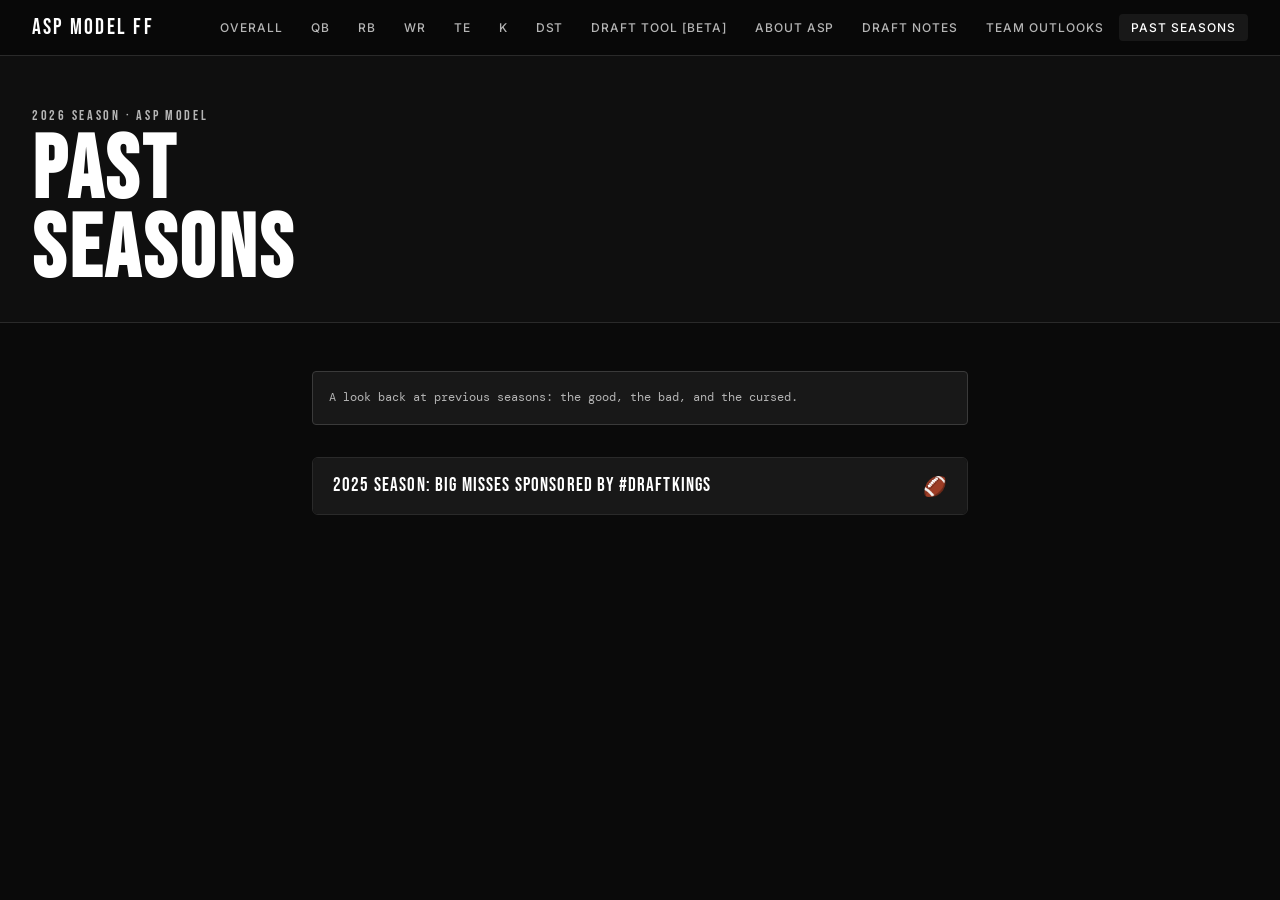
<file: years-past.html>
<!DOCTYPE html>
<html lang="en">
<head>
  <!-- Google tag (gtag.js) -->
  <script async src="https://www.googletagmanager.com/gtag/js?id=G-QEQFCL7ZJY"></script>
  <script>
    window.dataLayer = window.dataLayer || [];
    function gtag(){dataLayer.push(arguments);}
    gtag('js', new Date());
    gtag('config', 'G-QEQFCL7ZJY');
  </script>
  <meta charset="UTF-8">
  <meta name="viewport" content="width=device-width, initial-scale=1.0">
  <title>Past Seasons - ASP Model FF</title>
  <link href="https://fonts.googleapis.com/css2?family=Bebas+Neue&family=DM+Mono:wght@400;500&family=Inter:wght@300;400;500;600&display=swap" rel="stylesheet">

<link href="https://fonts.googleapis.com/css2?family=Bebas+Neue&family=DM+Mono:wght@400;500&family=Inter:wght@300;400;500;600&display=swap" rel="stylesheet">
<link rel="stylesheet" href="styles.css">
  
</head>
<body>

<nav>
  <a class="nav-brand" href="index.html">ASP Model FF</a>
  <div class="nav-links">
    <a href="index.html">Overall</a>
    <a href="qb.html">QB</a>
    <a href="rb.html">RB</a>
    <a href="wr.html">WR</a>
    <a href="te.html">TE</a>
    <a href="k.html">K</a>
    <a href="dst.html">DST</a>
    <a href="draft.html">Draft Tool [BETA]</a>
    <a href="about.html">About ASP</a>
    <a href="draft-notes.html">Draft Notes</a>
    <a href="team-outlooks.html">Team Outlooks</a>
    <a href="years-past.html" class="active">Past Seasons</a>
  </div>
  <button class="hamburger" onclick="toggleDrawer()">
    <span></span><span></span><span></span>
  </button>
  <div class="drawer-overlay" onclick="toggleDrawer()"></div>
  <div class="drawer">
    <a href="index.html">Overall</a>
    <a href="qb.html">QB</a>
    <a href="rb.html">RB</a>
    <a href="wr.html">WR</a>
    <a href="te.html">TE</a>
    <a href="k.html">K</a>
    <a href="dst.html">DST</a>
    <a href="draft.html">Draft Tool [BETA]</a>
    <a href="about.html">About ASP</a>
    <a href="draft-notes.html">Draft Notes</a>
    <a href="team-outlooks.html">Team Outlooks</a>
    <a href="years-past.html" class="active">Past Seasons</a>
  </div>
</nav>

<div class="hero" style="display:block">
  <div class="pos-badge">2026 Season · ASP Model</div>
  <h1>Past<br>Seasons</h1>
</div>

<div class="content">
  <div class="placeholder-note">A look back at previous seasons: the good, the bad, and the cursed.</div>

  <!--
    HOW TO ADD A SEASON:
    1. Copy a .section block below
    2. Give it a unique id (s2, s3, s4...)
    3. Update the title, body paragraphs, and stat-row values
    4. Delete the stat-row entirely if you don't want it for that year
  -->

  <div class="section" id="s1">
    <div class="section-header" onclick="toggleSection('s1')">
      <span class="section-title">2025 Season: Big misses sponsored by #DraftKings</span>
      <div class="section-meta">
        <span class="section-football">🏈</span>
      </div>
    </div>
    <div class="section-body">
      <div class="stat-row">
        <div class="stat-item">Record:<span>184-113</span></div>
        <div class="stat-item">Winning Percentage:<span>61.95%</span></div>
        <div class="stat-item">Playoff Percentage:<span>74.6%</span></div>
      </div>
      <p>Good mix of league formats and strategies to put the method to the test in 2025. Some standard, some hPPR, some full, a little bit of dynasty, and some guillotine. Some good luck and some bad luck that generally averaged out to about, well, average. Huh. Who'd have thunk! Below is some (not all) of the data and highlights. I've since used these to refine the 2026 model, and hopefully make it better. Maybe by 2030 we'll really be cooking with gas.</p>
      <p>First, let's talk about most drafted guys at each position. This is just for redrafts, as is most of the below data, as dynasty is kind of its own beast. There are in volume order. At QB: Dak Prescott, Drake Maye, Kyler Murray. At RB, we had Tyrone Tracy Jr, Treveyon Henderson, Quinshon Judkins, Bijan Robinson, and De'Von Achane. At WR: Calvin Ridley, Ricky Pearsall, Courtland Sutton, Tetairoa Mcmillan, and Emeka Egbuka. And at TE, Brock Bowers, Tyler Warren, Dalton Kincaid, George Kittle, and Mark Andrews.</p>
      <p>Dak and Maye were great at QB, Kyler got hurt early and then benched. 2/3 ain't bad. Also before I continue, I'd just like it acknowleged that these weren't necessary my TOP guys at any positions, just the ones I ended up with the most shares of due to targeting them for value or how the board fell or whatever. I think it would have been insane to go in with Dak ranked #1 for me, and he wasn't, but for how late you could get him, the value proposition was unmatched. At WR, Ridley was just a huge doodoo dogshit bust. The Titans were a hot mess to start the year, and as Cam Ward found his footing, Ridley was already out for the year. I just really targeted him because his game is more route running than it is pure athleticism, I thought it would age well and he'd help a rookie Cam Ward. Silly me. Pearsall was hurt most of the year, but looked good in flashes. Sutton (like all Broncos players) was streaky. Tet McMillan I loved as a prospect, didn't love the landing spot, but thought he did pretty good. (OROY for those wondering! Pretty good!). Egbuka started hot but that Bucs team just sort of fell apart. Sidebar: it's shocking to me that Todd Bowles has survived another year without being fired. Finally, TE. Bowers was too hurt, Kittle was too hurt, Kincaid was too hurt. Andrews was... Bleh. Liked the value on him. Thankfully Warren and my #6 guy, Harold Fannin Jr., saved my bacon. Kincaid especially is a thorn in my side. His talent is so obvious when you watch him, he runs such nice routes, has great hands, and transitions from catch to run so smoothly... He just cannot stay freaking healthy. I'll probably waste more picks on him in future.</p>
      <p>Okay. Let's talk value. For every draft pick in every league, I tracked VALUE. Basically, this is an ADP weighted projection vs actual for a player. Early round guys have higher expections, later round guys don't. I feel like it's pretty self-explanatory. The following players were my GREAT VALUE (don't sue me, walmart) players of the year. Jaxon Smith-Njigba, Bijan Robinson, De'Von Achane, Drake Maye, Puka Nacua, James Cook, George Pickens, Jonathan Taylor, Trey McBride, Christian McCaffrey, Travis Etienne Jr., and Javonte Williams. There are TERRIBLE VALUES of the year too, but since the vast majority of those are due to injury, I'm not going to list them for the sake of obviousness.</p>
      <p>Another note on players, my BUSTS of the year, and my GUYS of the year. If we discount injuries, which are hard to forecast sometimes, I think D'onte Thornton Jr. is by far my biggest bust. His hype out of training camp was so good and the Raiders didn't have much target competition at WR. I couldn't predict how much of a dumpster fire that team would be though. It sounds dumb to call Smith-Njigba my guy of the year, even though I was reaching on him 1-2 rounds early every draft when I could. So, I'll say Travis Etienne Jr. He was my 6th most drafted RB, grabbed him everywhere I could really late, thinking his 2024 season was a fluke. And he was one of my walmart players of the year, so I'm happy with that.</p>
      <p>Two more interesting metrics were playoff percentage by ASP score and playoff percentage by pick position. ASP Tier was interesting, teams with what I'd consider good (league size dependent) made playoffs at a 83.33% clip, an improvement of 8.73% over average. Teams with OK ASP scores faired the worst, oddly, making playoffs at a rate of 63.64%. Finally, teams with bad ASP scores made playoffs at 75%. Interesting, though not the end all, be all. I'm certain some of that is luck and some of that is me making bad sit/start decisions, trades, or waiver pickups. Pick position I think is more interesting, and backs up an opinion I've held for a long time. Teams that picked in the top third of the draft made playoffs at a rate of 66.67%. Teams that picked in the middle third made playoffs at a rate of just 57.14%, and teams in the back third made playoffs at... Wait for it... 100%. Again, could be a fluke, but getting that back to back pick to end the first, start the second really helps with balanced team building. Also this wasn't a small number of leagues, either. I'll be curious to see how this trend plays out in the 2026 season.</p>
      <p>There is talk every year about drafting strategy. I do have some notes on this in my 'Draft Notes' page, and I do think it is somewhat cyclical based on the meta of league offenses and defenses year to year, as well as player and personnel changes. All that being said, here are the strategies/draft choices I evaluated with my 2025 leagues: Early Elite QB, Early Elite TE, WR Heavy, WR Biased Early Picks, RB Heavy, RB Biased Early Picks. Interestingly, going elite QB early (or not) didn't meaningfully increase playoff percentage either way. Your mileage may vary in something like superflex or smaller roster leagues, but I didn't find it to make a huge difference. That being said, my early QB was almost exclusively Josh Allen. Had it been Lamar, I think it could have been worse due to his mid-season injury. Taking an early TE actually reduced my playoff percentage, which could just be due to Bowers injury, but I had a lot of McBride shares as well. I wouldn't live or die by this rule, but in general, I think you can find 80% of the production on a later round TE and get a better RB/WR with that pick. Usually.</p>
      <p>Heavy/Bias for WRs and RBs is where the strategy points get interesting. Going heavy on RBs in the draft increased playoff chances by 25%!! That is a lot! Biasing RBs produced a similar result, as most heavy RB teams also biased RBs. Funny how that works. Here's where it gets weird, heavy/biased WR teams ALSO had a marked improvement, 16% on average. It's the balanced teams that actually had slightly decreased playoff percentage. Now I'm so far from a data analyst that it isn't even funny, but I do think this is a testament to taking BPA regardless, especially in leagues with a flex. Sometimes I find myself reaching a little bit during a positional run, and getting a worse player. Let the value come to you. There will always be a few waiver heroes and trades to make. Plus, doing prep work prior to the draft helps you hit on more later round picks to make up for this.</p>
      <p>Some closing thoughts from my notes: these were the funniest tidbits I could find, looking through everything. On Jaxson Dart: "I can see a scenario where he becomes the starter for the giants coaches to try and save their jobs. not saying its super likely, but he looked good in preseason. in a moment of desperation, perhaps." On JJ McCarthy (and the Vikings pass catchers): "If anyone can get good performance out of mccarthy, it is KOC." Turns out, even KOC couldn't fix the infamous nine. On the 49ers pass catchers: "juaun jennings this, blah blah blah. peasall is better. if jennings were gonna be something, he already would be!" On Kyle Pitts, everyone's favorite fantasy TE: "No. I'm not doing this again.... okay but like if he falls low enough..... ok he is only 24 and has the size and speed that cant be taught. his rookie season cant be ignored! im ready to be burned again i think. penix may be able to actually get him the ball."</p>
    </div>
  </div>

  <!-- Copy the block above to add more seasons -->

</div>

<script>
  function toggleSection(id) {
    const section = document.getElementById(id);
    section.classList.toggle('open');
  }
  function toggleDrawer() { document.body.classList.toggle('drawer-open'); }
</script>
</body>
</html>
</file>
<file: styles.css>
/* ============================================================
   ASP MODEL FF — styles.css
   Shared stylesheet for all pages.

   Usage: <link rel="stylesheet" href="styles.css">
   Keep only page-specific CSS in a <style> tag on each page.
   ============================================================ */

/* GOOGLE FONTS — load this link tag on every page:
   <link href="https://fonts.googleapis.com/css2?family=Bebas+Neue&family=DM+Mono:wght@400;500&family=Inter:wght@300;400;500;600&display=swap" rel="stylesheet">
*/

/* ── ROOT VARIABLES ───────────────────────────────────────── */
:root {
  --bg:           #0a0a0a;
  --surface:      #181818;
  --border:       #2a2a2a;
  --border-bright:#3a3a3a;
  --text:         #f0f0f0;
  --muted:        #B5B5B5;
  --accent:       #ffffff;
  --accent-dim:   #cccccc;
  --rank-col:     #141414;
  --row-hover:    #181818;
  --header-bg:    #111111;
}

/* ── RESET ────────────────────────────────────────────────── */
* { margin: 0; padding: 0; box-sizing: border-box; }
body { background: var(--bg); color: var(--text); font-family: 'Inter', sans-serif; min-height: 100vh; }

/* ── SCROLLBAR ────────────────────────────────────────────── */
::-webkit-scrollbar { width: 4px; }
::-webkit-scrollbar-track { background: transparent; }
::-webkit-scrollbar-thumb { background: #333; border-radius: 2px; }

/* ══════════════════════════════════════════════════════════
   NAV
═══════════════════════════════════════════════════════════ */
nav {
  display: flex; align-items: center; justify-content: space-between;
  padding: 0 2rem; height: 56px;
  border-bottom: 1px solid var(--border);
  background: #080808; position: sticky; top: 0; z-index: 100;
}
.nav-brand {
  font-family: 'Bebas Neue', sans-serif; font-size: 1.4rem;
  letter-spacing: 0.1em; color: var(--accent); text-decoration: none;
}
.nav-links { display: flex; gap: 0.25rem; }
.nav-links a {
  color: var(--muted); text-decoration: none; font-size: 0.75rem;
  font-weight: 500; letter-spacing: 0.08em; text-transform: uppercase;
  padding: 0.4rem 0.75rem; border-radius: 4px;
  transition: color 0.15s, background 0.15s;
}
.nav-links a:hover { color: var(--text); background: var(--surface); }
.nav-links a.active { color: var(--accent); background: var(--surface); }

/* Hamburger */
.hamburger {
  display: none; flex-direction: column; gap: 5px;
  cursor: pointer; padding: 4px; background: none; border: none;
}
.hamburger span {
  display: block; width: 22px; height: 2px;
  background: #fff; border-radius: 2px; transition: all 0.2s;
}

/* Drawer */
.drawer {
  position: fixed; top: 0; right: -280px; width: 280px; height: 100vh;
  background: #0a0a0a; border-left: 1px solid #2a2a2a; z-index: 200;
  transition: right 0.3s ease; padding: 5rem 2rem 2rem;
  display: flex; flex-direction: column; gap: 0.5rem;
}
.drawer a {
  color: #888; text-decoration: none; font-size: 0.9rem; font-weight: 500;
  letter-spacing: 0.08em; text-transform: uppercase; padding: 0.75rem 0;
  border-bottom: 1px solid #1a1a1a; transition: color 0.15s;
}
.drawer a:hover, .drawer a.active { color: #fff; }
.drawer-overlay {
  display: none; position: fixed; inset: 0;
  background: rgba(0,0,0,0.6); z-index: 199;
}
.drawer-open .drawer { right: 0; }
.drawer-open .drawer-overlay { display: block; }

/* ══════════════════════════════════════════════════════════
   HERO
═══════════════════════════════════════════════════════════ */
.hero {
  padding: 3rem 2rem 2rem; border-bottom: 1px solid var(--border);
  background: #0f0f0f; display: flex; align-items: flex-end;
  justify-content: space-between; gap: 2rem;
}
.hero-left { flex: 1; }
.hero-right { text-align: right; flex-shrink: 0; }
.pos-badge {
  display: inline-block; font-family: 'Bebas Neue', sans-serif;
  font-size: 0.85rem; letter-spacing: 0.2em;
  color: var(--muted); margin-bottom: 0.5rem;
}
.hero h1 {
  font-family: 'Bebas Neue', sans-serif;
  font-size: clamp(3rem, 8vw, 5.5rem);
  letter-spacing: 0.04em; line-height: 0.9; color: var(--accent);
}
.hero-meta {
  font-size: 0.75rem; color: #aaaaaa;
  margin-top: 1rem; font-family: 'DM Mono', monospace;
}

/* Hero right — player/team count */
.asp-label,
.hero-count-label {
  font-size: 0.65rem; letter-spacing: 0.15em; text-transform: uppercase;
  color: var(--muted); font-family: 'DM Mono', monospace; margin-bottom: 0.25rem;
}
.player-count,
.hero-count {
  font-family: 'Bebas Neue', sans-serif; font-size: 3rem;
  color: var(--accent); line-height: 1;
}

/* ══════════════════════════════════════════════════════════
   CONTROLS BAR
═══════════════════════════════════════════════════════════ */
.controls {
  padding: 1rem 2rem; border-bottom: 1px solid var(--border);
  display: flex; gap: 1rem; align-items: center; flex-wrap: wrap;
  background: #0c0c0c;
}
.search-wrap { position: relative; flex: 1; max-width: 320px; }
.search-wrap input {
  width: 100%; background: var(--surface);
  border: 1px solid var(--border-bright); color: var(--text);
  padding: 0.5rem 0.75rem 0.5rem 2.25rem; border-radius: 4px;
  font-family: 'Inter', sans-serif; font-size: 0.8rem;
  outline: none; transition: border-color 0.15s;
}
.search-wrap input:focus { border-color: #666; }
.search-wrap input::placeholder { color: var(--muted); }
.search-icon {
  position: absolute; left: 0.65rem; top: 50%; transform: translateY(-50%);
  color: var(--muted); font-size: 0.8rem;
}
.pos-filters { display: flex; gap: 0.4rem; flex-wrap: wrap; }
.pos-btn {
  background: var(--surface); border: 1px solid var(--border-bright);
  color: #aaa; padding: 0.35rem 0.7rem; border-radius: 4px;
  font-size: 0.7rem; font-weight: 600; letter-spacing: 0.08em;
  cursor: pointer; transition: all 0.15s; font-family: 'DM Mono', monospace;
}
.pos-btn:hover { color: var(--text); border-color: #666; }
.pos-btn.active { color: var(--accent); border-color: var(--accent); background: #1e1e1e; }
.last-updated {
  font-family: 'DM Mono', monospace; font-size: 0.7rem;
  color: var(--muted); margin-left: auto;
}

/* ══════════════════════════════════════════════════════════
   RANKINGS TABLE
═══════════════════════════════════════════════════════════ */
.table-wrap { overflow-x: auto; padding: 0 2rem 4rem; }
table { width: 100%; border-collapse: collapse; margin-top: 1.5rem; font-size: 0.85rem; }
thead tr { background: var(--header-bg); border-bottom: 1px solid var(--border-bright); }
th {
  padding: 0.65rem 1rem; text-align: left; font-size: 0.65rem;
  font-weight: 600; letter-spacing: 0.12em; text-transform: uppercase;
  color: #999; white-space: nowrap;
}
th.sortable, th[data-col] { cursor: pointer; user-select: none; transition: color 0.15s; }
th.sortable:hover, th[data-col]:hover { color: var(--text); }
th.sorted { color: var(--accent); }
th:first-child { width: 56px; text-align: center; }
.sort-arrow { margin-left: 4px; opacity: 0.4; }
th.sorted .sort-arrow { opacity: 1; }

tbody tr {
  border-bottom: 1px solid var(--border);
  transition: background 0.1s;
  animation: fadeIn 0.3s ease both;
}
tbody tr:hover { background: var(--row-hover); }
tbody tr:nth-child(5n) { border-bottom: 1px solid var(--border-bright); }
@keyframes fadeIn { from { opacity: 0; transform: translateY(4px); } to { opacity: 1; transform: translateY(0); } }

td { padding: 0.75rem 1rem; color: var(--text); white-space: nowrap; }
td:first-child {
  text-align: center; font-family: 'DM Mono', monospace;
  font-size: 0.75rem; color: #888;
  background: var(--rank-col); border-right: 1px solid var(--border); width: 56px;
}
.rank-1 td:first-child { color: #ffd700 !important; }
.rank-2 td:first-child { color: #c0c0c0 !important; }
.rank-3 td:first-child { color: #cd7f32 !important; }

.player-name { font-weight: 500; color: var(--accent); }
.team-badge {
  font-family: 'DM Mono', monospace; font-size: 0.77rem; font-weight: 600;
  background: #b0b0b0; padding: 0.2rem 0.5rem; border-radius: 3px;
  border: 1px solid var(--border-bright);
}
.pos-tag {
  font-family: 'DM Mono', monospace; font-size: 0.82rem; font-weight: 600;
  padding: 0.15rem 0.45rem; border-radius: 3px;
  border: 1px solid var(--border-bright); color: #ccc; background: #2a2a2a;
}
.asp-score { font-family: 'DM Mono', monospace; font-weight: 500; color: var(--accent); }
.round-grade { font-family: 'DM Mono', monospace; font-size: 0.8rem; color: #bbb; }

/* ══════════════════════════════════════════════════════════
   LOADING / SPINNER / ERRORS
═══════════════════════════════════════════════════════════ */
.loading {
  display: flex; flex-direction: column; align-items: center;
  justify-content: center; padding: 6rem 2rem; gap: 1rem; color: var(--muted);
}
.spinner {
  width: 32px; height: 32px; border: 2px solid var(--border-bright);
  border-top-color: var(--accent); border-radius: 50%;
  animation: spin 0.8s linear infinite;
}
@keyframes spin { to { transform: rotate(360deg); } }
.loading p { font-family: 'DM Mono', monospace; font-size: 0.75rem; letter-spacing: 0.1em; }
.error-msg {
  padding: 4rem 2rem; text-align: center;
  color: var(--muted); font-family: 'DM Mono', monospace; font-size: 0.8rem;
}
.empty-state {
  padding: 3rem 1rem; text-align: center;
  color: #444; font-family: 'DM Mono', monospace; font-size: 0.78rem;
}

/* ══════════════════════════════════════════════════════════
   MODAL
═══════════════════════════════════════════════════════════ */
.modal-overlay {
  display: none; position: fixed; inset: 0;
  background: rgba(0,0,0,0.7); z-index: 300;
  align-items: center; justify-content: center; padding: 1rem;
}
.modal-overlay.open { display: flex; }
.modal {
  background: #363636; border: 1px solid #3a3a3a; border-radius: 8px;
  padding: 2rem; max-width: 480px; width: 100%;
  position: relative; animation: fadeIn 0.2s ease;
}
.modal-close {
  position: absolute; top: 1rem; right: 1rem;
  background: none; border: none; color: #888; font-size: 1.2rem;
  cursor: pointer; line-height: 1;
}
.modal-close:hover { color: #fff; }
.modal-pos { font-family: 'Bebas Neue', sans-serif; font-size: 0.8rem; letter-spacing: 0.2em; color: #888; margin-bottom: 0.25rem; }
.modal-name { font-family: 'Bebas Neue', sans-serif; font-size: 2.2rem; color: #fff; line-height: 1; margin-bottom: 1.25rem; }
.modal-stats { display: flex; gap: 2.5rem; margin-bottom: 1.25rem; padding-bottom: 1.25rem; border-bottom: 1px solid #2a2a2a; }
.modal-stat { display: flex; flex-direction: column; gap: 0.25rem; }
.modal-stat-label { font-family: 'DM Mono', monospace; font-size: 0.68rem; letter-spacing: 0.15em; text-transform: uppercase; color: #999; }
.modal-stat-value { font-family: 'DM Mono', monospace; font-size: 1rem; font-weight: 500; color: #fff; }
.modal-notes { font-size: 0.88rem; line-height: 1.7; color: #bbb; }
.modal-no-notes { font-family: 'DM Mono', monospace; font-size: 0.78rem; color: #555; font-style: italic; }

/* ══════════════════════════════════════════════════════════
   COLLAPSIBLE SECTIONS
   Used by: about.html, draft-notes.html, years-past.html
═══════════════════════════════════════════════════════════ */
.section { border: 1px solid var(--border); border-radius: 6px; margin-bottom: 0.75rem; overflow: hidden; }
.section-header {
  display: flex; align-items: center; justify-content: space-between;
  padding: 1rem 1.25rem; cursor: pointer; background: var(--surface);
  transition: background 0.15s; user-select: none; gap: 1rem;
}
.section-header:hover { background: #202020; }
.section-title { font-family: 'Bebas Neue', sans-serif; font-size: 1.2rem; letter-spacing: 0.06em; color: var(--accent); }
.section-meta { display: flex; align-items: center; flex-shrink: 0; }
.section-football { font-size: 1.2rem; transition: transform 0.3s ease; flex-shrink: 0; display: inline-block; }
.section.open .section-football { transform: rotate(90deg); }
.section-body {
  max-height: 0; overflow: hidden;
  transition: max-height 0.4s ease, padding 0.3s ease;
  padding: 0 1.25rem; background: #0e0e0e;
}
.section.open .section-body { max-height: 3000px; padding: 1.25rem; }
.section-body p { color: #ccc; line-height: 1.75; margin-bottom: 1.25rem; font-size: 0.95rem; }
.section-body p:last-child { margin-bottom: 0; }
.section-body ul { list-style: none; margin-bottom: 1.25rem; }
.section-body ul li {
  color: #ccc; font-size: 0.95rem; line-height: 1.75;
  padding: 0.3rem 0 0.3rem 1rem;
  border-left: 2px solid var(--border-bright); margin-bottom: 0.5rem;
}

/* Sub-sections (about.html rookie section) */
.subsection { margin: 1rem 0; padding-left: 1rem; border-left: 2px solid var(--border-bright); }
.subsection-title { font-family: 'Bebas Neue', sans-serif; font-size: 1rem; letter-spacing: 0.06em; color: #aaa; margin-bottom: 0.5rem; }

/* ══════════════════════════════════════════════════════════
   CONTENT PAGES
   Used by: about.html, draft-notes.html, years-past.html
═══════════════════════════════════════════════════════════ */
.content { max-width: 720px; margin: 0 auto; padding: 3rem 2rem 6rem; }
.content > p { color: #ccc; line-height: 1.75; margin-bottom: 1.25rem; font-size: 0.95rem; }
.content h2 { font-family: 'Bebas Neue', sans-serif; font-size: 1.8rem; letter-spacing: 0.05em; color: var(--accent); margin: 2.5rem 0 1rem; }
.placeholder-note {
  font-family: 'DM Mono', monospace; font-size: 0.75rem; color: var(--muted);
  background: var(--surface); border: 1px solid var(--border-bright);
  border-radius: 4px; padding: 1rem; margin-bottom: 2rem; line-height: 1.6;
}

/* Stat row (years-past.html) */
.stat-row {
  display: flex; flex-wrap: wrap; gap: 6px 20px; margin-bottom: 1rem;
  padding: 0.75rem 1rem; background: #141414; border-radius: 4px;
  border: 1px solid var(--border); font-family: 'DM Mono', monospace; font-size: 0.72rem;
}
.stat-item { color: var(--muted); }
.stat-item span { color: var(--text); }

/* ══════════════════════════════════════════════════════════
   TEAM OUTLOOKS PAGE
═══════════════════════════════════════════════════════════ */
.team-section { border: 1px solid var(--border); border-radius: 6px; margin-bottom: 0.75rem; overflow: hidden; position: relative; }
.team-header {
  display: flex; align-items: center; gap: 1rem;
  padding: 0.85rem 1.25rem 0.85rem 1.5rem; cursor: pointer;
  background: var(--surface); transition: background 0.15s;
  user-select: none; position: relative; overflow: hidden;
}
.team-header:hover { background: #474747; }
.team-color-bar { position: absolute; left: 0; top: 0; bottom: 0; width: 5px; }
.team-watermark {
  position: absolute; right: 120px; top: 50%; transform: translateY(-50%);
  font-family: 'Bebas Neue', sans-serif; font-size: 4rem; letter-spacing: 0.05em;
  opacity: 0.40; pointer-events: none; line-height: 1;
  text-shadow: 0 0 20px currentColor, 0 0 50px currentColor;
}
.team-rank {
  font-family: 'Bebas Neue', sans-serif; font-size: 2rem; color: #555;
  width: 48px; text-align: center; flex-shrink: 0; line-height: 1;
}
.team-info { flex: 1; min-width: 0; padding-left: 0.5rem; }
.team-name { font-family: 'Bebas Neue', sans-serif; font-size: 1.3rem; letter-spacing: 0.04em; color: var(--accent); line-height: 1; }
.team-abbr-badge {
  display: inline-block; font-family: 'DM Mono', monospace; font-size: 0.68rem;
  font-weight: 600; padding: 0.15rem 0.45rem; border-radius: 3px;
  background: #b0b0b0; border: 1px solid #3a3a3a; margin-top: 0.2rem;
}
.team-football { font-size: 1.1rem; transition: transform 0.3s ease; flex-shrink: 0; display: inline-block; }
.team-section.open .team-football { transform: rotate(90deg); }
.team-body {
  max-height: 0; overflow: hidden;
  transition: max-height 0.4s ease, padding 0.3s ease;
  padding: 0 1.25rem; background: #1a1a1a;
}
.team-section.open .team-body { max-height: 2000px; padding: 1.25rem 1.25rem 1.25rem 1.5rem; }
.team-body p { color: #ccc; line-height: 1.75; margin-bottom: 1rem; font-size: 0.95rem; }
.team-body p:last-child { margin-bottom: 0; }
.no-thoughts { font-family: 'DM Mono', monospace; font-size: 0.78rem; color: #444; font-style: italic; }

/* Team outlooks content area (wider than content pages) */
.team-content { max-width: 760px; margin: 0 auto; padding: 2rem 2rem 6rem; }

/* ══════════════════════════════════════════════════════════
   RESPONSIVE
═══════════════════════════════════════════════════════════ */
@media (max-width: 600px) {
  nav { padding: 0 1rem; }
  .nav-links { display: none; }
  .hamburger { display: flex; }
  .hero { padding: 2rem 1rem 1.5rem; flex-direction: column; align-items: flex-start; gap: 1rem; }
  .controls { padding: 0.75rem 1rem; }
  .table-wrap { padding: 0 0 3rem; }
  .team-watermark { display: none; }
}
</file>
